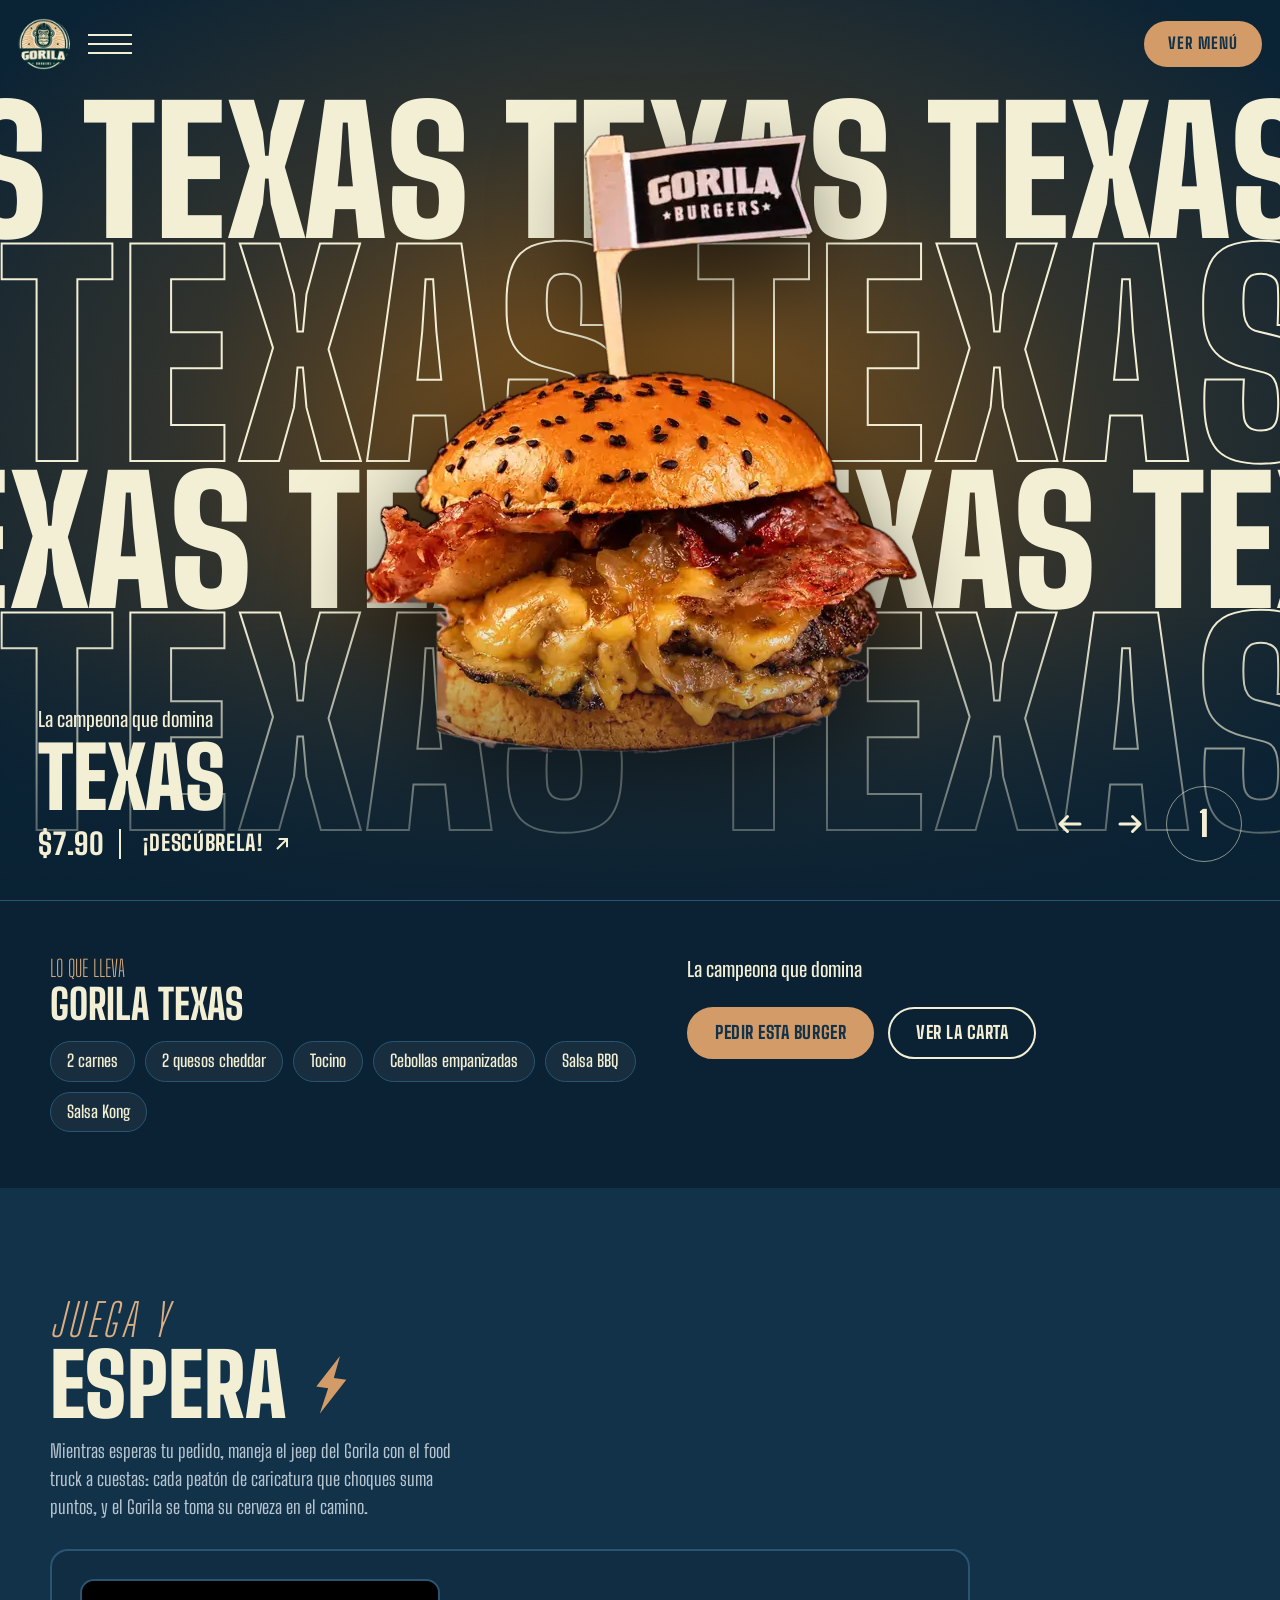
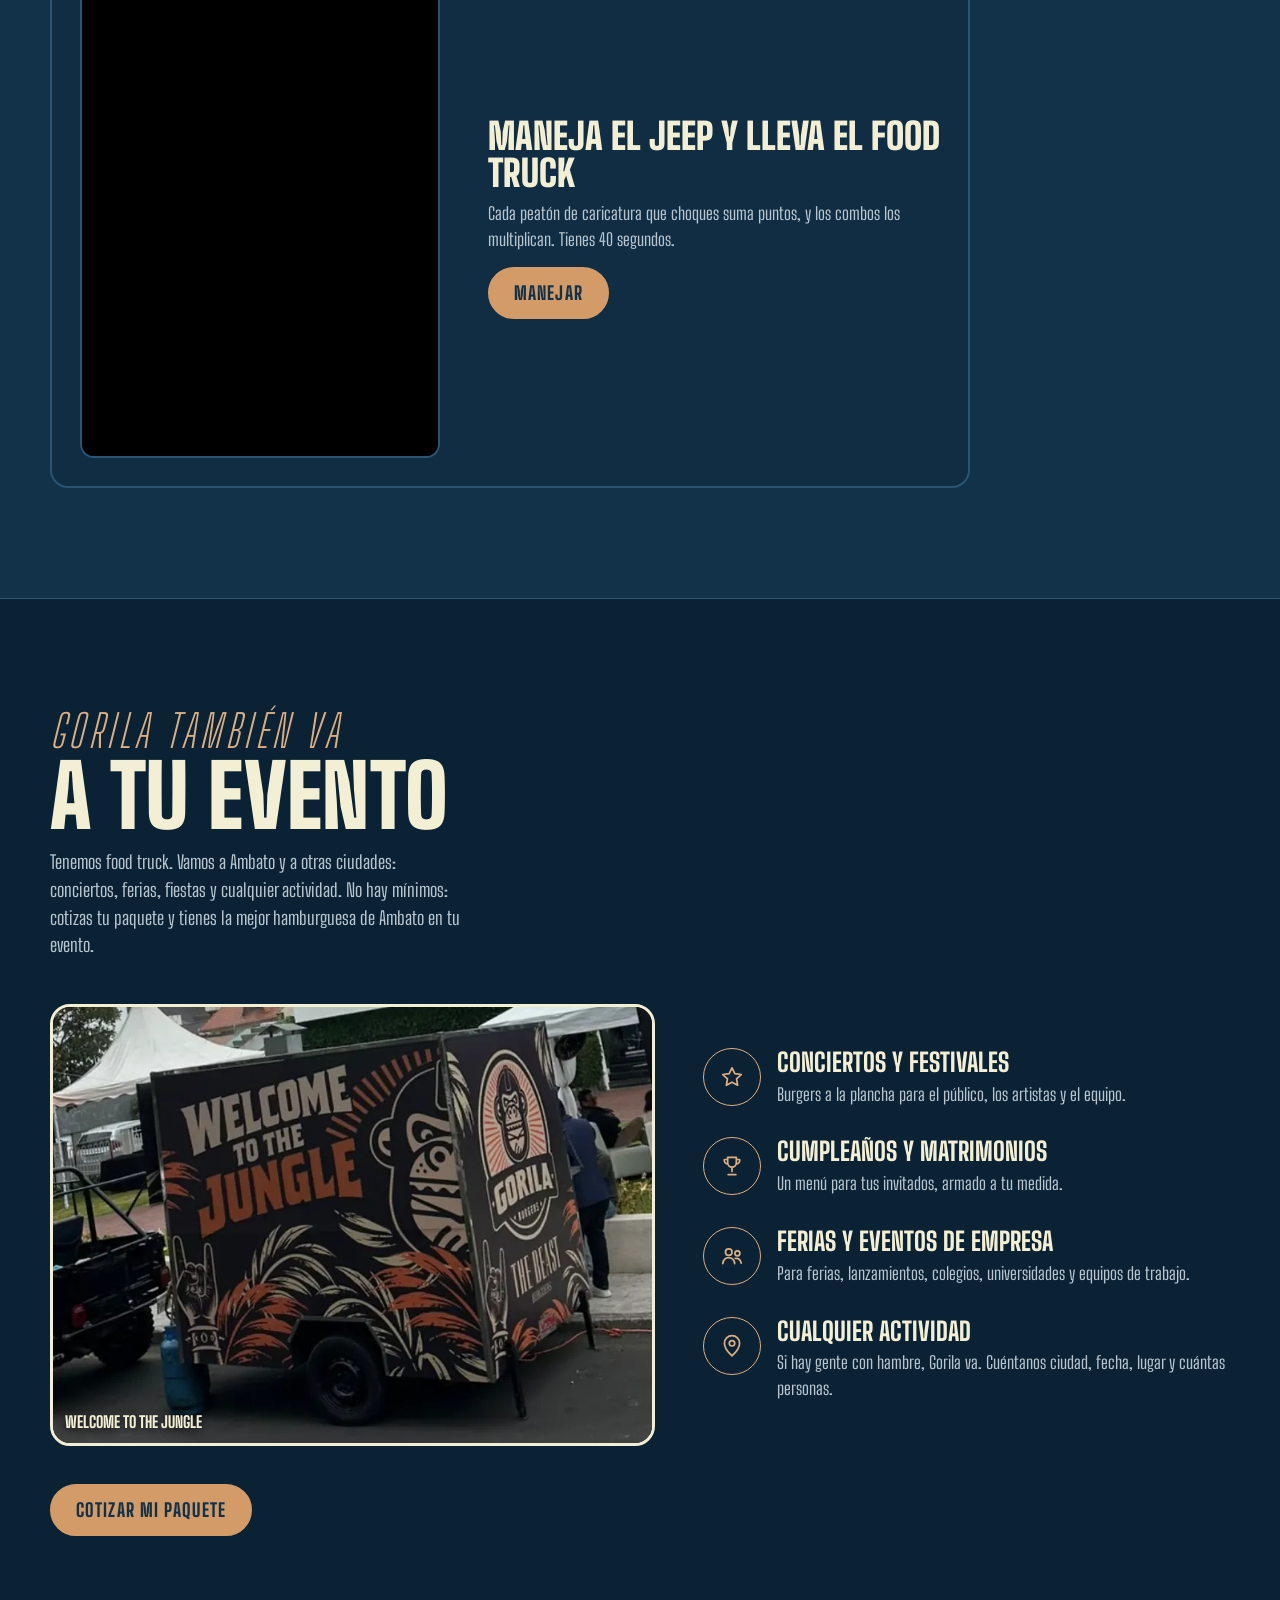
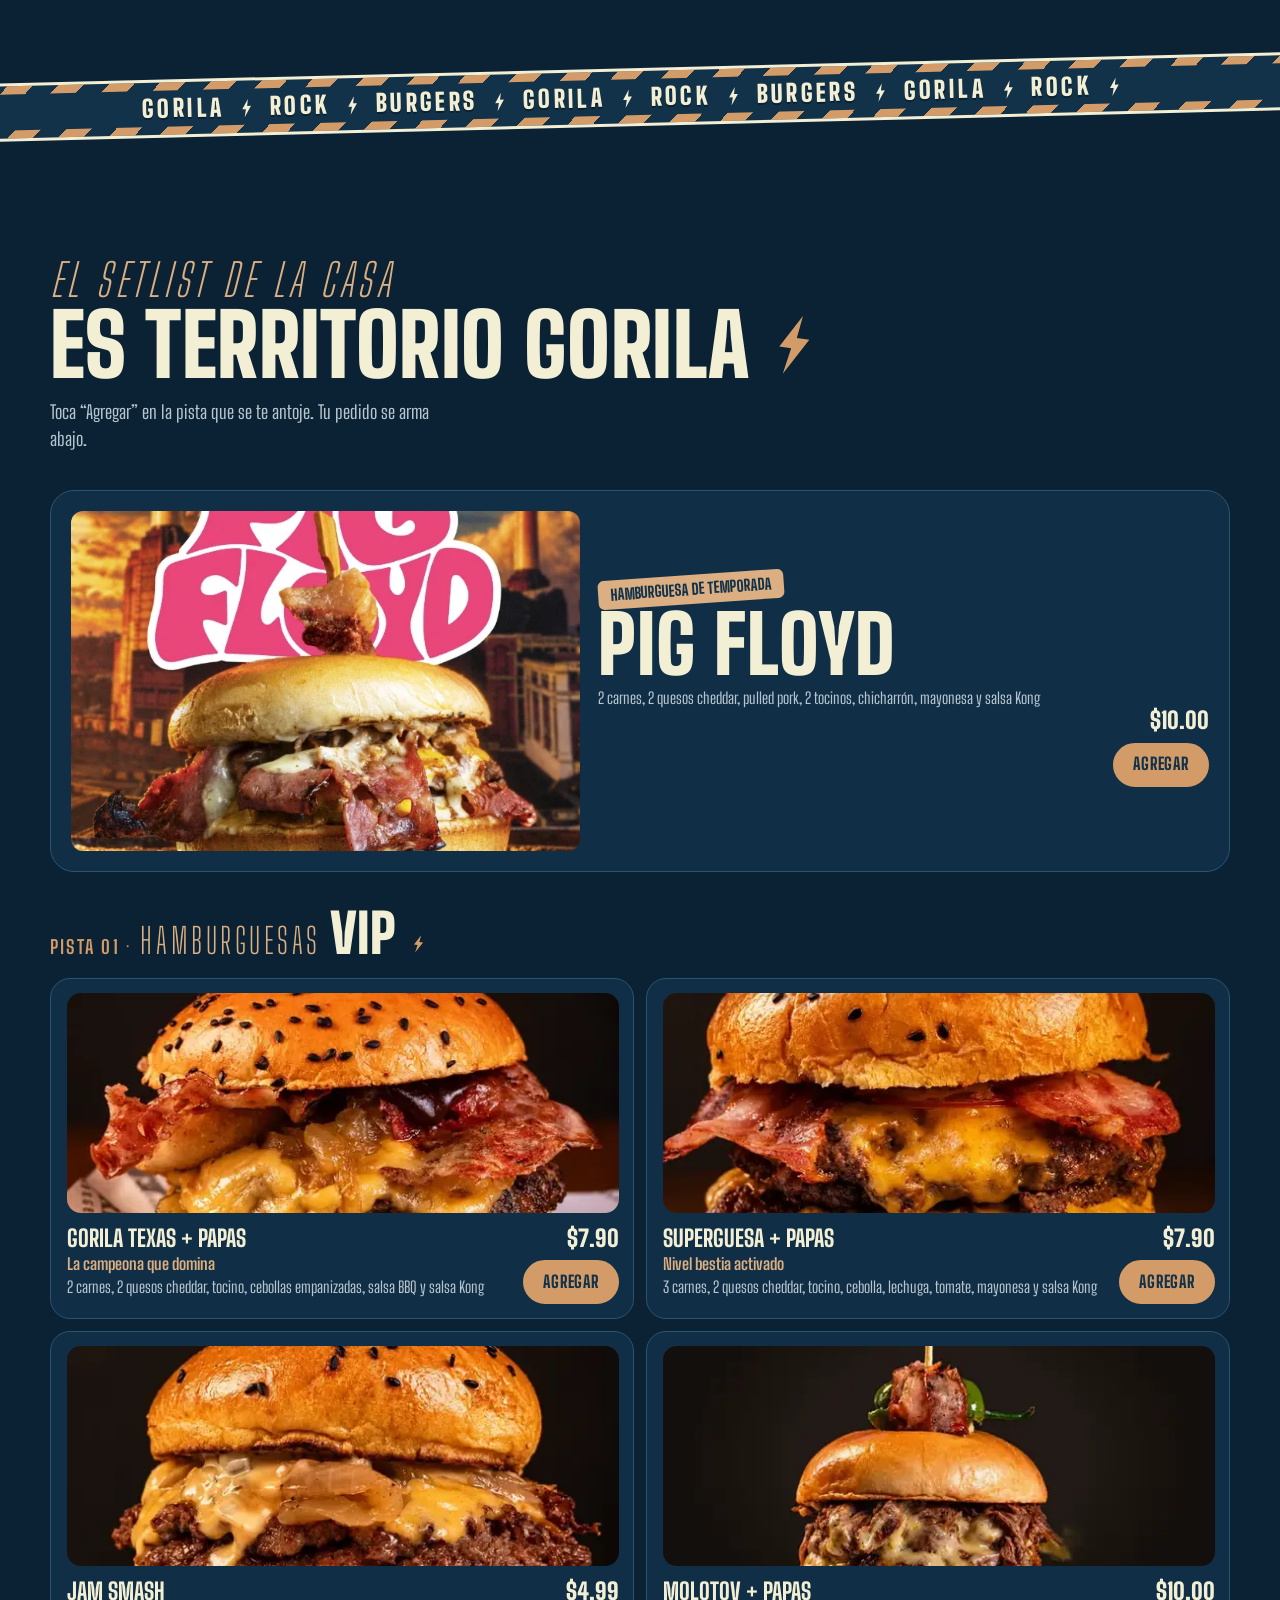
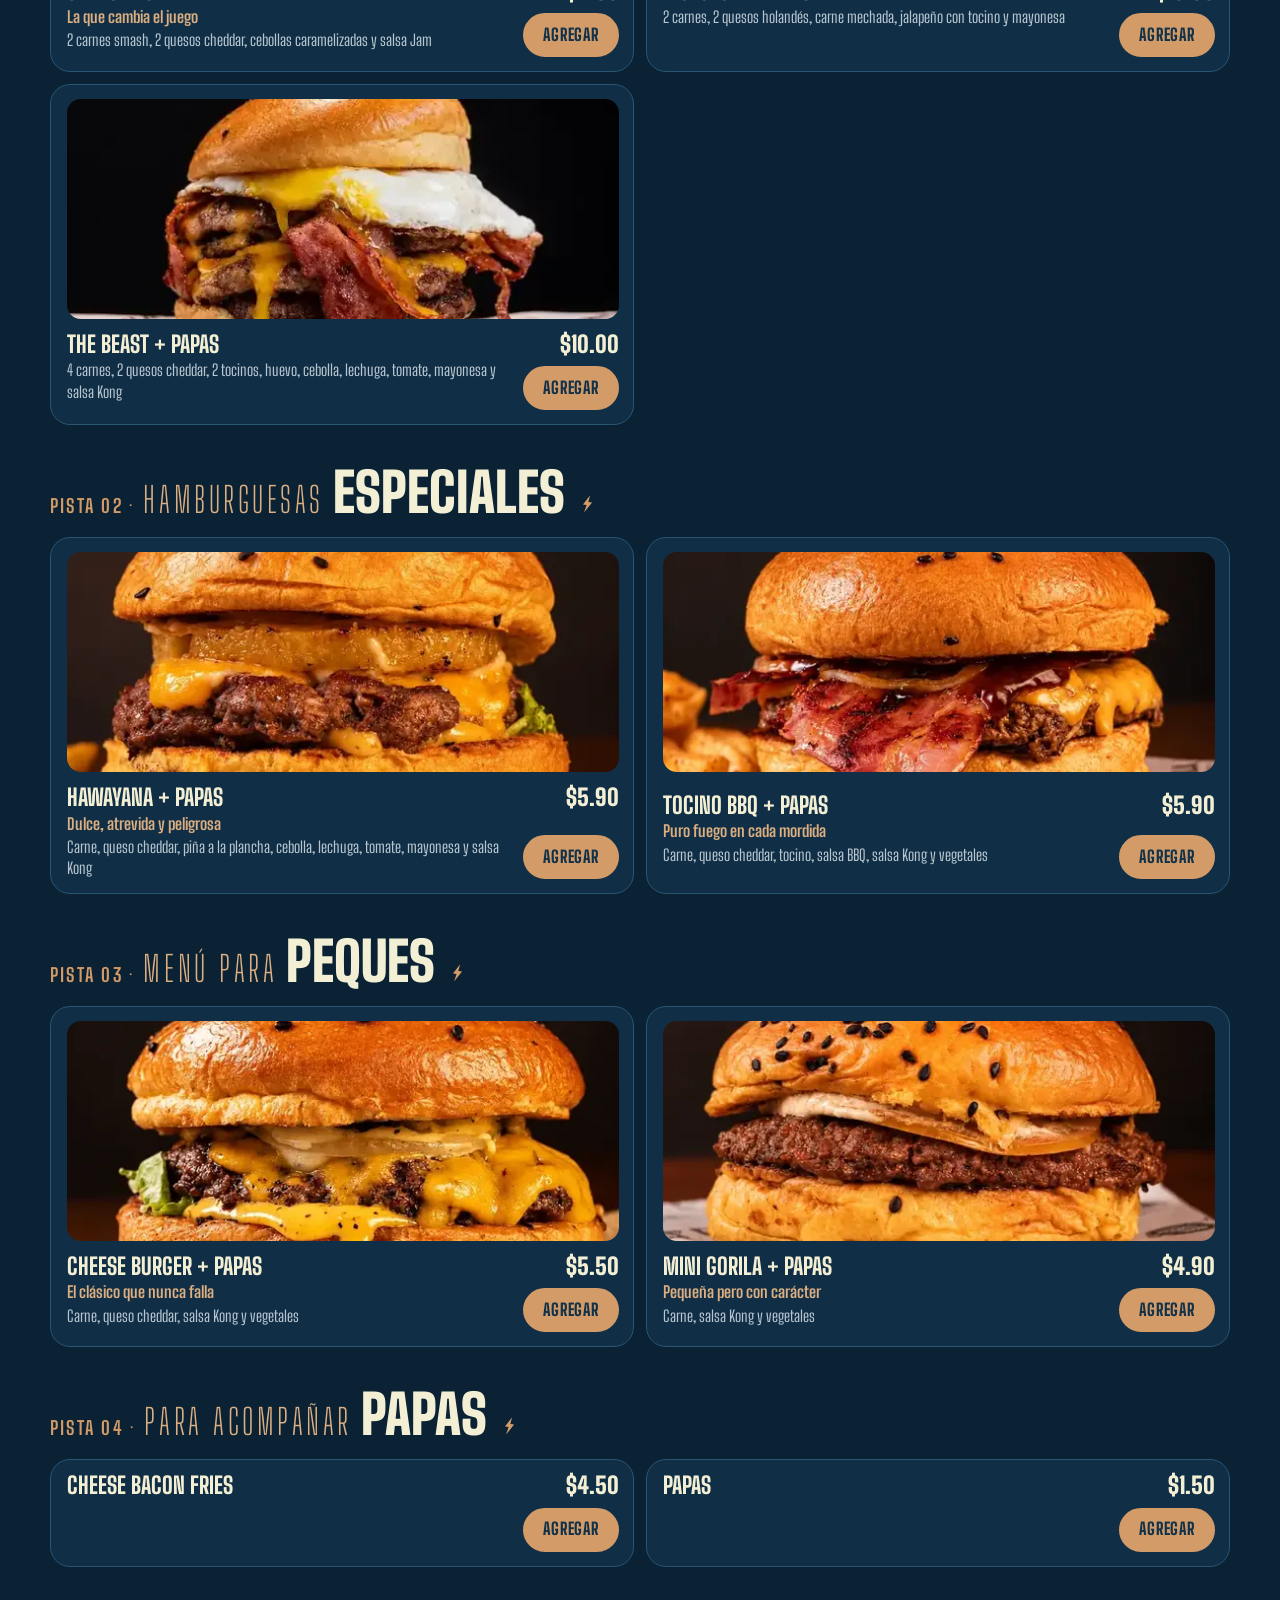
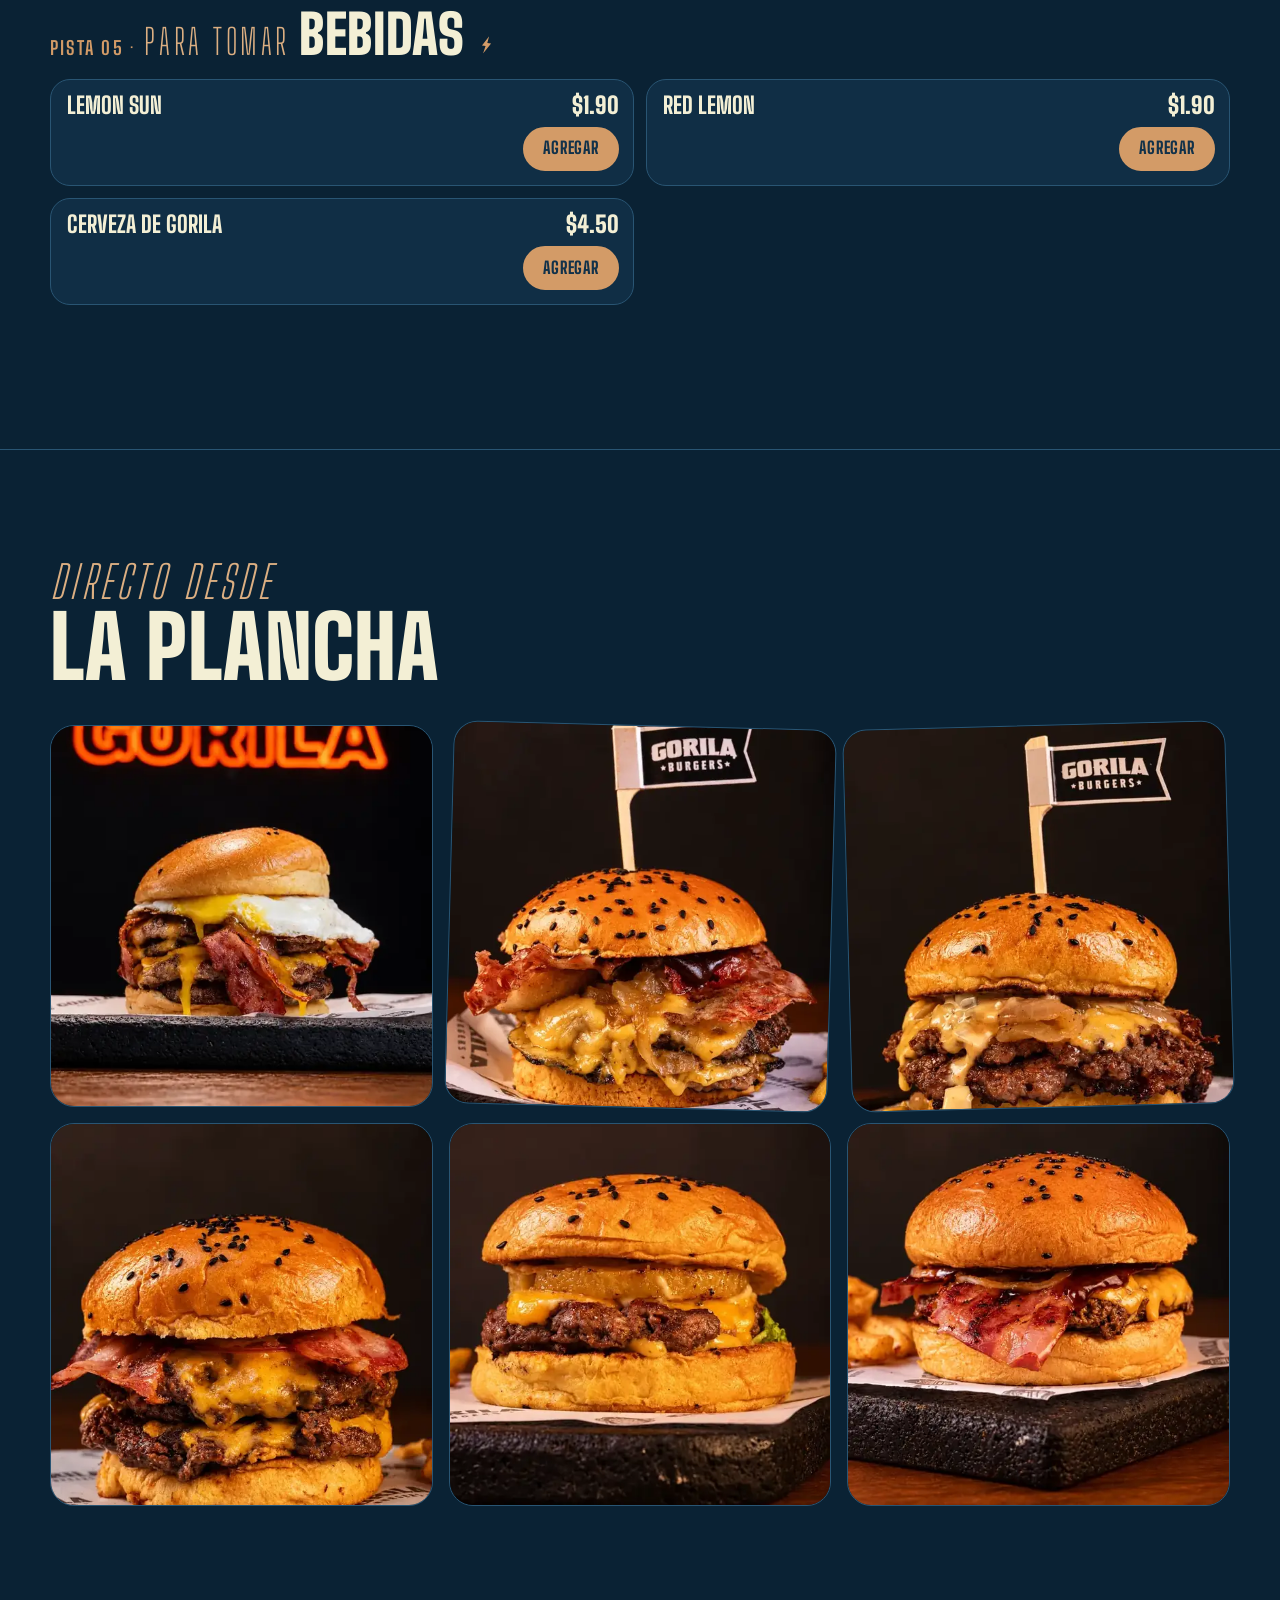
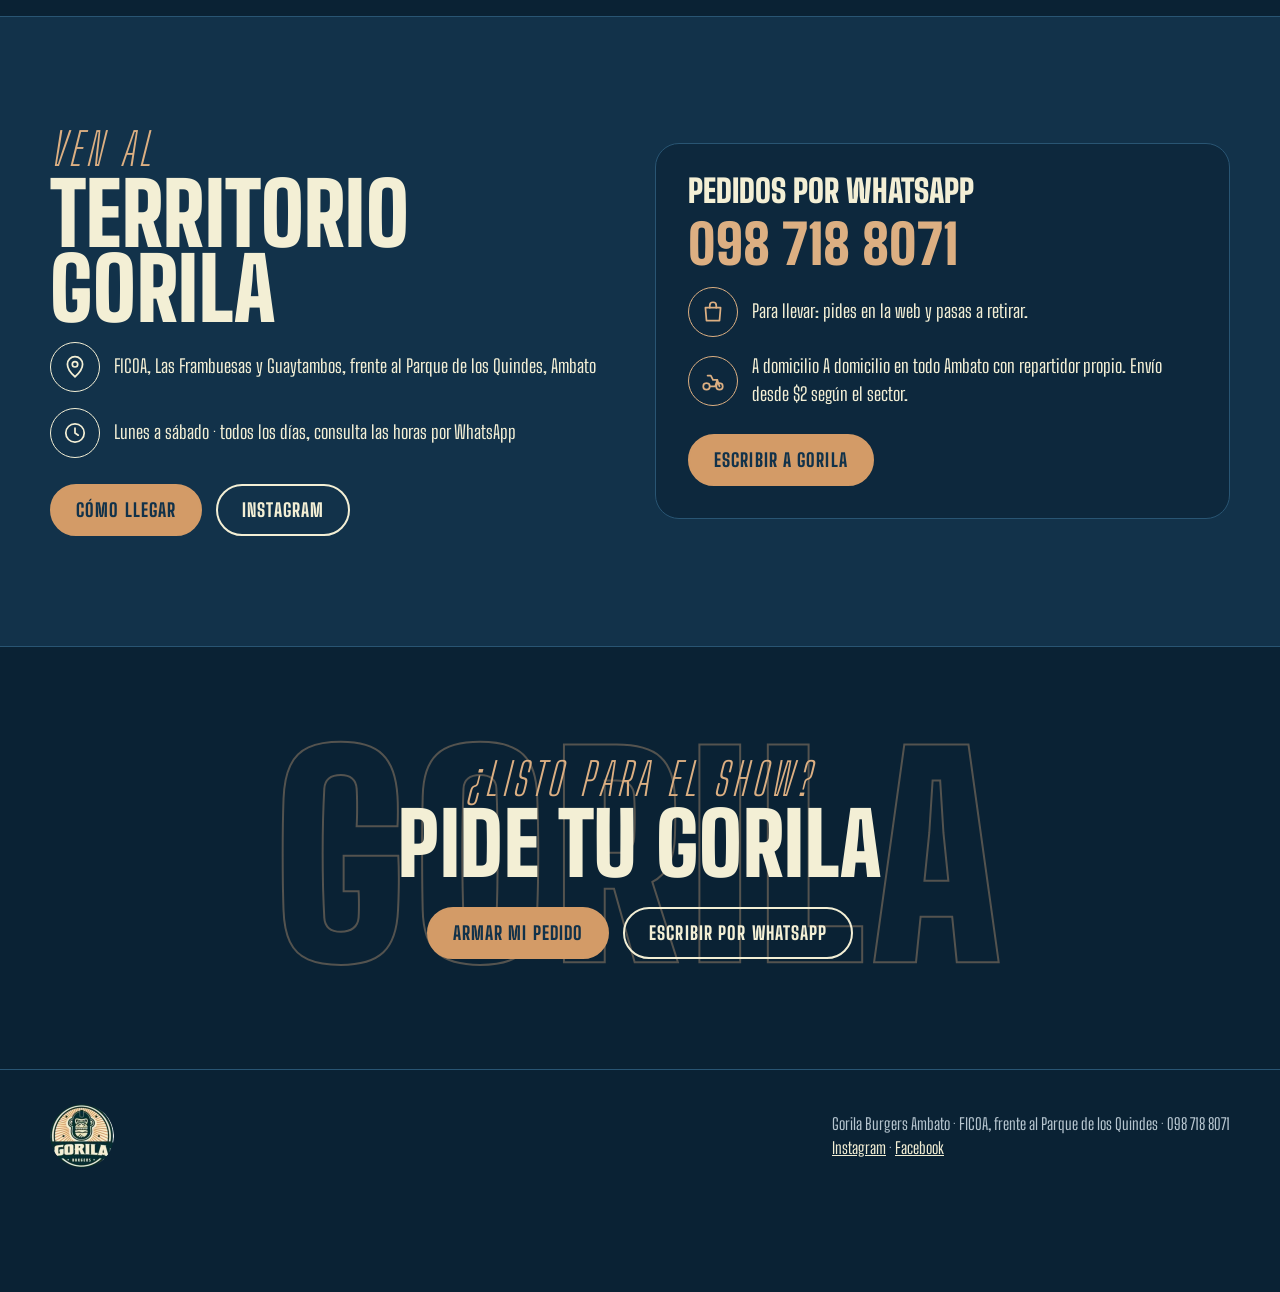
<file: index.html>
<!doctype html>
<html lang="es">
<head>
<meta charset="utf-8">
<meta name="viewport" content="width=device-width, initial-scale=1, viewport-fit=cover">
<meta name="robots" content="index, follow">
<meta name="theme-color" content="#12324A">
<link rel="icon" href="assets/favicon.png">
<link rel="preconnect" href="https://fonts.googleapis.com"><link rel="preconnect" href="https://fonts.gstatic.com" crossorigin>
<link rel="stylesheet" href="https://fonts.googleapis.com/css2?family=Big+Shoulders+Display:wght@300;700;800;900&amp;family=Big+Shoulders+Text:wght@400;600;700&amp;display=swap" media="print" onload="this.media='all'"><noscript><link rel="stylesheet" href="https://fonts.googleapis.com/css2?family=Big+Shoulders+Display:wght@300;700;800;900&amp;family=Big+Shoulders+Text:wght@400;600;700&amp;display=swap"></noscript>
<link rel="stylesheet" href="estilos/base.css">
<link rel="stylesheet" href="efectos/base.css">
<link rel="stylesheet" href="efectos/energia.css">
<link rel="stylesheet" href="efectos/rock.css">
<link rel="stylesheet" href="motor/pedido.css">
<style>:root { --fx-bg: #F3EFD5; --fx-paper: #FBF8EA; --fx-accent: #D39B67; --fx-ink: #12324A; --fx-deep: #12324A; --fx-pop: #DCAF82; --fx-font: "Big Shoulders Text", "Arial Narrow", Arial, sans-serif; --fx-font-disp: "Big Shoulders Display", Impact, "Arial Narrow", sans-serif; --fx-font-txt: "Big Shoulders Text", "Arial Narrow", Arial, sans-serif; --fx-deep-2: #0A2234; --fx-line-deep: #295573; --fx-soft: #dfe5e8; --fx-soft-2: #b6c5cf; --fx-warm: #7a4a1f; --fx-chat: #e6ddd0; }</style>

<link rel="stylesheet" href="modulos/restaurante/rest.css"><link rel="stylesheet" href="modulos/restaurante/rest-juego.css">
<link rel="preload" as="image" href="assets/corte-texas.webp" fetchpriority="high">
<title>Gorila Burgers Ambato · Burgers bestiales en FICOA</title>
<meta name="description" content="Gorila Burgers Ambato, en FICOA frente al Parque de los Quindes. Descubre qué Gorila eres hoy, arma tu pedido y envíalo listo por WhatsApp.">
<meta property="og:title" content="Gorila Burgers Ambato">
<meta property="og:description" content="Burgers bestiales, calidad brutal. Arma tu pedido en 1 minuto y envíalo por WhatsApp.">
<meta property="og:image" content="assets/og.jpg">
<meta property="og:image:width" content="1200"><meta property="og:image:height" content="630">
<script type="application/ld+json">
{"@context": "https://schema.org", "@type": "Restaurant", "name": "Gorila Burgers Ambato", "servesCuisine": "Hamburguesas", "telephone": "+593987188071", "address": {"@type": "PostalAddress", "streetAddress": "FICOA, Las Frambuesas y Guaytambos, frente al Parque de los Quindes", "addressLocality": "Ambato", "addressRegion": "Tungurahua", "addressCountry": "EC"}, "sameAs": ["https://www.instagram.com/gorila_burgerambato/", "https://www.facebook.com/p/Gorila-Burger-61558488550023/"]}
</script>
<style>
/* Hero */
.hero { position: relative; overflow: hidden; }
.hero .wrap { display: grid; gap: 28px; align-items: center; padding-block: clamp(28px, 5vw, 64px) clamp(44px, 6vw, 80px); grid-template-columns: minmax(0, 1.05fr) minmax(0, .95fr); }
.hero h1 { text-transform: uppercase; line-height: .84; }
.hero h1 .fino { display: block; font: 300 clamp(2.4rem, 6.4vw, 4.6rem)/.9 var(--fx-font-disp); }
.hero h1 .grueso { display: block; font: 900 clamp(4.2rem, 13vw, 9.6rem)/.84 var(--fx-font-disp); letter-spacing: .005em; }
.hero .lead { margin-top: 20px; max-width: 40ch; font-size: 1.2rem; color: var(--fx-soft); }
.hero-media { position: relative; justify-self: end; width: min(100%, 540px); }
.hero-foto { aspect-ratio: 572 / 553; border-radius: 22px; overflow: hidden; box-shadow: 10px 10px 0 var(--fx-accent); }
.hero-foto img { width: 100%; height: 100%; object-fit: cover; }
.hero .sello { position: absolute; left: -34px; bottom: -26px; z-index: 2; }
@media (max-width: 860px) {
  .hero .wrap { grid-template-columns: 1fr; }
  .hero-media { order: -1; justify-self: stretch; width: 100%; }
  .hero-foto { aspect-ratio: 4 / 3.6; }
  .hero .sello { left: auto; right: 10px; bottom: -22px; width: 108px; height: 108px; font-size: .98rem; }
}

/* Diagnóstico */
.diag .wrap { display: grid; gap: clamp(28px, 5vw, 64px); grid-template-columns: minmax(0, .9fr) minmax(0, 1.1fr); align-items: center; }
@media (max-width: 860px) { .diag .wrap { grid-template-columns: 1fr; } }
.caja { background: var(--fx-paper); border: 3px solid var(--fx-deep); border-radius: 20px; box-shadow: 8px 8px 0 var(--fx-deep); padding: clamp(20px, 3vw, 30px); min-height: 440px; display: flex; flex-direction: column; gap: 16px; }
.caja-cab { display: flex; align-items: center; gap: 12px; padding-bottom: 12px; border-bottom: 2px dashed color-mix(in srgb, var(--fx-deep) 30%, transparent); }
.caja-cab img { width: 42px; height: 42px; border-radius: 50%; }
.caja-cab b { display: block; font: 900 1.3rem/1 var(--fx-font-disp); text-transform: uppercase; }
.caja-cab small { font-size: .95rem; }
.prog { display: flex; align-items: center; gap: 12px; font: 700 .95rem var(--fx-font-txt); }
.prog .pista { flex: 1; height: 8px; border-radius: 99px; background: color-mix(in srgb, var(--fx-deep) 15%, transparent); overflow: hidden; }
.prog .pista div { height: 100%; background: var(--fx-accent); border-radius: 99px; transition: width .35s var(--fx-ease); }
.caja h3 { font: 900 clamp(1.8rem, 4vw, 2.4rem)/.95 var(--fx-font-disp); text-transform: uppercase; }
.ops { display: grid; gap: 10px; }
.op { display: flex; align-items: center; gap: 12px; min-height: 58px; padding: 10px 16px; text-align: left; background: #fff; border: 2px solid var(--fx-deep); border-radius: 12px; font: 700 1.12rem/1.2 var(--fx-font-txt); color: var(--fx-ink); cursor: pointer; transition: transform .2s var(--fx-ease), box-shadow .2s; box-shadow: 3px 3px 0 var(--fx-deep); }
.op:active { transform: translate(3px, 3px); box-shadow: none; }
.op small { display: block; font-weight: 400; font-size: .95rem; }
.enlace { align-self: flex-start; min-height: 44px; border: 0; background: none; font: 700 1.05rem var(--fx-font-txt); color: var(--fx-ink); cursor: pointer; padding: 0; text-decoration: underline; text-underline-offset: 3px; }
.reco { background: var(--fx-deep); color: var(--fx-bg); border-radius: 14px; padding: 18px; }
.reco small { color: var(--fx-pop); font: 700 .95rem var(--fx-font-txt); }
.reco b { display: block; font: 900 clamp(2.1rem, 5vw, 2.8rem)/.9 var(--fx-font-disp); text-transform: uppercase; margin: 6px 0; }
.reco p { color: var(--fx-soft); }
.reco .precio { font: 900 1.8rem/1 var(--fx-font-disp); color: var(--fx-pop); margin-top: 10px; }

/* Cómo pides */
.pasos { display: grid; gap: 30px; grid-template-columns: repeat(auto-fit, minmax(min(100%, 250px), 1fr)); margin-top: 44px; }
.paso { display: flex; gap: 16px; align-items: flex-start; }
.paso .ico { color: var(--fx-pop); }
.paso b { font: 300 1.1rem var(--fx-font-disp); color: var(--fx-pop); }
.paso h3 { font: 800 1.6rem/1 var(--fx-font-disp); text-transform: uppercase; margin: 2px 0 6px; }
.paso p { color: var(--fx-soft); }
.eventos-cta { margin-top: 38px; }
.evento-grid { display: grid; gap: 30px; margin-top: 44px; }
.evento-grid .pasos { margin-top: 0; grid-template-columns: 1fr; }
.evento-foto { margin: 0; position: relative; border-radius: 20px; overflow: hidden; border: 3px solid var(--fx-bg); background: var(--fx-deep-2, #0a2234); }
.evento-foto img { display: block; width: 100%; height: auto; }
.evento-foto figcaption { position: absolute; left: 12px; bottom: 12px; right: 12px; font: 800 1rem/1.15 var(--fx-font-disp); text-transform: uppercase; color: var(--fx-bg); text-shadow: 0 2px 8px rgba(0,0,0,.8); }
@media (min-width: 900px) { .evento-grid.con-foto { grid-template-columns: minmax(0, 1.15fr) minmax(0, 1fr); align-items: center; gap: 48px; } }

/* Galería */
.galeria { display: grid; gap: 16px; grid-template-columns: repeat(auto-fit, minmax(min(100%, 300px), 1fr)); margin-top: 40px; }
.galeria figure { margin: 0; border-radius: 18px; border: 3px solid var(--fx-bg); aspect-ratio: 1 / 1; }
.galeria img { width: 100%; height: 100%; object-fit: cover; }
.galeria figure:nth-child(2) { transform: rotate(1.5deg); } .galeria figure:nth-child(3) { transform: rotate(-1.5deg); }

/* Qué cambia */
.cambia { display: grid; gap: 22px; grid-template-columns: repeat(auto-fit, minmax(min(100%, 320px), 1fr)); margin-top: 40px; }
.chat { border-radius: 20px; padding: 18px; background: var(--fx-chat); border: 3px solid var(--fx-deep); }
.chat h3 { font: 800 1.4rem/1 var(--fx-font-disp); text-transform: uppercase; margin-bottom: 12px; display: flex; gap: 10px; align-items: center; }
.burbuja { max-width: 88%; padding: 9px 12px; border-radius: 12px; margin: 8px 0; font: 400 1.02rem/1.35 var(--fx-font-txt); background: #fff; white-space: pre-line; }
.burbuja.yo { margin-left: auto; background: #d9fdd3; }
.chat.despues { background: var(--fx-deep); }
.chat.despues h3 { color: var(--fx-bg); }

/* Dónde */
.donde { display: grid; gap: 30px; grid-template-columns: minmax(0, 1fr) minmax(0, 1fr); align-items: center; }
@media (max-width: 860px) { .donde { grid-template-columns: 1fr; } }
.dato { display: flex; gap: 14px; align-items: center; margin-top: 16px; font-size: 1.15rem; }
.dato .ico { width: 50px; height: 50px; }

/* Cierre */
.cierre { overflow: hidden; text-align: center; }
.cierre .contorno { position: absolute; left: 50%; top: 50%; transform: translate(-50%, -50%); white-space: nowrap; }
.cierre .wrap { position: relative; }
.cierre .acciones { justify-content: center; }
.demo-links { display: flex; flex-wrap: wrap; gap: 8px 18px; justify-content: center; margin-top: 22px; font-size: 1.02rem; }
</style>
</head>
<body class="rb-pagina fx-rock-cartel" data-pagina="Landing (Pro)" data-secciones='["Vitrina de burgers (inicio)", "Mini juego Gorila arriba", "Food truck y eventos", "Carta", "Galería", "Dónde estamos", "Cierre"]'>
<svg width="0" height="0" style="position:absolute" aria-hidden="true"><defs>
  <symbol id="i-reloj" viewBox="0 0 24 24"><circle cx="12" cy="12" r="8.5"/><path d="M12 7.5V12l3 2"/></symbol>
  <symbol id="i-pin" viewBox="0 0 24 24"><path d="M12 21s7-6 7-11.5a7 7 0 0 0-14 0C5 15 12 21 12 21z"/><circle cx="12" cy="9.5" r="2.5"/></symbol>
  <symbol id="i-tel" viewBox="0 0 24 24"><rect x="7" y="2.5" width="10" height="19" rx="2"/><path d="M11 18.5h2"/></symbol>
  <symbol id="i-burger" viewBox="0 0 24 24"><path d="M4 10a8 5 0 0 1 16 0z"/><path d="M3.5 13.5h17M4 17h16a0 0 0 0 1 0 0 3 3 0 0 1-3 3H7a3 3 0 0 1-3-3z"/><path d="M9 7h.01M13 6.5h.01M15.5 8h.01"/></symbol>
  <symbol id="i-bolsa" viewBox="0 0 24 24"><path d="M5 8h14l-1 12H6z"/><path d="M9 8V6a3 3 0 0 1 6 0v2"/></symbol>
  <symbol id="i-moto" viewBox="0 0 24 24"><circle cx="6" cy="17" r="3"/><circle cx="18" cy="17" r="3"/><path d="M9 17h5l2-6h-4M16 11l2 6M12 11 10 7H7"/></symbol>
  <symbol id="i-envio" viewBox="0 0 24 24"><path d="M21 4 3 11l7 3 3 7z"/><path d="m10 14 4-4"/></symbol>
  <symbol id="i-chat" viewBox="0 0 24 24"><path d="M4 5h16v11H9l-5 4z"/></symbol>
  <symbol id="i-web" viewBox="0 0 24 24"><rect x="3.5" y="4.5" width="17" height="15" rx="1.5"/><path d="M3.5 9h17M7 6.8h.01M9.5 6.8h.01"/></symbol>
  <symbol id="i-ok" viewBox="0 0 24 24"><path d="m5 12 4.5 4.5L19 7"/></symbol>
  <symbol id="i-pago" viewBox="0 0 24 24"><rect x="3" y="6" width="18" height="12" rx="1.5"/><path d="M3 10h18M7 14h3"/></symbol>
  <symbol id="i-llave" viewBox="0 0 24 24"><rect x="5" y="10.5" width="14" height="10" rx="1.5"/><path d="M8 10.5V7.5a4 4 0 0 1 8 0v3"/></symbol>
  <symbol id="i-foto" viewBox="0 0 24 24"><path d="M4 8h3l2-2.5h6L17 8h3v11H4z"/><circle cx="12" cy="13" r="3.5"/></symbol>
  <symbol id="i-lista" viewBox="0 0 24 24"><path d="M9 6h11M9 12h11M9 18h11M4.5 6h.01M4.5 12h.01M4.5 18h.01"/></symbol>
  <symbol id="i-copa" viewBox="0 0 24 24"><path d="M8 4h8v5a4 4 0 0 1-8 0zM8 6H5a3 3 0 0 0 3 4M16 6h3a3 3 0 0 1-3 4M12 13v4M8.5 20h7"/></symbol>
  <symbol id="i-qr" viewBox="0 0 24 24"><rect x="3.5" y="3.5" width="6" height="6" rx="1"/><rect x="14.5" y="3.5" width="6" height="6" rx="1"/><rect x="3.5" y="14.5" width="6" height="6" rx="1"/><path d="M14.5 14.5h2v2h-2zM18.5 14.5h2M14.5 18.5h2M18.5 18.5v2"/></symbol>
  <symbol id="i-estrella" viewBox="0 0 24 24"><path d="m12 3.5 2.6 5.3 5.9.9-4.3 4.1 1 5.8L12 16.8 6.8 19.6l1-5.8-4.3-4.1 5.9-.9z"/></symbol>
  <symbol id="i-tarjeta" viewBox="0 0 24 24"><rect x="3" y="5.5" width="18" height="13" rx="2.5"/><path d="M3 10h18M7 15h4"/></symbol>
  <symbol id="i-caja" viewBox="0 0 24 24"><path d="M6 3.5h12v5H6zM4 8.5h16l-1.5 11h-13z"/><path d="M9 13h6"/></symbol>
  <symbol id="i-equipo" viewBox="0 0 24 24"><circle cx="9" cy="8.5" r="3"/><circle cx="17" cy="9.5" r="2.3"/><path d="M3.5 19c.5-3.5 2.7-5.5 5.5-5.5s5 2 5.5 5.5M15 14.2c2.6-.4 4.7 1 5.5 4.3"/></symbol>
  <symbol id="i-juego" viewBox="0 0 24 24"><path d="M8 4h8v5a4 4 0 0 1-8 0zM8 6H5a3 3 0 0 0 3 4M16 6h3a3 3 0 0 1-3 4M12 13v4M8.5 20h7"/></symbol>
  <symbol id="i-agenda" viewBox="0 0 24 24"><rect x="3.5" y="5" width="17" height="15" rx="2.5"/><path d="M3.5 10h17M8 3v4M16 3v4M8 14h2M13 14h3M8 17h2"/></symbol>
  <symbol id="i-panel" viewBox="0 0 24 24"><rect x="3.5" y="3.5" width="7" height="7" rx="1.5"/><rect x="13.5" y="3.5" width="7" height="7" rx="1.5"/><rect x="3.5" y="13.5" width="7" height="7" rx="1.5"/><rect x="13.5" y="13.5" width="7" height="7" rx="1.5"/></symbol>
</defs></svg>




<main>
<dialog class="rb-menu" id="rb-menu" aria-label="Menú">
  <div class="rb-menu-cab"><span></span><form method="dialog"><button class="rb-menu-x" aria-label="Cerrar el menú"><svg viewBox="0 0 40 40"><path d="M6 6l28 28M34 6L6 34"/></svg></button></form></div>
  <nav><a href="#inicio">Inicio</a>
  <a href="#rb-detalle">Las burgers</a>
  <a href="#carta">Carta</a>
  <a href="#juego">Juega y espera</a>
  <a href="#eventos">Food truck y eventos</a>
  <a href="#donde">Dónde estamos</a>
  </nav>
  <footer>
    <p><a href="https://www.instagram.com/gorila_burgerambato/" rel="noopener">Instagram</a><br><a href="https://www.facebook.com/p/Gorila-Burger-61558488550023/" rel="noopener">Facebook</a><br>FICOA · frente al Parque de los Quindes</p>
    <a class="rb-sello" href="#carta" aria-label="Ver menú">
      <svg class="giro" viewBox="0 0 200 200" aria-hidden="true"><defs><path id="rb-circ" d="M100,100 m-78,0 a78,78 0 1,1 156,0 a78,78 0 1,1 -156,0"/></defs><text><textPath href="#rb-circ">Ver menú · Ver menú · Ver menú ·</textPath></text></svg>
      <svg class="flecha" viewBox="0 0 24 24" aria-hidden="true"><path d="M6 18L18 6M8 6h10v10"/></svg>
    </a>
  </footer>
</dialog>

<section class="rb-hero fx-rock-gastado" id="inicio" aria-roledescription="carrusel" aria-label="Las burgers de Gorila">
  <header class="rb-cab"><div class="wrap">
  <div class="rb-cab-izq">
    <a class="rb-logo" href="#inicio" aria-label="Gorila Burgers, inicio"><img src="assets/logo.webp" alt="" width="52" height="52"></a>
    <button type="button" class="rb-menu-btn" id="rb-abrir" aria-label="Abrir el menú" aria-haspopup="dialog"><i></i><i></i><i></i></button>
  </div>
  <div class="rb-cab-der">
    
    <a class="rb-pill lleno" href="#carta" data-pedir>Ver menú</a>
  </div>
</div></header>
  <div id="rb-centinela" aria-hidden="true" style="position:absolute;top:140px;left:0;width:1px;height:1px;pointer-events:none"></div>
  <div id="rb-glows" aria-hidden="true"></div>
  <div class="rb-filas" id="rb-filas" aria-hidden="true"></div>
  <div class="rb-escena" id="rb-escena"><div class="rb-slide on" data-n="0" role="group" aria-roledescription="diapositiva" aria-label="1"><img src="assets/corte-texas.webp" alt="Gorila Texas con la banderita de Gorila, doble carne, cebolla caramelizada y tocino" width="553" height="620" fetchpriority="high" decoding="async"></div></div>
  <div class="rb-pie">
    <div class="rb-texto" aria-live="polite">
      <p class="rb-intro" id="rb-intro"></p>
      <h1 class="rb-nombre" id="rb-nombre"></h1>
      <a class="rb-desc" id="rb-desc" href="#rb-detalle"><span class="rb-precio" id="rb-precio"></span>¡Descúbrela! <svg viewBox="0 0 24 24" aria-hidden="true"><path d="M6 18L18 6M8 6h10v10"/></svg></a>
    </div>
    <div class="rb-derecha">
      <div class="rb-controles">
        <button type="button" class="rb-flecha" id="rb-ant" aria-label="Burger anterior"><svg viewBox="0 0 24 24"><path d="M20 12H4M10 6l-6 6 6 6"/></svg></button>
        <button type="button" class="rb-flecha" id="rb-sig" aria-label="Burger siguiente"><svg viewBox="0 0 24 24"><path d="M4 12h16M14 6l6 6-6 6"/></svg></button>
        <span class="rb-contador" id="rb-n" aria-hidden="true">1</span>
      </div>
    </div>
  </div>
</section>

<section class="rb-detalle" id="rb-detalle"><div class="wrap">
  <div><h2 id="rb-det-tit"></h2><div class="rb-fichas" id="rb-fichas"></div><div id="rb-quedan"></div></div>
  <div><p class="rb-intro" id="rb-det-txt" style="max-width:46ch"></p><div class="acciones"><a class="rb-boton lleno" id="rb-pedir" href="#carta">Pedir esta burger</a><a class="rb-boton" href="#carta">Ver la carta</a></div></div>
</div></section>




<section class="sec papel" id="juego"><div class="wrap">
  <div data-reveal>
    <h2 class="doble"><span>Juega y</span>espera</h2>
    <p class="intro">Mientras esperas tu pedido, maneja el jeep del Gorila con el food truck a cuestas: cada peatón de caricatura que choques suma puntos, y el Gorila se toma su cerveza en el camino.</p>
  </div>
  <div id="juego-raiz" aria-live="polite"></div>
</div></section>



<section class="sec oscuro eventos" id="eventos"><div class="wrap">
  <h2 class="doble" data-reveal><span>Gorila también va</span>a tu evento</h2>
  <p class="intro" data-reveal>Tenemos food truck. Vamos a Ambato y a otras ciudades: conciertos, ferias, fiestas y cualquier actividad. No hay mínimos: cotizas tu paquete y tienes la mejor hamburguesa de Ambato en tu evento.</p>
  <div class="evento-grid con-foto">
    <figure class="evento-foto" data-reveal><img src="assets/foodtruck-jungla.webp" alt="Food truck de Gorila Burgers con la frase Welcome to the Jungle, listo para un evento" width="807" height="587" loading="lazy"><figcaption>Welcome to the jungle</figcaption></figure>
    <div class="pasos" data-stagger>
    <div class="paso"><span class="ico"><svg><use href="#i-estrella"/></svg></span><div><h3>Conciertos y festivales</h3><p>Burgers a la plancha para el público, los artistas y el equipo.</p></div></div>
    <div class="paso"><span class="ico"><svg><use href="#i-copa"/></svg></span><div><h3>Cumpleaños y matrimonios</h3><p>Un menú para tus invitados, armado a tu medida.</p></div></div>
    <div class="paso"><span class="ico"><svg><use href="#i-equipo"/></svg></span><div><h3>Ferias y eventos de empresa</h3><p>Para ferias, lanzamientos, colegios, universidades y equipos de trabajo.</p></div></div>
    <div class="paso"><span class="ico"><svg><use href="#i-pin"/></svg></span><div><h3>Cualquier actividad</h3><p>Si hay gente con hambre, Gorila va. Cuéntanos ciudad, fecha, lugar y cuántas personas.</p></div></div>
    
    </div>
  </div>
  <div class="acciones eventos-cta" data-reveal><a class="btn fx-brillo" data-wa="Hola Gorila, quiero cotizar el food truck para un evento. Ciudad, tipo de evento, fecha, lugar y número de personas:">Cotizar mi paquete</a></div>
</div></section>

<div class="fx-rock-caja" aria-hidden="true"><div class="fx-rock-cinta"><p><span>Gorila</span><i class="fx-rock-rayo"></i><span>Rock</span><i class="fx-rock-rayo"></i><span>Burgers</span><i class="fx-rock-rayo"></i><span>Gorila</span><i class="fx-rock-rayo"></i><span>Rock</span><i class="fx-rock-rayo"></i><span>Burgers</span><i class="fx-rock-rayo"></i><span>Gorila</span><i class="fx-rock-rayo"></i><span>Rock</span><i class="fx-rock-rayo"></i></p></div></div>
<section class="sec fx-rock-setlist" id="carta"><div class="wrap">
  <h2 class="doble" data-reveal><span>El setlist de la casa</span>es territorio Gorila</h2>
  <p class="intro" data-reveal>Toca “Agregar” en la pista que se te antoje. Tu pedido se arma abajo.</p>
  <div id="carta-lista" style="margin-top:36px"></div>
</div></section>

<section class="sec oscuro" id="galeria"><div class="wrap">
  <h2 class="doble" data-reveal><span>Directo desde</span>la plancha</h2>
  <div class="galeria" data-stagger>
    <figure class="fx-zoom"><img src="assets/foto-huevo-neon.webp" alt="Beast: doble carne con huevo frito y tocino frente al neón This is Gorila" width="560" height="840" loading="lazy" style="object-position:50% 72%"></figure>
    <figure class="fx-zoom"><img src="assets/foto-texas.webp" alt="Gorila Texas con la banderita de Gorila, doble carne, cebolla y tocino" width="560" height="840" loading="lazy" style="object-position:50% 35%"></figure>
    <figure class="fx-zoom"><img src="assets/foto-jam.webp" alt="Jam Smash con la banderita de Gorila, queso fundido y cebolla caramelizada" width="560" height="840" loading="lazy" style="object-position:50% 25%"></figure>
    <figure class="fx-zoom"><img src="assets/foto-superguesa.webp" alt="SuperGuesa: doble carne con doble cheddar y tocino" width="560" height="840" loading="lazy"></figure>
    <figure class="fx-zoom"><img src="assets/foto-hawayana.webp" alt="Hawayana con piña a la plancha y cheddar" width="560" height="840" loading="lazy"></figure>
    <figure class="fx-zoom"><img src="assets/foto-tocino-bbq.webp" alt="Tocino BBQ con salsa BBQ y papas" width="560" height="840" loading="lazy"></figure>
    
  </div>
</div></section>



<section class="sec arena" id="donde"><div class="wrap donde">
  <div data-reveal>
    <h2 class="doble"><span>Ven al</span>territorio Gorila</h2>
    <div class="dato"><span class="ico"><svg><use href="#i-pin"/></svg></span><span>FICOA, Las Frambuesas y Guaytambos, frente al Parque de los Quindes, Ambato</span></div>
    <div class="dato"><span class="ico"><svg><use href="#i-reloj"/></svg></span><span>Lunes a sábado · todos los días, consulta las horas por WhatsApp</span></div>
    <div class="acciones">
      <a class="btn" href="https://www.google.com/maps/search/?api=1&amp;query=Gorila+Burgers+FICOA+Ambato" target="_blank" rel="noopener">Cómo llegar</a>
      <a class="btn btn-linea" id="ig" target="_blank" rel="noopener">Instagram</a>
    </div>
  </div>
  <div class="oscuro" style="border-radius:20px;padding:clamp(22px,3vw,32px);box-shadow:8px 8px 0 var(--fx-deep);border:3px solid var(--fx-deep)" data-reveal>
    <h3 style="font:900 2rem/.95 var(--fx-font-disp);text-transform:uppercase">Pedidos por WhatsApp</h3>
    <p style="font:900 clamp(2.4rem,7vw,3.4rem)/1 var(--fx-font-disp);color:var(--fx-pop);margin:10px 0 6px">098 718 8071</p>
    <div class="dato"><span class="ico" style="color:var(--fx-pop)"><svg><use href="#i-bolsa"/></svg></span><span>Para llevar: pides en la web y pasas a retirar.</span></div>
    <div class="dato"><span class="ico" style="color:var(--fx-pop)"><svg><use href="#i-moto"/></svg></span><span>A domicilio A domicilio en todo Ambato con repartidor propio. Envío desde $2 según el sector.</span></div>
    <div class="acciones"><a class="btn" data-wa="Hola Gorila, quiero hacer un pedido.">Escribir a Gorila</a></div>
  </div>
</div></section>

<section class="sec oscuro cierre"><div class="contorno" aria-hidden="true">Gorila</div><div class="wrap">
  <h2 class="doble" data-reveal><span>¿Listo para el show?</span>Pide tu Gorila</h2>
  <div class="acciones"><a class="btn" href="#carta">Armar mi pedido</a><a class="btn btn-linea" data-wa="Hola Gorila, quiero hacer una consulta.">Escribir por WhatsApp</a></div>
  
</div></section>
<section class="rb-led" id="rb-led" hidden><div class="wrap">
  <h2 id="rb-led-tit"></h2><div class="rb-led-cifras" id="rb-led-cifras" role="img" aria-label=""></div><p>Se actualiza con cada venta de Gorila Burgers.</p><span class="rb-ejemplo" id="rb-led-ej" hidden>Cifra de ejemplo de la demo: la real sale de tus ventas</span>
</div></section>

</main>

<footer><div class="wrap">
  <img src="assets/logo.webp" alt="Gorila Burgers" width="64" height="64" loading="lazy">
  <div>Gorila Burgers Ambato · FICOA, frente al Parque de los Quindes · 098 718 8071<br>
  <a id="ig2" target="_blank" rel="noopener">Instagram</a> · <a id="fb" target="_blank" rel="noopener">Facebook</a></div>
</div></footer>



<script src="config.js"></script>
<script src="menu.js"></script>
<script src="modulos/restaurante/restaurante-datos.js"></script>
<script src="modulos/restaurante/rest-ui.js"></script>

<script src="modulos/restaurante/rest-api.js"></script>
<script src="motor/pedido.js"></script>
<script src="modulos/restaurante/rest-burgers.js"></script>
<script src="modulos/restaurante/rest-jeep.js"></script>
<script>
const P = Pedido, esc = P.esc, plata = P.plata;
const wa = (n, t) => `https://wa.me/${String(n).replace(/\D/g, '')}?text=${encodeURIComponent(t)}`;
document.querySelectorAll('[data-wa]').forEach(a => { a.href = wa(DEMO.waCliente, a.dataset.wa); a.target = '_blank'; a.rel = 'noopener'; });
['ig', 'ig2'].forEach(i => document.getElementById(i).href = DEMO.instagram);
{ const fb = document.getElementById('fb'); if (fb) fb.href = DEMO.facebook; }
P.pintarCarta('#carta-lista');
/* Garra: al tocar «Ver menú» aparecen tres zarpazos y luego baja a la carta. Sin movimiento reducido, navega directo. */
document.querySelectorAll('[data-pedir]').forEach(a => a.addEventListener('click', e => {
  if (matchMedia('(prefers-reduced-motion: reduce)').matches || a.dataset.garra) return;
  e.preventDefault(); a.dataset.garra = '1';
  const g = document.createElement('div'); g.className = 'fx-garra'; g.setAttribute('aria-hidden', 'true');
  g.innerHTML = '<svg viewBox="0 0 100 100" preserveAspectRatio="none"><path d="M6 0C32 28 62 62 84 100 56 70 28 38 6 0Z"/><path d="M34 0C58 26 84 54 104 90 78 64 52 36 34 0Z"/><path d="M-22 4C6 32 38 70 58 100 30 74 2 42 -22 4Z"/></svg>';
  document.body.appendChild(g);
  setTimeout(() => { const c = document.getElementById('carta'); if (c) c.scrollIntoView({ behavior: 'smooth' }); }, 260);
  setTimeout(() => { g.remove(); delete a.dataset.garra; }, 1100);
}));

/* Premium: envío por sector (todo Ambato) y pedido programado. El precio real sale de la base; si no responde, los datos del cliente. */
{ const aplicar = ss => { DEMO.sectores = ss.map(z => ({ nombre: z.nombre, costo: RESTDATA.envio_por_confirmar ? null : z.costo_cent, ejemplo: !!RESTDATA.sectores_ejemplo })); DEMO.programar = !!RESTDATA.programar; };
  aplicar(RESTDATA.sectores); REST.rpc('carta').then(c => aplicar(c.sectores)).catch(() => {}); }
{ const q = new URLSearchParams(location.search).get('pedir'); if (q && P.items.has(q)) setTimeout(() => P.abrirProducto(q), 500); }   /* viene de la vitrina de burgers: «Pedir esta burger» */


</script>
<script src="fx.js"></script>

</body>
</html>
</file>
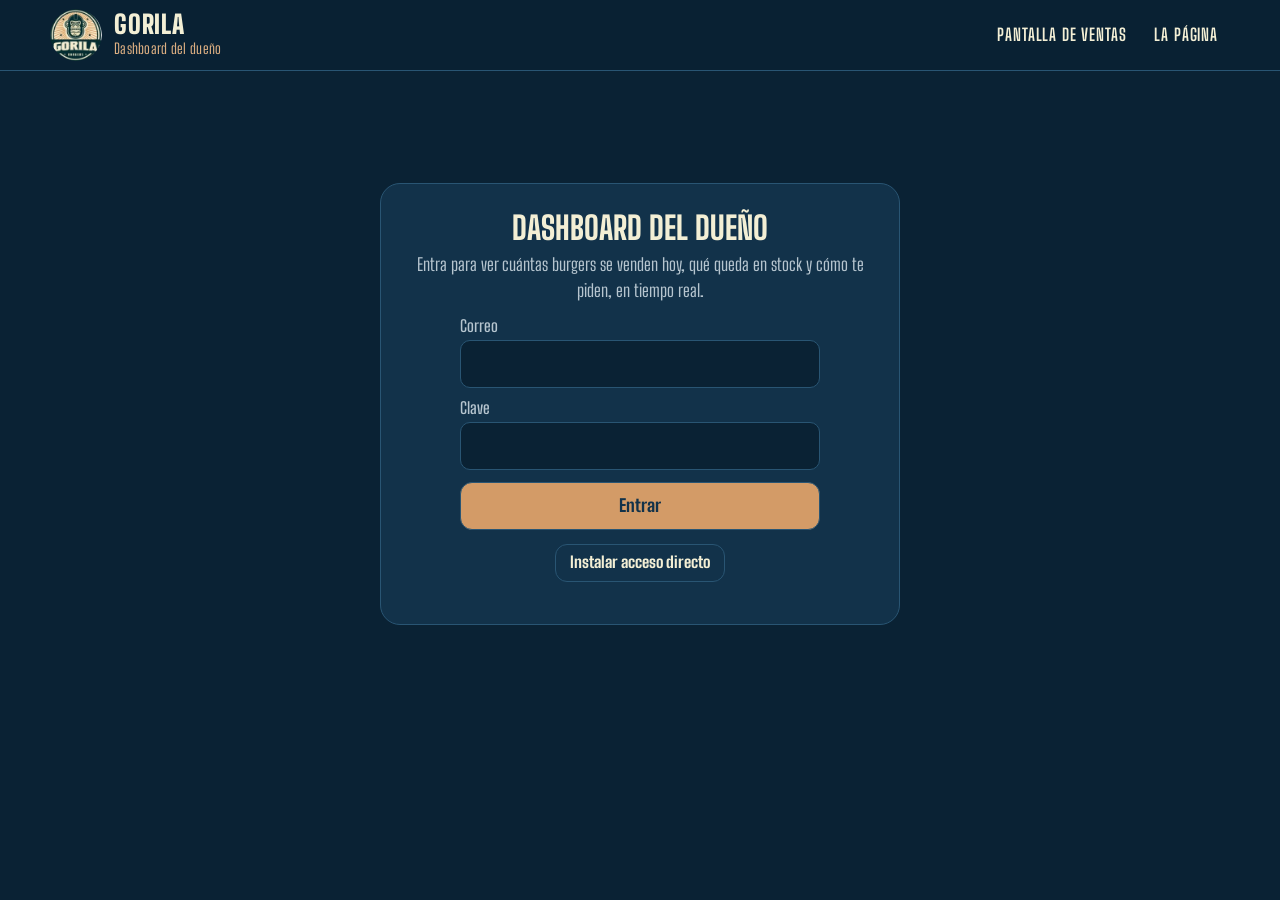
<file: dashboard.html>
<!doctype html>
<html lang="es">
<head>
<meta charset="utf-8">
<meta name="viewport" content="width=device-width, initial-scale=1, viewport-fit=cover">
<meta name="robots" content="noindex, nofollow">
<meta name="theme-color" content="#12324A">
<link rel="icon" href="assets/favicon.png">
<link rel="preconnect" href="https://fonts.googleapis.com"><link rel="preconnect" href="https://fonts.gstatic.com" crossorigin>
<link rel="stylesheet" href="https://fonts.googleapis.com/css2?family=Big+Shoulders+Display:wght@300;700;800;900&amp;family=Big+Shoulders+Text:wght@400;600;700&amp;display=swap" media="print" onload="this.media='all'"><noscript><link rel="stylesheet" href="https://fonts.googleapis.com/css2?family=Big+Shoulders+Display:wght@300;700;800;900&amp;family=Big+Shoulders+Text:wght@400;600;700&amp;display=swap"></noscript>
<link rel="stylesheet" href="estilos/base.css">
<link rel="stylesheet" href="efectos/base.css">
<link rel="stylesheet" href="efectos/energia.css">
<link rel="stylesheet" href="efectos/rock.css">
<style>:root { --fx-bg: #F3EFD5; --fx-paper: #FBF8EA; --fx-accent: #D39B67; --fx-ink: #12324A; --fx-deep: #12324A; --fx-pop: #DCAF82; --fx-font: "Big Shoulders Text", "Arial Narrow", Arial, sans-serif; --fx-font-disp: "Big Shoulders Display", Impact, "Arial Narrow", sans-serif; --fx-font-txt: "Big Shoulders Text", "Arial Narrow", Arial, sans-serif; --fx-deep-2: #0A2234; --fx-line-deep: #295573; --fx-soft: #dfe5e8; --fx-soft-2: #b6c5cf; --fx-warm: #7a4a1f; --fx-chat: #e6ddd0; }</style>

<title>Dashboard del dueño · Gorila Burgers (Premium)</title>
<meta name="description" content="Dashboard en vivo de Gorila Burgers Ambato: cuántas burgers se venden, qué queda en stock y cómo te piden.">
<link rel="stylesheet" href="modulos/restaurante/rest.css">
<link rel="stylesheet" href="modulos/restaurante/rest-panel.css">
<link rel="manifest" href="dueno.webmanifest">
<link rel="apple-touch-icon" href="assets/dueno-180.png">
<meta name="apple-mobile-web-app-capable" content="yes"><meta name="mobile-web-app-capable" content="yes">
<meta name="apple-mobile-web-app-title" content="Gorila Dueño"><meta name="apple-mobile-web-app-status-bar-style" content="black-translucent">
</head>
<body class="rest-oscuro" data-pagina="Dashboard del dueño (Premium)" data-secciones='["Resumen de hoy", "Hamburguesas por hora", "Cómo te piden", "Qué se vende y qué queda", "Movimientos en vivo", "Últimos 7 días", "Equipo", "Pedidos de la web"]'>
<header class="cabecera"><div class="wrap">
  <a class="marca" href="index.html"><img src="assets/logo.webp" alt="" width="52" height="52"><span><b>Gorila</b><small>Dashboard del dueño</small></span></a>
  <nav aria-label="Pantallas del local"><a href="personal.html">Pantalla de ventas</a><a href="index.html">La página</a></nav>
</div></header>
<main class="rest-panel" id="rd-raiz">
  <div class="wrap">
    <div id="rd-entrada" hidden></div>
    <div id="rd-app" hidden>
      <div class="rd-barra">
        <h1 id="rd-titulo">Hoy en Gorila<small id="rd-fecha"></small></h1>
        <div style="display:flex;gap:10px;align-items:center;flex-wrap:wrap"><span class="rd-vivo" id="rd-vivo" role="status"><i></i><span id="rd-vivo-txt">Conectando…</span></span><button type="button" class="rest-btn chico" id="rd-instalar" hidden>Instalar acceso directo</button><button type="button" class="rest-btn sec chico" id="rd-salir">Salir</button></div>
      </div>
      <nav class="rd-nav" id="rd-nav" role="tablist" aria-label="Secciones del dashboard"><button type="button" role="tab" class="rd-tab" id="rd-tab-hoy" data-p="hoy" aria-selected="false" aria-controls="rd-p-hoy" tabindex="-1"><svg viewBox="0 0 24 24" aria-hidden="true"><path d="M3 12h4l3-8 4 16 3-8h4"/></svg><span class="tx">Hoy</span><span class="n" hidden></span></button><button type="button" role="tab" class="rd-tab" id="rd-tab-stock" data-p="stock" aria-selected="false" aria-controls="rd-p-stock" tabindex="-1"><svg viewBox="0 0 24 24" aria-hidden="true"><path d="M4 11h16a8 7 0 0 1-16 0zM5 8c1-3 13-3 14 0M4 15h16"/></svg><span class="tx">Qué se vende</span><span class="tc">Ventas</span><span class="n" hidden></span></button><button type="button" role="tab" class="rd-tab" id="rd-tab-bodega" data-p="bodega" aria-selected="false" aria-controls="rd-p-bodega" tabindex="-1"><svg viewBox="0 0 24 24" aria-hidden="true"><path d="M3 9l9-5 9 5v10H3zM9 19v-6h6v6"/></svg><span class="tx">Ingredientes</span><span class="tc">Bodega</span><span class="n" hidden></span></button><button type="button" role="tab" class="rd-tab" id="rd-tab-central" data-p="central" aria-selected="false" aria-controls="rd-p-central" tabindex="-1"><svg viewBox="0 0 24 24" aria-hidden="true"><path d="M3 7h11v9H3zM14 10h4l3 3v3h-7M7 19.5a1.5 1.5 0 1 0 .01 0M17 19.5a1.5 1.5 0 1 0 .01 0"/></svg><span class="tx">Bodega central</span><span class="tc">Central</span><span class="n" hidden></span></button><button type="button" role="tab" class="rd-tab" id="rd-tab-semana" data-p="semana" aria-selected="false" aria-controls="rd-p-semana" tabindex="-1"><svg viewBox="0 0 24 24" aria-hidden="true"><path d="M4 20V10M10 20V4M16 20v-7M22 20H2"/></svg><span class="tx">Semana y equipo</span><span class="tc">Semana</span><span class="n" hidden></span></button><button type="button" role="tab" class="rd-tab" id="rd-tab-ajustes" data-p="ajustes" aria-selected="false" aria-controls="rd-p-ajustes" tabindex="-1"><svg viewBox="0 0 24 24" aria-hidden="true"><path d="M4 7h10M18 7h2M4 17h2M10 17h10M14 4v6M8 14v6"/></svg><span class="tx">Ajustes</span><span class="n" hidden></span></button></nav>
      <div id="rd-cuerpo">
<section class="rd-panel" id="rd-p-hoy" role="tabpanel" aria-labelledby="rd-tab-hoy">
                    <div class="rd-alertas" id="rd-alertas" aria-live="polite"></div>
        <section class="rd-fila1" aria-label="Resumen de hoy">
          <article class="rest-tarjeta rd-heroe"><span class="rotulo">Hamburguesas vendidas hoy</span><span class="cifra" id="rd-hero">—</span><span class="rd-delta" id="rd-delta" hidden></span>
            <div class="rd-meta"><div class="pista"><i id="rd-rec-barra" style="transform:scaleX(0)"></i></div><p id="rd-rec-txt"></p></div></article>
          <div class="rd-kpis" id="rd-kpis"></div>
        </section>
        <section class="rd-fila2">
          <article class="rest-tarjeta"><header><div><h2>Hamburguesas por hora</h2><small>Hoy frente al mismo día de la semana pasada</small></div><button type="button" class="rd-vistatabla" data-tabla="horas" aria-pressed="false">Ver tabla</button></header>
            <div class="rd-leyenda" style="margin-bottom:6px"><span><i style="background:var(--fx-accent)"></i>Hoy</span><span><i class="linea" style="background:var(--d-mut)"></i>Semana pasada</span></div>
            <div id="rd-horas" class="rd-horas"></div><div id="rd-horas-tabla" class="rd-tabla-vista" hidden></div></article>
          <article class="rest-tarjeta"><header><div><h2>Cómo te piden</h2><small>Hamburguesas de hoy por canal</small></div></header>
            <div class="rd-canal" id="rd-canal" role="img" aria-label="Reparto por canal"></div><div class="rd-canal-lista" id="rd-canal-lista"></div></article>
        </section>
        <section class="rd-fila3 rd-hoy3">
          <article class="rest-tarjeta"><header><div><h2>Movimientos en vivo</h2><small>Ventas del local y pedidos confirmados</small></div></header><ul class="rd-feed" id="rd-feed" aria-live="polite"></ul></article>
          <article class="rest-tarjeta"><header><div><h2>Pedidos de la web</h2><small>Esperan confirmación del local</small></div></header><div id="rd-web"></div></article>
        </section>
        </section>
<section class="rd-panel" id="rd-p-stock" role="tabpanel" aria-labelledby="rd-tab-stock" hidden>
          <header class="rd-ph"><h2>Qué se vende</h2><p>Lo que salió hoy de cada hamburguesa y cuántas más se pueden hacer con los ingredientes que hay.</p></header>
        <section class="rd-una">
          <article class="rest-tarjeta"><header><div><h2>Cuántas alcanzan hoy</h2><small id="al-sub">Calculado con los ingredientes que cargaste en la bodega.</small></div><button type="button" class="rest-btn chico" data-ir="bodega">Cargar ingredientes</button></header>
            <div class="sk-grid" id="al-grid"><p class="rest-sub">Carga los ingredientes en la pestaña «Ingredientes» y aquí verás cuántas hamburguesas alcanzan.</p></div></article>

<article class="rest-tarjeta" id="sk-otros" hidden><header><div><h2>Papas, bebidas y más</h2><small>Se venden sin control de stock</small></div></header>
            <div style="overflow-x:auto"><table class="rd-prod"><tbody id="rd-prod"></tbody></table></div></article>
        </section>
        </section>
<section class="rd-panel" id="rd-p-bodega" role="tabpanel" aria-labelledby="rd-tab-bodega" hidden>
          <header class="rd-ph"><h2>Ingredientes de hoy</h2><p>Carga cada mañana lo que hay en la cocina: 10 carnes, 30 quesos… Toca + o escribe el número. Lo que se vende baja solo.</p></header>
        <section class="rd-bod-kpis" id="bo-kpis" aria-label="Resumen de bodega"></section>
        <section class="rd-fila6" id="rd-bodega" aria-label="Bodega, consumo y recetas">
          <article class="rest-tarjeta"><header><div><h2>Cuántos hay <span class="rd-n" id="bo-n" hidden>0</span></h2><small id="bo-sub">Cada venta descuenta lo que lleva la receta.</small></div>
              <div class="bo-acciones"><button type="button" class="rest-btn sec chico" id="bo-ultimo">Usar lo de la última vez</button><button type="button" class="rest-btn sec chico" id="bo-abrir">Se perdió o se dañó algo</button></div></header>
            <form id="bo-form" class="bo-form" hidden>
              <label class="rest-campo">Insumo<select id="bo-insumo" name="insumo"></select></label>
              <label class="rest-campo">Qué pasó<select id="bo-tipo" name="tipo"><option value="merma">Se perdió o dañó</option><option value="compra">Entró mercadería</option><option value="conteo">Hice un conteo</option></select></label>
              <label class="rest-campo">Cantidad<input id="bo-cantidad" name="cantidad" type="number" min="0" step="any" inputmode="decimal" required></label>
              <label class="rest-campo">En<select id="bo-unidad" name="unidad"></select></label>
              <label class="rest-campo bo-nota">Nota (obligatoria si se perdió)<input name="nota" maxlength="200" placeholder="Ej.: compra del proveedor, se cayó al piso"></label>
              <p class="rest-sub bo-ayuda" id="bo-ayuda">Cuánto se perdió o dañó (se resta). Escribe el motivo.</p>
              <div class="pie"><button type="submit" class="rest-btn">Guardar</button><button type="button" class="rest-btn sec" id="bo-x">Cancelar</button></div>
            </form>
            <div class="bo-filtros" id="bo-filtros" role="group" aria-label="Filtrar insumos"><button type="button" class="rd-chipf" data-f="todo" aria-pressed="true">Todo</button><button type="button" class="rd-chipf" data-f="atencion" aria-pressed="false">Poco o agotado</button><button type="button" class="rd-chipf" data-f="sin_cargar" aria-pressed="false">Sin cargar</button></div>
            <div class="sk-grid" id="bo-grid"></div><p class="rest-sub" id="bo-vacio" hidden>Nada para mostrar con este filtro.</p></article>
          <div class="sk-guardar" id="bo-guardar" hidden role="region" aria-label="Cambios sin guardar"><span class="sk-cambios" id="bo-cambios"></span>
            <button type="button" class="rest-btn sec" id="bo-descartar">Descartar</button><button type="button" class="rest-btn" id="bo-ok">Guardar</button></div>
          <article class="rest-tarjeta"><header><div><h2>Qué salió</h2><small>Todo lo que se usó, desglosado por hamburguesa</small></div>
              <div class="co-periodos" role="group" aria-label="Período"><button type="button" class="rest-btn sec chico" data-periodo="hoy" aria-pressed="true">Hoy</button><button type="button" class="rest-btn sec chico" data-periodo="semana" aria-pressed="false">7 días</button><button type="button" class="rest-btn sec chico" data-periodo="mes" aria-pressed="false">Este mes</button></div></header>
            <ul class="co-lista" id="co-lista"></ul>
            <div class="re-caja"><button type="button" class="rest-btn sec chico" id="re-abrir">Ver y editar recetas</button>
              <form id="re-form" class="re-form" hidden><label class="rest-campo">Producto<select id="re-producto" name="producto"></select></label><div class="re-campos" id="re-campos"></div>
                <p class="rest-sub">Cantidad que lleva UNA unidad. Déjalo vacío si no lo usa. Vale solo para las ventas nuevas: las anteriores conservan su receta.</p><button type="submit" class="rest-btn">Guardar receta</button></form></div></article>
        </section>
        </section>
<section class="rd-panel" id="rd-p-central" role="tabpanel" aria-labelledby="rd-tab-central" hidden>
          <header class="rd-ph"><h2>Bodega central</h2><p>Lo que hay en la central, lo que ya enviaste al local y qué falta enviar. Lo que llega al local lo descuentan las ventas.</p></header>
        <section class="rd-bod-kpis" id="ce-kpis" aria-label="Resumen de la bodega central"></section>
        <section class="rd-una">
          <article class="rest-tarjeta"><header><div><h2>Qué enviar al local</h2><small id="ce-sub">Cargando…</small></div>
              <div class="bo-acciones"><label class="ce-dias">Cubrir <select id="ce-dias"><option value="1">1 día</option><option value="2">2 días</option><option value="3" selected>3 días</option><option value="5">5 días</option><option value="7">7 días</option></select></label>
                <button type="button" class="rest-btn chico" id="ce-sugerido">Llenar con lo sugerido</button><button type="button" class="rest-btn sec chico" id="ce-abrir">Entró · Conté · Se dañó (central)</button></div></header>
            <form id="ce-form" class="bo-form" hidden>
              <label class="rest-campo">Insumo<select id="ce-insumo" name="insumo"></select></label>
              <label class="rest-campo">Qué pasó<select id="ce-tipo" name="tipo"><option value="compra">Entró mercadería</option><option value="conteo">Hice un conteo</option><option value="merma">Se perdió o dañó</option></select></label>
              <label class="rest-campo">Cantidad<input id="ce-cantidad" name="cantidad" type="number" min="0" step="any" inputmode="decimal" required></label>
              <label class="rest-campo">En<select id="ce-unidad" name="unidad"></select></label>
              <label class="rest-campo bo-nota">Nota (obligatoria si se perdió)<input name="nota" maxlength="200" placeholder="Ej.: compra del proveedor, se dañó en la cadena de frío"></label>
              <p class="rest-sub bo-ayuda" id="ce-ayuda">Cuánto entró a la central (se suma).</p>
              <div class="pie"><button type="submit" class="rest-btn">Guardar</button><button type="button" class="rest-btn sec" id="ce-x">Cancelar</button></div>
            </form>
            <div class="bo-filtros" id="ce-filtros" role="group" aria-label="Filtrar insumos"><button type="button" class="rd-chipf" data-f="todo" aria-pressed="true">Todo</button><button type="button" class="rd-chipf" data-f="enviar" aria-pressed="false">Para enviar</button><button type="button" class="rd-chipf" data-f="central_bajo" aria-pressed="false">Central baja</button><button type="button" class="rd-chipf" data-f="sin_cargar" aria-pressed="false">Sin contar</button></div>
            <div class="sk-grid" id="ce-grid"></div><p class="rest-sub" id="ce-vacio" hidden>Nada para mostrar con este filtro.</p></article>
          <div class="sk-guardar" id="ce-guardar" hidden role="region" aria-label="Envío sin enviar"><span class="sk-cambios" id="ce-cambios"></span>
            <button type="button" class="rest-btn sec" id="ce-descartar">Descartar</button><button type="button" class="rest-btn" id="ce-ok">Enviar al local</button></div>
          <article class="rest-tarjeta"><header><div><h2>Envíos al local</h2><small>Lo que ya salió de la central y si el local ya lo recibió</small></div></header><div class="ce-envios" id="ce-envios"></div></article>
          <article class="rest-tarjeta"><header><div><h2>Lo que llegó al local</h2><small>Lo que anota el vendedor al recibir ingredientes (de la bodega o de otros proveedores)</small></div></header><div class="ce-envios" id="ce-recepciones"></div></article>
        </section>
        </section>
<section class="rd-panel" id="rd-p-semana" role="tabpanel" aria-labelledby="rd-tab-semana" hidden>
          <header class="rd-ph"><h2>Semana y equipo</h2><p>Cómo vienen los últimos 7 días y quién vendió hoy en el local.</p></header>
        <section class="rd-fila4 rd-sem2">
          <article class="rest-tarjeta"><header><div><h2>Últimos 7 días</h2><small>Hamburguesas por día</small></div><button type="button" class="rd-vistatabla" data-tabla="semana" aria-pressed="false">Ver tabla</button></header><div class="rd-semana" id="rd-semana"></div><div id="rd-semana-tabla" class="rd-tabla-vista" hidden></div></article>
          <article class="rest-tarjeta"><header><div><h2>Equipo hoy</h2><small>Ventas registradas en el local</small></div></header><div class="rd-equipo" id="rd-equipo"></div></article>
        </section>
        </section>
<section class="rd-panel" id="rd-p-ajustes" role="tabpanel" aria-labelledby="rd-tab-ajustes" hidden>
          <header class="rd-ph"><h2>Ajustes</h2><p>Cambia el costo de envío y los precios cuando quieras. Vale para los pedidos nuevos: lo ya vendido conserva su precio.</p></header>
        <section class="rd-aj">
          <article class="rest-tarjeta"><header><div><h2>Envío a domicilio</h2><small>Cuánto cobras por cada sector. Apaga los sectores a los que no llegas.</small></div></header>
            <div class="aj-todos"><label class="rest-campo">Mismo costo para todos ($)<input id="aj-todos" type="number" step="0.25" min="0" max="20" inputmode="decimal" placeholder="2.00"></label><button type="button" class="rest-btn sec chico" id="aj-todos-ok">Aplicar a todos</button></div>
            <div class="aj-lista" id="aj-sectores"><p class="rest-sub">Cargando…</p></div>
            <form class="aj-nuevo" id="aj-nuevo"><label class="rest-campo">Sector nuevo<input name="nombre" maxlength="60" placeholder="Ej.: Ficoa Alto" autocomplete="off"></label><label class="rest-campo">Costo ($)<input name="costo" type="number" step="0.25" min="0" max="20" inputmode="decimal" placeholder="2.00"></label><button type="submit" class="rest-btn sec chico">Agregar sector</button></form></article>
          <article class="rest-tarjeta"><header><div><h2>Precios de la carta</h2><small>Toca el precio y escribe el nuevo.</small></div></header><div class="aj-lista" id="aj-precios"></div></article>
        </section>
        <div class="sk-guardar" id="aj-guardar" hidden role="region" aria-label="Cambios sin guardar"><span class="sk-cambios" id="aj-cambios"></span>
          <button type="button" class="rest-btn sec" id="aj-descartar">Descartar</button><button type="button" class="rest-btn" id="aj-ok">Guardar cambios</button></div>
        </section>


        <div class="rd-demo" id="rd-demo" hidden>
          <span class="rest-chip-demo">Solo en la demo</span><span>Mira el dashboard moverse sin otro celular:</span>
          <button type="button" class="rest-btn chico" id="rd-sim">Simular una venta del local</button>
          <button type="button" class="rest-btn sec chico" id="rd-auto" aria-pressed="false">Simular ventas cada 6 s</button>
          <button type="button" class="rest-btn sec chico" id="rd-reset">Reiniciar datos de ejemplo</button>
        </div>
      </div>
    </div>
  </div>
</main>
<script src="config.js"></script>
<script src="menu.js"></script>
<script src="modulos/restaurante/restaurante-datos.js"></script>
<script src="modulos/restaurante/rest-ui.js"></script>

<script src="modulos/restaurante/rest-api.js"></script>
<script src="modulos/restaurante/rest-insumos.js"></script>
<script src="modulos/restaurante/rest-central.js"></script>
<script src="modulos/restaurante/rest-ajustes.js"></script>
<script src="modulos/restaurante/rest-dashboard.js"></script>
<script>if ('serviceWorker' in navigator) navigator.serviceWorker.register('sw-app.js').catch(() => {});</script>

</body>
</html>
</file>
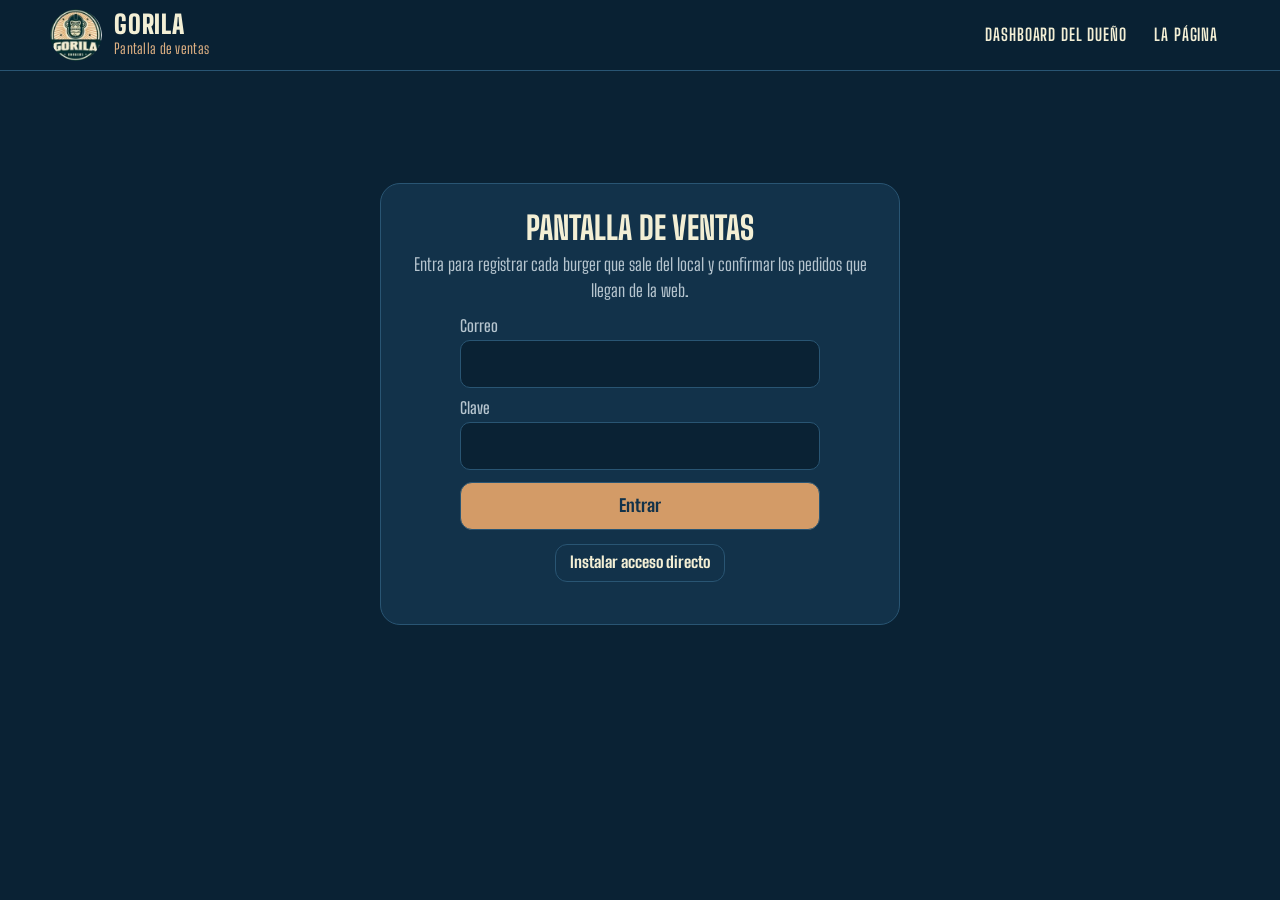
<file: personal.html>
<!doctype html>
<html lang="es">
<head>
<meta charset="utf-8">
<meta name="viewport" content="width=device-width, initial-scale=1, viewport-fit=cover">
<meta name="robots" content="noindex, nofollow">
<meta name="theme-color" content="#12324A">
<link rel="icon" href="assets/favicon.png">
<link rel="preconnect" href="https://fonts.googleapis.com"><link rel="preconnect" href="https://fonts.gstatic.com" crossorigin>
<link rel="stylesheet" href="https://fonts.googleapis.com/css2?family=Big+Shoulders+Display:wght@300;700;800;900&amp;family=Big+Shoulders+Text:wght@400;600;700&amp;display=swap" media="print" onload="this.media='all'"><noscript><link rel="stylesheet" href="https://fonts.googleapis.com/css2?family=Big+Shoulders+Display:wght@300;700;800;900&amp;family=Big+Shoulders+Text:wght@400;600;700&amp;display=swap"></noscript>
<link rel="stylesheet" href="estilos/base.css">
<link rel="stylesheet" href="efectos/base.css">
<link rel="stylesheet" href="efectos/energia.css">
<link rel="stylesheet" href="efectos/rock.css">
<style>:root { --fx-bg: #F3EFD5; --fx-paper: #FBF8EA; --fx-accent: #D39B67; --fx-ink: #12324A; --fx-deep: #12324A; --fx-pop: #DCAF82; --fx-font: "Big Shoulders Text", "Arial Narrow", Arial, sans-serif; --fx-font-disp: "Big Shoulders Display", Impact, "Arial Narrow", sans-serif; --fx-font-txt: "Big Shoulders Text", "Arial Narrow", Arial, sans-serif; --fx-deep-2: #0A2234; --fx-line-deep: #295573; --fx-soft: #dfe5e8; --fx-soft-2: #b6c5cf; --fx-warm: #7a4a1f; --fx-chat: #e6ddd0; }</style>

<title>Pantalla de ventas · Gorila Burgers (Premium)</title>
<meta name="description" content="Pantalla del personal de Gorila Burgers: registrar ventas del local, confirmar pedidos de la web y anular errores.">
<link rel="stylesheet" href="modulos/restaurante/rest.css">
<link rel="stylesheet" href="modulos/restaurante/rest-panel.css">
<link rel="manifest" href="caja.webmanifest">
<link rel="apple-touch-icon" href="assets/caja-180.png">
<meta name="apple-mobile-web-app-capable" content="yes"><meta name="mobile-web-app-capable" content="yes">
<meta name="apple-mobile-web-app-title" content="Gorila Caja"><meta name="apple-mobile-web-app-status-bar-style" content="black-translucent">
</head>
<body class="rest-oscuro" data-pagina="Pantalla de ventas (personal)" data-secciones='["Vender", "Pedidos web", "Mis ventas"]'>
<header class="cabecera"><div class="wrap">
  <a class="marca" href="index.html"><img src="assets/logo.webp" alt="" width="52" height="52"><span><b>Gorila</b><small>Pantalla de ventas</small></span></a>
  <nav aria-label="Pantallas del local"><a href="dashboard.html">Dashboard del dueño</a><a href="index.html">La página</a></nav>
</div></header>
<main class="rest-panel">
  <div class="wrap">
    <div id="rp-entrada" hidden></div>
    <div id="rp-app" hidden>
      <div class="rp-barra">
        <h1 id="rp-quien">Ventas del local</h1>
        <div style="display:flex;gap:10px;align-items:center;flex-wrap:wrap">
          <div class="rp-tabs" role="tablist" aria-label="Qué quieres hacer">
            <button type="button" role="tab" id="t-vender" aria-selected="true" aria-controls="p-vender">Vender</button>
            <button type="button" role="tab" id="t-pedidos" aria-selected="false" aria-controls="p-pedidos">Pedidos web <span class="n" id="rp-n" hidden>0</span></button>
            <button type="button" role="tab" id="t-ventas" aria-selected="false" aria-controls="p-ventas">Mis ventas</button>
            <button type="button" role="tab" id="t-inventario" aria-selected="false" aria-controls="p-inventario">Inventario</button>
            
          </div>
          <button type="button" class="rest-btn chico" id="rp-instalar" hidden>Instalar acceso directo</button>
          <button type="button" class="rest-btn sec chico" id="rp-salir">Salir</button>
        </div>
      </div>

      <section id="p-vender" role="tabpanel" aria-labelledby="t-vender" class="rp-vender">
        <div id="rp-botones"></div>
        <aside class="rest-tarjeta rp-ticket" aria-label="Venta en curso">
          <ul id="rp-lineas"></ul><p class="rp-vacio" id="rp-vacio">Toca una burger para empezar la venta.</p>
          <div class="rp-total"><span>Total</span><b id="rp-total">$0.00</b></div>
          <div style="display:flex;gap:10px"><button type="button" class="rest-btn" id="rp-registrar" style="flex:1" disabled>Registrar venta</button><button type="button" class="rest-btn sec" id="rp-limpiar" aria-label="Vaciar la venta">Vaciar</button></div>
        </aside>
      </section>

      <section id="p-pedidos" role="tabpanel" aria-labelledby="t-pedidos" hidden><div class="rp-lista" id="rp-pedidos"></div></section>
      <section id="p-ventas" role="tabpanel" aria-labelledby="t-ventas" hidden><div class="rp-lista" id="rp-ventas"></div></section>
      <section id="p-inventario" role="tabpanel" aria-labelledby="t-inventario" hidden>
        <div class="rp-lista" id="iv-envios"></div>
        <article class="rest-tarjeta iv-panel"><header><div><h2>Inventario del local</h2><small>Lo que hay ahora, en vivo. Cada venta que registras lo descuenta.</small></div></header>
          <div class="bo-filtros" id="iv-filtros" role="group" aria-label="Filtrar ingredientes"><button type="button" class="rd-chipf" data-f="todo" aria-pressed="true">Todo</button><button type="button" class="rd-chipf" data-f="atencion" aria-pressed="false">Poco o agotado</button><button type="button" class="rd-chipf" data-f="sin_cargar" aria-pressed="false">Sin contar</button></div>
          <div class="sk-grid iv-grid" id="iv-grid"></div></article>
        <article class="rest-tarjeta iv-panel"><header><div><h2>Cuántas alcanzan</h2><small>Lo que todavía se puede vender con los ingredientes que hay</small></div></header><ul class="iv-prod" id="iv-prod"></ul></article>
      </section>
      
    </div>
  </div>
</main>
<dialog class="rest-dialogo" id="rp-dialogo"><form method="dialog"><h2>Anular venta</h2><label class="rest-campo">Motivo<input id="rp-motivo" maxlength="200" placeholder="Ej.: me equivoqué de burger" required></label>
  <div class="acc"><button value="no" class="rest-btn sec" formnovalidate>Volver</button><button value="si" class="rest-btn peligro" id="rp-anular-ok">Anular</button></div></form></dialog>
<script src="config.js"></script>
<script src="menu.js"></script>
<script src="modulos/restaurante/restaurante-datos.js"></script>
<script src="modulos/restaurante/rest-ui.js"></script>

<script src="modulos/restaurante/rest-api.js"></script>
<script src="modulos/restaurante/rest-insumos.js"></script>
<script src="modulos/restaurante/rest-central.js"></script>
<script src="modulos/restaurante/rest-personal.js"></script>
<script>if ('serviceWorker' in navigator) navigator.serviceWorker.register('sw-app.js').catch(() => {});</script>

</body>
</html>
</file>
<file: estilos/base.css>
/* estilos/base.css · layout común de toda demo, landing y propuesta.
   Sin movimiento (eso vive en efectos/). Los colores y fuentes salen SOLO de variables --fx-*:
   la marca las define en el :root de cada página (ver efectos-por-negocio.md). */
:root {
  /* Valores por defecto neutros: la marca del cliente los reemplaza en el :root de la página. */
  --fx-font: system-ui, -apple-system, "Segoe UI", sans-serif;
  --fx-font-disp: var(--fx-font);
  --fx-font-txt: var(--fx-font);
  --fx-bg: #ffffff; --fx-paper: #f6f6f6; --fx-ink: #111111; --fx-deep: #1c1c1c; --fx-accent: #777777; --fx-pop: #dddddd;
  /* Derivados: se calculan desde la marca; se pueden fijar a mano en el :root de la página. */
  --fx-deep-2: color-mix(in srgb, var(--fx-deep) 55%, #000);
  --fx-line-deep: color-mix(in srgb, var(--fx-deep) 82%, #fff);
  --fx-soft: color-mix(in srgb, var(--fx-bg) 86%, var(--fx-deep));
  --fx-soft-2: color-mix(in srgb, var(--fx-bg) 72%, var(--fx-deep));
  --fx-warm: color-mix(in srgb, var(--fx-accent) 60%, #000);
  --fx-chat: color-mix(in srgb, var(--fx-bg) 85%, #000);
  --fx-error: #8a1c1c;
  /* Marcador [CONFIRMAR]/[MARCADOR]: es una señal de la agencia, no de la marca. */
  --fx-marca-bg: #fff3c4; --fx-marca-ink: #5a3b00;
  padding-top: env(safe-area-inset-top, 0px); padding-bottom: env(safe-area-inset-bottom, 0px);
}
* { box-sizing: border-box; }
html { scroll-behavior: smooth; scroll-padding-top: calc(env(safe-area-inset-top, 0px) + 78px); }
body { margin: 0; background: var(--fx-bg); color: var(--fx-ink); font: 400 1.08rem/1.5 var(--fx-font-txt); -webkit-font-smoothing: antialiased; padding-bottom: 90px; }
h1, h2, h3, p { margin: 0; }
img { max-width: 100%; display: block; }
a { color: inherit; }
a:focus-visible, button:focus-visible { outline: 3px solid var(--fx-pop); outline-offset: 3px; }
.wrap { width: min(1180px, 100% - 36px); margin-inline: auto; }
.sec { padding-block: clamp(60px, 9vw, 110px); position: relative; }
.oscuro { background: var(--fx-deep); color: var(--fx-bg); }
.papel { background: var(--fx-paper); }
.arena { background: var(--fx-pop); }

/* Titulares de dos pesos (misma familia): línea fina + línea gruesa */
.doble { font: 800 clamp(2.6rem, 7vw, 4.6rem)/.95 var(--fx-font-disp); }
.doble span { display: block; font-weight: 300; font-size: .52em; line-height: 1; margin-bottom: .12em; }
.intro { margin-top: 16px; max-width: 52ch; font-size: 1.15rem; }

/* Botones (estructura; el acabado lo pone el perfil) */
.btn { display: inline-flex; align-items: center; justify-content: center; gap: 10px; min-height: 52px; padding: 0 24px; font: 800 1.15rem/1 var(--fx-font-disp); text-decoration: none; border: 2px solid var(--fx-deep); border-radius: 10px; cursor: pointer; background: var(--fx-accent); color: var(--fx-deep); }
.btn-linea { background: transparent; color: inherit; }
.acciones { display: flex; flex-wrap: wrap; gap: 14px; margin-top: 26px; }

/* Barra superior (horario, ubicación, WhatsApp) y cabecera */
.barra { background: var(--fx-deep-2); color: var(--fx-bg); font-size: .98rem; }
.barra .wrap { display: flex; flex-wrap: wrap; gap: 4px 22px; align-items: center; justify-content: space-between; min-height: 42px; padding-block: 6px; }
.barra .datos { display: flex; flex-wrap: wrap; gap: 2px 20px; }
.barra span { display: inline-flex; align-items: center; gap: 7px; }
.barra svg, .ico svg { width: 17px; height: 17px; stroke: var(--fx-pop); fill: none; stroke-width: 1.6; stroke-linecap: round; stroke-linejoin: round; }
.barra a { font: 800 .95rem/1 var(--fx-font-disp); text-decoration: none; min-height: 34px; display: inline-flex; align-items: center; padding: 0 14px; background: var(--fx-pop); color: var(--fx-deep); border-radius: 6px; }
.cabecera { position: sticky; top: 0; z-index: 30; background: var(--fx-deep); border-bottom: 1px solid var(--fx-line-deep); }
.cabecera .wrap { display: flex; align-items: center; justify-content: space-between; gap: 14px; min-height: 70px; }
.marca { display: flex; align-items: center; gap: 12px; color: var(--fx-bg); text-decoration: none; }
.marca img { width: 52px; height: 52px; border-radius: 50%; }
.marca b { font: 900 1.6rem/.9 var(--fx-font-disp); }
.marca small { display: block; font: 400 .9rem/1.1 var(--fx-font-txt); color: var(--fx-pop); letter-spacing: .02em; }
.cabecera nav { display: flex; gap: 4px; }
.cabecera nav a { color: var(--fx-bg); text-decoration: none; font: 700 1.05rem/1 var(--fx-font-disp); min-height: 44px; display: inline-flex; align-items: center; padding: 0 12px; }
@media (max-width: 760px) { .cabecera nav { display: none; } .barra .ocultable { display: none; } .barra .wrap { flex-wrap: nowrap; } .barra .datos { min-width: 0; } .barra .datos span { white-space: nowrap; overflow: hidden; text-overflow: ellipsis; } .barra a { flex-shrink: 0; } }

/* Íconos de línea en círculo (un solo trazo) */
.ico { width: 58px; height: 58px; border-radius: 50%; border: 2px solid currentColor; display: inline-grid; place-items: center; flex-shrink: 0; }
.ico svg { width: 26px; height: 26px; stroke: currentColor; }

/* WhatsApp flotante del cliente */
.wa-flot { position: fixed; right: 16px; bottom: calc(96px + env(safe-area-inset-bottom, 0px)); z-index: 25; width: 58px; height: 58px; border-radius: 50%; background: #25D366; display: grid; place-items: center; box-shadow: 0 8px 24px rgba(0, 0, 0, .3); }
.wa-flot svg { width: 30px; height: 30px; fill: #fff; position: relative; }

/* Pie */
footer { background: var(--fx-deep-2); color: var(--fx-soft-2); padding-block: 34px; font-size: 1rem; }
footer .wrap { display: flex; flex-wrap: wrap; gap: 18px 34px; align-items: center; justify-content: space-between; }
footer img { width: 64px; height: 64px; border-radius: 50%; }
footer a { color: var(--fx-bg); }

/* Marcador de dato pendiente */
.pend { display: inline-block; font: 600 .8rem/1.3 var(--fx-font-txt); background: var(--fx-marca-bg); color: var(--fx-marca-ink); padding: 1px 7px; border-radius: 4px; vertical-align: middle; }

@media print { .franja-demo, .demo-sug, .wa-flot, .pd-barra { display: none !important; } }
</file>
<file: efectos/base.css>
/* efectos/base.css · lo común a todos los perfiles: .fx-entra + .fx-d1…d4, .fx-rv, .fx-contador y el bloqueo de animaciones.
   Solo transform y opacity. El ritmo (duración, curva, distancia) lo fija el perfil con variables:
   --fx-dur, --fx-ease, --fx-dist. Para la aparición al hacer scroll con fx.js: --fx-rv-dur (ms), --fx-rv-step (ms),
   --fx-rv-ease, --fx-rv-dist, --fx-rv-scale. Cada landing carga base.css + UN perfil (+ metal.css opcional). */
:root { --fx-dur: .5s; --fx-ease: cubic-bezier(.2, .7, .2, 1); --fx-dist: 24px; }

/* Aparición al cargar la página (hero, encabezados): una línea tras otra */
@keyframes fx-entra { from { opacity: 0; transform: translateY(var(--fx-dist)); } }
.fx-entra { animation: fx-entra var(--fx-dur) var(--fx-ease) both; }
.fx-d1 { animation-delay: .05s; } .fx-d2 { animation-delay: .16s; } .fx-d3 { animation-delay: .3s; } .fx-d4 { animation-delay: .42s; }

/* Aparición al hacer scroll solo con CSS. Sin soporte de animation-timeline el bloque se ve normal.
   (fx.js hace lo mismo con [data-reveal] y [data-stagger] para los navegadores sin soporte.) */
@keyframes fx-rv { from { opacity: 0; transform: translateY(var(--fx-dist)); } }
@supports (animation-timeline: view()) {
  .fx-rv { animation: fx-rv linear both; animation-timeline: view(); animation-range: entry 0% entry 55%; }
}

/* Contador de cifras reales: fx.js cuenta hasta el número que ya está escrito en el HTML */
.fx-contador { font-variant-numeric: tabular-nums; }

/* Sin movimiento: todo se ve completo y quieto */
@media (prefers-reduced-motion: reduce) {
  *, *::before, *::after { animation: none !important; transition: none !important; scroll-behavior: auto !important; }
}
</file>
<file: efectos/energia.css>
/* efectos/energia.css · perfil ENERGÍA Y ANTOJO (bares, restaurantes, cafeterías, comida rápida).
   Ritmo rápido (0.2–0.4 s) con rebote leve. Se carga después de base.css. Solo transform y opacity.
   Colores solo por variables --fx-* (definidas en el :root de la página). Máx. 3 animaciones infinitas visibles a la vez. */
:root {
  --fx-dur: .45s; --fx-ease: cubic-bezier(.34, 1.56, .64, 1); --fx-dist: 26px; --fx-fast: .22s;
  /* aparición al hacer scroll (fx.js) */
  --fx-rv-dur: 380; --fx-rv-step: 70; --fx-rv-ease: cubic-bezier(.34, 1.56, .64, 1); --fx-rv-dist: 22px; --fx-rv-scale: .98;
}

/* Titulares de dos pesos, en mayúsculas y compactos */
.doble { text-transform: uppercase; font: 900 clamp(2.8rem, 8vw, 5.4rem)/.86 var(--fx-font-disp); letter-spacing: .005em; }
.doble span { font-weight: 300; font-size: .52em; line-height: 1; margin-bottom: .12em; }
.marca b, .barra a, .cabecera nav a { text-transform: uppercase; }
.marca b { letter-spacing: .03em; }
.barra a { letter-spacing: .05em; }
.cabecera nav a { letter-spacing: .05em; }

/* 1. Botón con textura que se hunde al tocar */
.btn { text-transform: uppercase; letter-spacing: .04em; box-shadow: 4px 4px 0 var(--fx-deep); transition: transform var(--fx-fast) var(--fx-ease), box-shadow var(--fx-fast);
  background-image: radial-gradient(color-mix(in srgb, var(--fx-deep) 12%, transparent) 1px, transparent 1.2px); background-size: 5px 5px; }
.btn:active { transform: translate(4px, 4px); box-shadow: 0 0 0 var(--fx-deep); }
.oscuro .btn { border-color: var(--fx-bg); box-shadow: 4px 4px 0 var(--fx-bg); }
.oscuro .btn:active { box-shadow: 0 0 0 var(--fx-bg); }
.btn-linea { background-image: none; }

/* 6. Sello girado */
.sello { display: inline-grid; place-items: center; text-align: center; width: 132px; height: 132px; border-radius: 50%; background: var(--fx-pop); color: var(--fx-deep); border: 3px dashed var(--fx-deep); transform: rotate(-12deg); font: 900 1.15rem/1 var(--fx-font-disp); text-transform: uppercase; padding: 14px; box-shadow: 5px 5px 0 rgba(0, 0, 0, .35); }
.sello small { display: block; font: 600 .82rem/1.15 var(--fx-font-txt); text-transform: none; margin-top: 4px; }

/* 2. Cinta de píldoras en movimiento (1 animación infinita) */
.cinta { overflow: hidden; background: var(--fx-pop); border-block: 3px solid var(--fx-deep); padding-block: 12px; }
.cinta-pista { display: flex; width: max-content; animation: fx-cinta 32s linear infinite; }
.cinta ul { display: flex; gap: 12px; list-style: none; margin: 0; padding: 0 6px; }
.cinta li { font: 800 1.2rem/1 var(--fx-font-disp); text-transform: uppercase; letter-spacing: .04em; padding: 10px 18px; border: 2px solid var(--fx-deep); border-radius: 999px; background: var(--fx-paper); white-space: nowrap; }
.cinta li:nth-child(3n) { background: var(--fx-deep); color: var(--fx-bg); }
@keyframes fx-cinta { to { transform: translateX(-50%); } }

/* 3. Texto contorneado */
.contorno { font: 900 clamp(5rem, 22vw, 17rem)/.8 var(--fx-font-disp); text-transform: uppercase; color: transparent; -webkit-text-stroke: 2px color-mix(in srgb, var(--fx-pop) 35%, transparent); letter-spacing: .02em; pointer-events: none; user-select: none; }

/* 8. Tarjeta con sombra sólida */
.fx-tarjeta { background: var(--fx-paper); border: 3px solid var(--fx-deep); border-radius: 16px; box-shadow: 5px 5px 0 var(--fx-deep); }

/* Pulso del WhatsApp flotante (1 animación infinita) */
.wa-flot::before { content: ""; position: absolute; inset: 0; border-radius: 50%; background: #25D366; animation: fx-pulso-e 2.8s ease-out infinite; }
@keyframes fx-pulso-e { from { transform: scale(1); opacity: .8; } to { transform: scale(1.6); opacity: 0; } }

/* Entrada del hero (momento protagonista): usa .fx-entra .fx-d1…d4 de base.css; el titular grueso "golpea" y el sello gira al entrar */
.fx-golpe { animation: fx-golpe .5s var(--fx-ease) .18s both; }
@keyframes fx-golpe { from { opacity: 0; transform: scale(1.18); } 60% { opacity: 1; } }
.fx-sello-in { animation: fx-sello-in .45s var(--fx-ease) .7s both; }
@keyframes fx-sello-in { from { opacity: 0; transform: rotate(-40deg) scale(.6); } }

/* Transición entre pasos del diagnóstico */
.fx-paso { animation: fx-paso .3s var(--fx-ease) both; }
@keyframes fx-paso { from { opacity: 0; transform: translateX(18px); } }

/* Zoom lento de fotos (solo con mouse) */
.fx-zoom { overflow: hidden; }
.fx-zoom img { transition: transform 1.4s cubic-bezier(.2, .7, .2, 1); }
@media (hover: hover) { .fx-zoom:hover img { transform: scale(1.06); } }

/* 11. Neón que titila, para rótulos de neón. El texto lleva un brillo fijo; la capa de luz de detrás es la que titila,
   solo con opacity (cuenta como animación infinita). Color: --fx-neon (por defecto --fx-pop). */
.fx-neon { position: relative; isolation: isolate; color: var(--fx-neon, var(--fx-pop)); text-shadow: 0 0 .05em currentColor, 0 0 .35em color-mix(in srgb, currentColor 70%, transparent); }
.fx-neon::after { content: ""; position: absolute; inset: -.25em -.4em; z-index: -1; pointer-events: none; border-radius: 40%;
  background: radial-gradient(closest-side, color-mix(in srgb, var(--fx-neon, var(--fx-pop)) 45%, transparent), transparent);
  opacity: .9; animation: fx-neon 6s steps(1, end) infinite; }
@keyframes fx-neon { 0%, 17%, 21%, 58%, 61%, 100% { opacity: .9; } 18%, 60% { opacity: .35; } 19.5% { opacity: .7; } }

@media (prefers-reduced-motion: reduce) { .fx-neon::after { opacity: .9; } }
</file>
<file: efectos/rock.css>
/* efectos/rock.css · complemento OPCIONAL de estilo "rockero" (se elige con efectos.usar = ["rock"]). Se carga después del perfil.
   Pensado para negocios con temática de rock/gorila: textura gastada, cinta de escenario, entradas de concierto y sello torcido.
   TODO ESTÁTICO (sin animaciones nuevas), así que no suma a las 3 infinitas de la regla de efectos. Funciona con el dedo: nada depende de :hover.
   Colores siempre de la marca (--fx-*). Las clases se usan por cliente; no duplicar estos estilos en la página. */
:root { --fx-rock-ruido: .09; }

/* Textura gastada: ruido + rayones finos sobre secciones oscuras (un mosaico SVG diminuto, sin imagen pesada) */
.fx-rock-gastado { position: relative; isolation: isolate; }
.fx-rock-gastado::after { content: ""; position: absolute; inset: 0; z-index: 1; pointer-events: none; mix-blend-mode: soft-light; opacity: var(--fx-rock-ruido);
  background-image: url("data:image/svg+xml,%3Csvg xmlns='http://www.w3.org/2000/svg' width='220' height='220'%3E%3Cfilter id='n'%3E%3CfeTurbulence type='fractalNoise' baseFrequency='.9' numOctaves='2' stitchTiles='stitch'/%3E%3C/filter%3E%3Crect width='100%25' height='100%25' filter='url(%23n)'/%3E%3Cpath d='M12 40l90-6M130 150l80 4M30 190l60-9' stroke='%23fff' stroke-width='.6' opacity='.5'/%3E%3C/svg%3E"); }

/* La caja recorta la cinta torcida para que no cree scroll horizontal */
.fx-rock-caja { overflow: hidden; padding-block: 22px; }
/* Cinta de escenario: franja torcida con rayas, entre secciones. El texto va en MAYÚSCULAS y se repite para llenar el ancho */
.fx-rock-cinta { position: relative; z-index: 2; margin-block: 0; margin-inline: -2%; transform: rotate(-1.4deg); overflow: hidden; white-space: nowrap; user-select: none;
  background: repeating-linear-gradient(-45deg, var(--fx-accent) 0 18px, var(--fx-deep) 18px 36px); border-block: 3px solid var(--fx-bg); }
.fx-rock-cinta p { margin: 8px 0; padding: 6px 0; text-align: center; font: 900 clamp(1rem, 3.4vw, 1.5rem)/1 var(--fx-font-disp); text-transform: uppercase; letter-spacing: .14em;
  color: var(--fx-bg); background: var(--fx-deep); transform: rotate(0deg); text-shadow: 0 2px 0 rgba(0, 0, 0, .35); }

/* Entrada de concierto: tarjeta con muescas laterales y línea punteada (para sectores, resumen del pedido o horarios) */
.fx-rock-entrada { position: relative; background: var(--fx-paper); color: var(--fx-ink); border-radius: 10px; padding: 18px 22px; border: 2px solid var(--fx-deep);
  -webkit-mask: radial-gradient(circle 10px at 0 50%, #0000 98%, #000) left / 51% 100% no-repeat, radial-gradient(circle 10px at 100% 50%, #0000 98%, #000) right / 51% 100% no-repeat;
  mask: radial-gradient(circle 10px at 0 50%, #0000 98%, #000) left / 51% 100% no-repeat, radial-gradient(circle 10px at 100% 50%, #0000 98%, #000) right / 51% 100% no-repeat; }
.fx-rock-entrada .corte { border-top: 2px dashed color-mix(in srgb, var(--fx-deep) 40%, transparent); margin-block: 12px; }

/* Setlist: las categorías de la carta se numeran como pistas del disco (01, 02…) */
.fx-rock-setlist { counter-reset: pista; }
.fx-rock-setlist .pd-cat h2::before { counter-increment: pista; content: "Pista " counter(pista, decimal-leading-zero) " · "; font: 700 .72em/1 var(--fx-font-txt); letter-spacing: .12em; text-transform: uppercase; color: var(--fx-accent); }

/* Titulares de cartel de gira: línea fina arriba (en cursiva inclinada) y línea gruesa abajo */
.fx-rock-cartel .doble span, .fx-rock-cartel .fino { font-style: italic; letter-spacing: .1em; }

/* Etiqueta torcida tipo sello de goma (por ejemplo «En vivo», «Edición limitada») */
.fx-rock-sello { display: inline-block; transform: rotate(-4deg); padding: 4px 12px; border: 3px solid currentColor; border-radius: 4px; font: 900 .9rem/1 var(--fx-font-disp);
  text-transform: uppercase; letter-spacing: .12em; opacity: .92; }

/* Garra: tres zarpazos que cruzan la pantalla al tocar el botón principal (solo transform y opacity; JS en la página, ver .fx-garra-boton).
   Con «reducir movimiento» no aparece y el botón navega directo. */
.fx-garra { position: fixed; inset: 0; z-index: 9999; pointer-events: none; overflow: hidden; }
.fx-garra svg { position: absolute; inset: 0; width: 100%; height: 100%; filter: drop-shadow(0 0 10px color-mix(in srgb, var(--fx-accent) 70%, transparent)); }
.fx-garra path { fill: var(--fx-accent); transform-box: fill-box; transform-origin: 0 0; transform: scale(0); opacity: 1; animation: fx-zarpazo .34s cubic-bezier(.2, .8, .2, 1) forwards, fx-zarpazo-fuera .45s ease-in .5s forwards; }
.fx-garra path:nth-child(2) { animation-delay: .07s, .55s; }
.fx-garra path:nth-child(3) { animation-delay: .14s, .6s; }
@keyframes fx-zarpazo { to { transform: scale(1); } }
@keyframes fx-zarpazo-fuera { to { opacity: 0; } }
@media (prefers-reduced-motion: reduce) { .fx-garra { display: none; } }

/* Rayo: adorno de escenario, de un solo color (hereda el color del texto). Va en la cinta entre palabras y después de los titulares. */
.fx-rock-rayo { display: inline-block; width: .5em; height: .8em; margin-inline: .7em; vertical-align: -.08em; background: currentColor; -webkit-mask: url("data:image/svg+xml,%3Csvg xmlns='http://www.w3.org/2000/svg' viewBox='0 0 60 100'%3E%3Cpath d='M38 0 6 56h20L18 100 54 38H33z'/%3E%3C/svg%3E") center / contain no-repeat; mask: url("data:image/svg+xml,%3Csvg xmlns='http://www.w3.org/2000/svg' viewBox='0 0 60 100'%3E%3Cpath d='M38 0 6 56h20L18 100 54 38H33z'/%3E%3C/svg%3E") center / contain no-repeat; }
.fx-rock-cartel #carta h2::after, .fx-rock-cartel #juego h2::after { content: ""; display: inline-block; width: .42em; height: .75em; margin-left: .3em; background: var(--fx-accent); -webkit-mask: url("data:image/svg+xml,%3Csvg xmlns='http://www.w3.org/2000/svg' viewBox='0 0 60 100'%3E%3Cpath d='M38 0 6 56h20L18 100 54 38H33z'/%3E%3C/svg%3E") center / contain no-repeat; mask: url("data:image/svg+xml,%3Csvg xmlns='http://www.w3.org/2000/svg' viewBox='0 0 60 100'%3E%3Cpath d='M38 0 6 56h20L18 100 54 38H33z'/%3E%3C/svg%3E") center / contain no-repeat; transform: rotate(8deg); }
</file>
<file: motor/pedido.css>
/* Motor de pedido · estilos. Solo variables --fx-* (marca en el :root de la página, ritmo en efectos/<perfil>.css). */
.pd-marca { display: inline-block; font: 600 .78rem/1.3 var(--fx-font-txt); background: var(--fx-marca-bg); color: var(--fx-marca-ink); padding: 1px 6px; border-radius: 4px; }

/* Temporada */
.pd-temporada { position: relative; background: var(--fx-deep); color: var(--fx-bg); border-radius: 18px; padding: 26px 20px 20px; margin-bottom: 28px; box-shadow: 6px 6px 0 var(--fx-accent); }
.pd-temporada h3 { font: 900 clamp(3rem, 14vw, 5rem)/.85 var(--fx-font-disp); text-transform: uppercase; margin: 6px 0 10px; letter-spacing: .01em; }
.pd-sello { display: inline-block; transform: rotate(-4deg); background: var(--fx-pop); color: var(--fx-deep); font: 800 .95rem/1 var(--fx-font-disp); text-transform: uppercase; padding: 7px 12px; border-radius: 6px; }

/* Carta */
.pd-cat { margin-bottom: 34px; }
.pd-cat h2 { display: flex; flex-wrap: wrap; align-items: baseline; gap: 0 .35em; margin: 0 0 12px; text-transform: uppercase; line-height: .9; }
.pd-cat h2 .fino { font: 300 clamp(1.6rem, 6vw, 2.2rem) var(--fx-font-disp); }
.pd-cat h2 .grueso { font: 900 clamp(2.3rem, 9vw, 3.4rem) var(--fx-font-disp); }
.pd-lista { list-style: none; margin: 0; padding: 0; display: grid; gap: 12px; }
@media (min-width: 760px) { .pd-lista { grid-template-columns: 1fr 1fr; } }
.pd-item { display: flex; justify-content: space-between; gap: 14px; background: var(--fx-paper); border: 2px solid var(--fx-deep); border-radius: 14px; padding: 14px 14px 14px 16px; box-shadow: 4px 4px 0 var(--fx-deep); }
.pd-info h3 { font: 800 1.45rem/1 var(--fx-font-disp); text-transform: uppercase; margin: 0 0 4px; }
.pd-lema { font: 700 1rem/1.2 var(--fx-font-txt); color: var(--fx-warm); margin: 0 0 4px; }
.pd-desc { font: 400 .98rem/1.35 var(--fx-font-txt); margin: 0; }
.pd-acc { display: flex; flex-direction: column; align-items: flex-end; justify-content: space-between; gap: 10px; flex-shrink: 0; }
.pd-precio { font: 900 1.45rem/1 var(--fx-font-disp); }

/* Carta por pestañas (menu.vista = "pestanas"): barra fija con buscador y categorías; bajo la cabecera fija (70 px) */
.pd-barra-carta { position: sticky; top: 70px; z-index: 20; background: var(--fx-bg); margin: 0 0 18px; padding: 10px 0 8px; border-bottom: 1px solid color-mix(in srgb, var(--fx-deep) 18%, transparent); }
.pd-buscar input { width: 100%; min-height: 46px; padding: 0 14px; font: 400 1rem/1 var(--fx-font-txt); color: var(--fx-ink); background: var(--fx-paper); border: 1px solid color-mix(in srgb, var(--fx-deep) 35%, transparent); border-radius: 8px; }
.pd-buscar input:focus-visible { outline: 3px solid var(--fx-pop); outline-offset: 1px; }
.pd-solo-lector { position: absolute; width: 1px; height: 1px; overflow: hidden; clip-path: inset(50%); white-space: nowrap; }
.pd-tabs { display: flex; gap: 8px; width: 0; min-width: 100%; overflow-x: auto; margin-top: 10px; padding-bottom: 4px; scrollbar-width: none; -webkit-overflow-scrolling: touch; }
.pd-tabs::-webkit-scrollbar { display: none; }
.pd-tab { flex: none; min-height: 40px; padding: 0 16px; font: 700 .95rem/1 var(--fx-font-disp); text-transform: uppercase; letter-spacing: .06em; color: var(--fx-deep); background: transparent; border: 1px solid color-mix(in srgb, var(--fx-deep) 40%, transparent); border-radius: 999px; cursor: pointer; white-space: nowrap; }
.pd-tab.on { background: var(--fx-deep); color: var(--fx-bg); border-color: var(--fx-deep); }
.pd-tab:focus-visible { outline: 3px solid var(--fx-pop); outline-offset: 2px; }
.pd-res { margin: 0 0 12px; text-transform: uppercase; font: 900 1.6rem/1 var(--fx-font-disp); }
.pd-vacio { margin: 8px 0 0; font: 400 1.05rem/1.4 var(--fx-font-txt); }
.pd-in { animation: pd-in .28s var(--fx-ease) both; }
@keyframes pd-in { from { opacity: 0; transform: translateY(8px); } }
@media (prefers-reduced-motion: reduce) { .pd-in { animation: none; } }

/* Botones: se hunden al tocar (perfil energía) */
.pd-btn { font: 800 1.05rem/1 var(--fx-font-disp); text-transform: uppercase; letter-spacing: .03em; min-height: 44px; padding: 0 18px; border: 2px solid var(--fx-deep); border-radius: 10px; background: var(--fx-accent); color: var(--fx-deep); cursor: pointer; box-shadow: 3px 3px 0 var(--fx-deep); transition: transform var(--fx-fast) var(--fx-ease), box-shadow var(--fx-fast); }
.pd-btn:active { transform: translate(3px, 3px); box-shadow: 0 0 0 var(--fx-deep); }
.pd-btn:focus-visible, .pd-mini:focus-visible, .pd-chip input:focus-visible + span, .pd-op input:focus-visible + span, .pd-campo input:focus-visible, .pd-campo select:focus-visible, .pd-cerrar:focus-visible { outline: 3px solid var(--fx-pop); outline-offset: 2px; }
.pd-btn-full { width: 100%; display: flex; align-items: center; justify-content: center; gap: 12px; min-height: 54px; font-size: 1.2rem; }
.pd-btn-sec { background: transparent; box-shadow: none; }

/* Barra inferior */
.pd-barra { position: fixed; inset: auto 0 0 0; z-index: 20; padding: 12px 16px calc(12px + env(safe-area-inset-bottom, 0px)); background: var(--fx-deep); }
.pd-barra .pd-btn-full { justify-content: space-between; max-width: 720px; margin: 0 auto; }
.pd-cuenta { display: inline-grid; place-items: center; min-width: 30px; height: 30px; border-radius: 50%; background: var(--fx-deep); color: var(--fx-bg); font-size: 1rem; }
.pd-salto { animation: pd-salto .32s var(--fx-ease); }
@keyframes pd-salto { 50% { transform: scale(1.35); } }

/* Hoja inferior */
.pd-hoja { box-sizing: border-box; width: 100%; max-width: 560px; max-height: 90dvh; margin: auto auto 0; padding: 22px 18px calc(22px + env(safe-area-inset-bottom, 0px)); border: 0; border-radius: 22px 22px 0 0; background: var(--fx-bg); color: var(--fx-ink); overflow: auto; }
.pd-hoja[open] { animation: pd-sube .28s var(--fx-ease); }
@keyframes pd-sube { from { transform: translateY(40px); opacity: 0; } }
.pd-hoja::backdrop { background: color-mix(in srgb, var(--fx-deep) 60%, transparent); }
@media (min-width: 760px) { .pd-hoja { margin: auto; border-radius: 22px; } }
.pd-cerrar { float: right; width: 44px; height: 44px; border: 0; background: none; font: 400 2rem/1 var(--fx-font-txt); color: var(--fx-ink); cursor: pointer; }
.pd-hoja-tit { font: 900 2rem/.95 var(--fx-font-disp); text-transform: uppercase; margin: 6px 0 8px; }
.pd-sub { font: 400 1rem/1.35 var(--fx-font-txt); margin: 0 0 14px; }
.pd-extras { display: flex; flex-wrap: wrap; gap: 8px; margin-bottom: 18px; }
.pd-chip input, .pd-op input { position: absolute; opacity: 0; }
.pd-chip > span { display: inline-block; font: 600 1rem/1 var(--fx-font-txt); padding: 11px 14px; border: 2px solid var(--fx-deep); border-radius: 999px; background: var(--fx-paper); cursor: pointer; transition: transform var(--fx-fast) var(--fx-ease); }
.pd-chip input:checked + span { background: var(--fx-deep); color: var(--fx-bg); transform: scale(1.04); }
.pd-lineas { list-style: none; margin: 0 0 8px; padding: 0; }
.pd-linea { display: grid; grid-template-columns: 1fr auto auto; gap: 10px; align-items: center; padding: 10px 0; border-bottom: 1px dashed color-mix(in srgb, var(--fx-deep) 35%, transparent); font: 400 1.02rem/1.25 var(--fx-font-txt); }
.pd-linea small { display: block; opacity: .8; }
.pd-cant { display: flex; align-items: center; gap: 8px; font-weight: 700; }
.pd-mini { width: 36px; height: 36px; border: 2px solid var(--fx-deep); border-radius: 50%; background: var(--fx-paper); font: 700 1.2rem/1 var(--fx-font-txt); color: var(--fx-ink); cursor: pointer; }
.pd-subtotal { display: flex; justify-content: space-between; font: 800 1.3rem/1 var(--fx-font-disp); text-transform: uppercase; margin: 12px 0 18px; }
.pd-tipo { border: 0; padding: 0; margin: 0 0 14px; display: grid; grid-template-columns: 1fr 1fr; gap: 10px; }
.pd-tipo legend { font: 800 1.25rem/1 var(--fx-font-disp); text-transform: uppercase; margin-bottom: 10px; }
.pd-op > span { display: block; height: 100%; padding: 14px; border: 2px solid var(--fx-deep); border-radius: 12px; background: var(--fx-paper); font: 800 1.2rem/1.05 var(--fx-font-disp); text-transform: uppercase; cursor: pointer; }
.pd-op small { display: block; margin-top: 6px; font: 400 .9rem/1.3 var(--fx-font-txt); text-transform: none; }
.pd-op input:checked + span { background: var(--fx-deep); color: var(--fx-bg); box-shadow: 4px 4px 0 var(--fx-accent); }
.pd-campos { display: grid; gap: 12px; margin-bottom: 12px; }
.pd-campo span { display: block; font: 700 1rem/1 var(--fx-font-txt); margin-bottom: 6px; }
.pd-campo input, .pd-campo select { width: 100%; min-height: 46px; padding: 0 12px; border: 2px solid var(--fx-deep); border-radius: 10px; background: #fff; font: 400 1.05rem var(--fx-font-txt); color: var(--fx-ink); box-sizing: border-box; }
.pd-error { min-height: 1.2em; margin: 0 0 10px; font: 700 1rem/1.3 var(--fx-font-txt); color: var(--fx-error); }
.pd-listo { width: 64px; height: 64px; display: grid; place-items: center; border-radius: 50%; background: var(--fx-deep); color: var(--fx-bg); font: 900 2rem/1 var(--fx-font-disp); animation: pd-salto .4s var(--fx-ease); }

@media (prefers-reduced-motion: reduce) {
  .pd-btn, .pd-chip > span { transition: none; }
  .pd-salto, .pd-hoja[open], .pd-listo { animation: none; }
}
.pd-temporada.con-foto { display: grid; gap: 18px; align-items: center; padding: 16px; }
.pd-temporada.con-foto img { width: 100%; height: 100%; max-height: 340px; object-fit: cover; border-radius: 12px; }
@media (min-width: 760px) { .pd-temporada.con-foto { grid-template-columns: minmax(0, 1fr) minmax(0, 1.2fr); padding: 20px; } }
.pd-fila { display: flex; justify-content: space-between; font: 600 1.05rem/1 var(--fx-font-txt); margin: -8px 0 12px; }
.pd-total { border-top: 2px solid var(--fx-deep); padding-top: 12px; }
.pd-cuando { margin-top: 4px; }

/* Carta con foto (opcional: item.foto = {src, alt, w, h}) */
.pd-lista .pd-item.con-foto { flex-wrap: wrap; align-items: stretch; }
.pd-lista .pd-item .pd-foto { width: 100%; height: 220px; object-fit: cover; border-radius: 7px; }
.pd-lista .pd-item.con-foto .pd-info { flex: 1 1 60%; }
</file>
<file: modulos/restaurante/rest.css>
/* Módulo de restaurante · estilos de la vitrina de burgers, el dashboard del dueño y la pantalla de ventas.
   Colores y fuentes SOLO de variables --fx-* de la marca. Animación: solo transform y opacity (CLAUDE.md §6), con prefers-reduced-motion al final.
   Los colores de datos (canales y estados) son los validados con la guía dataviz en modo oscuro (ver --d-*). */
body.rest-oscuro { background: var(--fx-deep-2); color: var(--fx-bg); padding-bottom: 0; }
.rest-oscuro .cabecera { background: color-mix(in srgb, var(--fx-deep-2) 88%, transparent); backdrop-filter: blur(8px); }
.rest-oscuro a:focus-visible, .rest-oscuro button:focus-visible, .rest-oscuro input:focus-visible { outline: 3px solid var(--fx-pop); outline-offset: 3px; }
[hidden] { display: none !important; }
/* las pantallas del local (dashboard y ventas) se navegan entre sí: el menú de la cabecera no se oculta en el celular */
.rest-oscuro .cabecera nav { display: flex; flex-wrap: wrap; justify-content: flex-end; }
@media (max-width: 560px) { .rest-oscuro .cabecera .wrap { flex-wrap: wrap; row-gap: 0; padding-block: 6px; } .rest-oscuro .cabecera nav a { padding: 0 9px; font-size: .95rem; min-height: 40px; } .rest-oscuro .marca small { display: none; } }

/* ====================== VITRINA DE BURGERS (la que ve el cliente) ====================== */
/* Estructura de la referencia (filas gigantes del nombre detrás de la burger, pie con frase + nombre + flechas, menú a pantalla completa, contador LED)
   con los colores y tipografías de la marca. Movimiento: solo transform y opacity. */
.rb-cab { position: absolute; z-index: 20; inset: 0 0 auto 0; }
.rb-cab .wrap { width: min(1500px, 100% - 36px); display: flex; align-items: center; justify-content: space-between; gap: 14px; min-height: 88px; }
.rb-cab-izq, .rb-cab-der { display: flex; align-items: center; gap: 14px; }
.rb-logo img { width: 52px; height: 52px; border-radius: 50%; }
.rb-menu-btn { width: 52px; height: 52px; border: 0; background: transparent; color: var(--fx-bg); cursor: pointer; display: grid; place-content: center; gap: 7px; }
.rb-menu-btn i { display: block; width: 44px; height: 2px; background: currentColor; }
.rb-pill { min-height: 46px; padding: 0 22px; border-radius: 999px; border: 2px solid var(--fx-bg); color: var(--fx-bg); background: transparent; font: 800 .98rem/1 var(--fx-font-txt); letter-spacing: .06em; text-transform: uppercase; text-decoration: none; display: inline-flex; align-items: center; cursor: pointer; }
.rb-pill.lleno { background: var(--fx-accent); border-color: var(--fx-accent); color: var(--fx-deep); }
@media (max-width: 560px) { .rb-pill.solo-grande { display: none; } .rb-pill { padding: 0 16px; } }

.rb-hero { position: relative; overflow: hidden; min-height: min(100svh, 920px); padding-bottom: 160px; display: flex; flex-direction: column; background: var(--fx-deep-2); isolation: isolate; }
.rb-glow { position: absolute; inset: 0; z-index: -2; opacity: 0; transition: opacity .7s ease; background: radial-gradient(closest-side at 50% 48%, var(--g) 0%, color-mix(in srgb, var(--g) 30%, transparent) 55%, transparent 100%); transform: scale(1.3); }
.rb-glow.on { opacity: .8; }
.rb-filas { position: absolute; z-index: -1; inset: 11% 0 auto 0; display: grid; gap: .02em; font: 900 clamp(4.4rem, 13.5vw, 13rem)/.84 var(--fx-font-disp); text-transform: uppercase; transition: opacity .35s ease; }
.rb-filas.cambia { opacity: 0; }
.rb-fila { white-space: nowrap; overflow: visible; color: var(--fx-bg); }
.rb-fila span { display: inline-block; will-change: transform; }
.rb-fila.contorno { color: transparent; -webkit-text-stroke: 2px var(--fx-bg); }
.rb-fila:nth-child(1) span { transform: translateX(-9%); } .rb-fila:nth-child(3) span { transform: translateX(-26%); }
.rb-fila:nth-child(2) span { animation: rb-izq 60s linear infinite alternate; } .rb-fila:nth-child(4) span { animation: rb-der 60s linear infinite alternate; }
@keyframes rb-izq { from { transform: translateX(-4%); } to { transform: translateX(-24%); } }
@keyframes rb-der { from { transform: translateX(-30%); } to { transform: translateX(-10%); } }
.rb-escena { position: relative; z-index: 2; flex: none; height: clamp(300px, 40vw, 580px); margin-top: clamp(130px, 10.5vw, 170px); }
.rb-slide { position: absolute; inset: 0; display: grid; place-items: center; opacity: 0; transform: translate3d(8%, 0, 0) scale(.92); transition: opacity .5s ease, transform .6s cubic-bezier(.2, .8, .2, 1); pointer-events: none; }
.rb-slide.on { opacity: 1; transform: none; pointer-events: auto; }
.rb-slide.antes { transform: translate3d(-8%, 0, 0) scale(.92); }
.rb-slide img { height: 100%; width: auto; max-width: 94%; object-fit: contain; filter: drop-shadow(0 36px 44px rgba(0, 0, 0, .6)); }
.rb-pie { position: absolute; z-index: 6; left: 0; right: 0; bottom: 0; padding: 0 clamp(18px, 3vw, 44px) clamp(22px, 3vw, 38px); display: flex; align-items: flex-end; justify-content: space-between; gap: 18px; background: linear-gradient(0deg, color-mix(in srgb, var(--fx-deep-2) 88%, transparent) 0%, transparent 100%); padding-top: 90px; }
.rb-texto { min-width: 0; }
.rb-intro { font: 600 clamp(1rem, 1.6vw, 1.25rem)/1.2 var(--fx-font-txt); margin-bottom: 8px; color: var(--fx-bg); }
.rb-nombre { font: 900 clamp(2.4rem, 6.6vw, 5.4rem)/.92 var(--fx-font-disp); text-transform: uppercase; }
.rb-desc { display: inline-flex; align-items: center; gap: 8px; margin-top: 12px; font: 800 clamp(1.05rem, 1.7vw, 1.4rem)/1 var(--fx-font-txt); text-transform: uppercase; letter-spacing: .03em; color: var(--fx-bg); text-decoration: none; }
.rb-desc svg { width: 20px; height: 20px; stroke: currentColor; fill: none; stroke-width: 2.4; }
.rb-precio { display: inline-block; margin-right: 14px; padding-right: 14px; border-right: 2px solid var(--fx-bg); font: 800 clamp(1.4rem, 2.3vw, 2rem)/1 var(--fx-font-txt); }
.rb-derecha { display: flex; flex-direction: column; align-items: flex-end; gap: 14px; flex-shrink: 0; }
.rb-controles { display: flex; align-items: center; gap: 12px; }
.rb-flecha { width: 48px; height: 48px; border: 0; background: transparent; color: var(--fx-bg); cursor: pointer; display: grid; place-items: center; }
.rb-flecha svg { width: 30px; height: 30px; stroke: currentColor; fill: none; stroke-width: 2.4; stroke-linecap: round; stroke-linejoin: round; }
.rb-contador { width: 76px; height: 76px; border-radius: 50%; border: 1px solid color-mix(in srgb, var(--fx-bg) 55%, transparent); display: grid; place-items: center; font: 800 2.2rem/1 var(--fx-font-txt); }
@media (max-width: 760px) {
  .rb-pie { flex-direction: column; align-items: flex-start; }
  .rb-derecha { flex-direction: row; align-items: center; justify-content: space-between; width: 100%; }
  .rb-contador { width: 56px; height: 56px; font-size: 1.5rem; }
  .rb-escena { height: 340px; margin-top: 150px; margin-bottom: 70px; } .rb-filas { inset-block-start: 20%; }
}

/* Menú a pantalla completa */
.rb-menu { border: 0; padding: 0; width: 100vw; height: 100dvh; max-width: none; max-height: none; background: var(--fx-accent); color: var(--fx-deep); }
.rb-menu::backdrop { background: var(--fx-deep-2); }
.rb-menu[open] { display: grid; grid-template-rows: auto 1fr auto; }
.rb-menu-cab { display: flex; justify-content: space-between; align-items: flex-start; }
.rb-menu-x { width: 76px; height: 76px; border: 0; background: var(--fx-deep); color: var(--fx-bg); cursor: pointer; display: grid; place-items: center; }
.rb-menu-x svg { width: 40px; height: 40px; stroke: currentColor; fill: none; stroke-width: 1.6; }
.rb-menu nav { padding: clamp(10px, 3vw, 40px) clamp(24px, 6vw, 90px); display: grid; align-content: center; gap: 4px; }
.rb-menu nav a { font: 900 clamp(2.6rem, 9vw, 6.4rem)/.95 var(--fx-font-disp); text-transform: uppercase; text-decoration: none; color: var(--fx-deep); width: fit-content; }
.rb-menu nav a:hover, .rb-menu nav a:focus-visible { color: var(--fx-bg); }
.rb-menu footer { display: flex; justify-content: space-between; align-items: flex-end; gap: 14px; padding: 0 clamp(24px, 6vw, 90px) clamp(18px, 3vw, 36px); }
.rb-menu footer p { font: 700 1.1rem/1.6 var(--fx-font-txt); text-transform: uppercase; letter-spacing: .04em; }
.rb-sello { position: relative; width: clamp(120px, 14vw, 190px); height: clamp(120px, 14vw, 190px); border-radius: 50%; background: var(--fx-deep); color: var(--fx-bg); display: grid; place-items: center; text-decoration: none; flex-shrink: 0; }
.rb-sello svg.giro { position: absolute; inset: 0; width: 100%; height: 100%; animation: rb-gira 18s linear infinite; }
.rb-sello svg.giro text { font: 900 15.5px var(--fx-font-disp); letter-spacing: .12em; text-transform: uppercase; fill: currentColor; }
.rb-sello svg.flecha { width: 38%; height: 38%; fill: none; stroke: currentColor; stroke-width: 3.4; stroke-linecap: square; }
@keyframes rb-gira { to { transform: rotate(360deg); } }

/* Contador LED: puntos como los marcadores (datos reales del negocio, solo si el dueño lo activa) */
.rb-led { background: var(--fx-deep-2); padding-block: clamp(50px, 8vw, 100px); text-align: center; border-top: 1px solid var(--fx-line-deep); }
.rb-led h2 { font: 900 clamp(1.7rem, 4.6vw, 3.4rem)/1 var(--fx-font-disp); text-transform: uppercase; }
.rb-led-cifras { display: flex; justify-content: center; gap: clamp(8px, 2vw, 22px); margin-top: clamp(20px, 3vw, 36px); flex-wrap: nowrap; }
.rb-led-cifras .sep { width: clamp(8px, 2vw, 22px); }
.rb-dig { width: clamp(34px, 8vw, 96px); aspect-ratio: 5 / 7; display: grid; grid-template-columns: repeat(5, 1fr); grid-template-rows: repeat(7, 1fr); gap: clamp(1px, .35vw, 4px); }
.rb-dig i { border-radius: 50%; background: color-mix(in srgb, var(--fx-bg) 9%, transparent); } .rb-dig i.on { background: var(--fx-accent); box-shadow: 0 0 .5em color-mix(in srgb, var(--fx-accent) 70%, transparent); }
.rb-led p { margin-top: 18px; color: var(--fx-soft-2); font-size: 1.02rem; }
.rb-ejemplo { display: inline-block; margin-top: 12px; padding: 5px 12px; border-radius: 999px; font: 700 .9rem/1 var(--fx-font-txt); background: var(--fx-marca-bg); color: var(--fx-marca-ink); }

/* Categorías en fila (desliza con el dedo) */
.rb-cats { background: var(--fx-deep-2); padding-block: clamp(34px, 5vw, 60px) 10px; }
.rb-cats .fila { display: grid; grid-auto-flow: column; grid-auto-columns: min(78vw, 340px); gap: 18px; overflow-x: auto; scroll-snap-type: x mandatory; scroll-padding-inline: 18px; padding: 0 18px 14px; scrollbar-width: thin; }
.rb-cat { scroll-snap-align: start; text-decoration: none; color: var(--fx-bg); }
.rb-cat .foto { height: clamp(150px, 20vw, 220px); border: 2px solid var(--fx-bg); border-radius: 22px; background: color-mix(in srgb, var(--fx-deep) 70%, var(--fx-deep-2)); display: grid; place-items: center; overflow: hidden; }
.rb-cat .foto img { height: 88%; width: auto; object-fit: contain; filter: drop-shadow(0 14px 16px rgba(0, 0, 0, .5)); }
.rb-cat .foto { position: relative; }
.rb-cat .foto img { max-width: 92%; max-height: 92%; }
.rb-cat .foto img.cubre { position: absolute; inset: 0; width: 100%; height: 100%; max-width: none; max-height: none; object-fit: cover; filter: none; }
.rb-cat .foto .marca-agua { height: 46%; width: auto; opacity: .35; filter: grayscale(.4); }
.rb-cat h3 { margin-top: 12px; font: 900 1.5rem/1 var(--fx-font-disp); text-transform: uppercase; display: flex; align-items: center; gap: 8px; }
.rb-cat h3 svg { width: 18px; height: 18px; stroke: currentColor; fill: none; stroke-width: 2.6; }
.rb-cat p { margin-top: 4px; color: var(--fx-soft-2); font-size: 1.02rem; }

.rb-boton { min-height: 52px; padding: 0 26px; border-radius: 999px; font: 800 1.1rem/1 var(--fx-font-txt); text-decoration: none; display: inline-flex; align-items: center; justify-content: center; cursor: pointer; border: 2px solid var(--fx-bg); color: var(--fx-bg); background: transparent; letter-spacing: .03em; text-transform: uppercase; }
.rb-boton.lleno { background: var(--fx-accent); border-color: var(--fx-accent); color: var(--fx-deep); }
.rb-detalle { background: var(--fx-deep-2); padding-block: clamp(28px, 5vw, 56px); border-top: 1px solid var(--fx-line-deep); }
.rb-detalle .wrap { display: grid; gap: 22px 40px; grid-template-columns: minmax(0, 1.1fr) minmax(0, 1fr); align-items: start; }
@media (max-width: 820px) { .rb-detalle .wrap { grid-template-columns: 1fr; } }
.rb-detalle h2 { font: 800 clamp(1.8rem, 4vw, 2.6rem)/1 var(--fx-font-disp); text-transform: uppercase; }
.rb-detalle h2 span { font-weight: 300; display: block; font-size: .55em; margin-bottom: 4px; color: var(--fx-pop); }
.rb-fichas { display: flex; flex-wrap: wrap; gap: 10px; margin-top: 16px; }
.rb-ficha { padding: 9px 16px; border-radius: 999px; border: 1px solid var(--fx-line-deep); background: color-mix(in srgb, var(--fx-bg) 6%, transparent); font: 600 1.05rem/1.2 var(--fx-font-txt); }
.rb-quedan { display: inline-flex; align-items: center; gap: 8px; margin-top: 18px; padding: 9px 16px; border-radius: 10px; font: 700 1.05rem/1.2 var(--fx-font-txt); background: color-mix(in srgb, var(--fx-bg) 8%, transparent); }
.rb-quedan i { width: 10px; height: 10px; border-radius: 50%; background: var(--d-ok, #0ca30c); }
.rb-quedan.bajo i { background: var(--d-aviso, #fab219); } .rb-quedan.agotado i { background: var(--d-crit, #d03b3b); }
.rb-carta { background: var(--fx-deep); padding-block: clamp(48px, 7vw, 90px); }
.rb-carta h2 { font: 800 clamp(2.2rem, 6vw, 3.8rem)/.95 var(--fx-font-disp); text-transform: uppercase; }
.rb-carta h2 span { display: block; font-weight: 300; font-size: .5em; color: var(--fx-pop); margin-bottom: 4px; }
.rb-grid { display: grid; gap: 16px; margin-top: 30px; grid-template-columns: repeat(auto-fill, minmax(min(100%, 250px), 1fr)); }
.rb-tarjeta { position: relative; display: flex; flex-direction: column; gap: 6px; padding: 18px; border-radius: 18px; border: 1px solid var(--fx-line-deep); background: color-mix(in srgb, var(--fx-deep-2) 60%, var(--fx-deep)); min-height: 220px; }
.rb-tarjeta img { height: 110px; width: auto; max-width: 100%; margin: -4px auto 4px; object-fit: contain; filter: drop-shadow(0 14px 16px rgba(0, 0, 0, .45)); }
.rb-tarjeta h3 { font: 800 1.45rem/1 var(--fx-font-disp); text-transform: uppercase; }
.rb-tarjeta p { color: var(--fx-soft-2); font-size: 1rem; line-height: 1.35; flex: 1; }
.rb-tarjeta .fila { display: flex; align-items: center; justify-content: space-between; gap: 10px; margin-top: 8px; }
.rb-tarjeta .fila b { font: 800 1.35rem/1 var(--fx-font-txt); }
.rb-tarjeta .agotada { position: absolute; top: 14px; right: 14px; font: 800 .85rem/1 var(--fx-font-txt); padding: 6px 10px; border-radius: 999px; background: var(--d-crit, #d03b3b); color: #fff; text-transform: uppercase; }
.rb-tarjeta .rb-boton { min-height: 44px; padding: 0 18px; font-size: 1rem; }

/* ====================== PÁGINA COMPLETA EN ESTILO VITRINA (body.rb-pagina) ======================
   La landing de un cliente con el módulo de restaurante usa la vitrina como inicio y el resto de las secciones en el mismo estilo oscuro:
   fondos petróleo, titulares de dos pesos, píldoras en vez de sombras duras, tarjetas de línea fina. Solo variables --fx-* de la marca. */
body.rb-pagina { background: var(--fx-deep-2); color: var(--fx-bg); }
.rb-pagina .sec { background: var(--fx-deep-2); color: var(--fx-bg); }
.rb-pagina .sec.papel, .rb-pagina .sec.arena, .rb-pagina .sec.oscuro.alt { background: var(--fx-deep); }
.rb-pagina .oscuro { color: var(--fx-bg); }
.rb-pagina .intro, .rb-pagina .pd-desc { color: var(--fx-soft-2); }
.rb-pagina .doble span { color: var(--fx-pop); }
.rb-pagina .sec + .sec { border-top: 1px solid var(--fx-line-deep); }
.rb-pagina :focus-visible { outline-color: var(--fx-pop); }
/* botones: píldora de acento o de contorno */
.rb-pagina .btn { border-radius: 999px; border-color: var(--fx-accent); background: var(--fx-accent); background-image: none; color: var(--fx-deep); box-shadow: none; letter-spacing: .06em; }
.rb-pagina .btn.btn-linea, .rb-pagina .oscuro .btn.btn-linea { background: transparent; color: var(--fx-bg); border: 2px solid var(--fx-bg); box-shadow: none; }
.rb-pagina .btn:active, .rb-pagina .oscuro .btn:active { transform: scale(.97); box-shadow: none; }
/* diagnóstico «¿Qué Gorila eres hoy?» */
.rb-pagina .caja { background: color-mix(in srgb, var(--fx-deep) 78%, var(--fx-deep-2)); border: 1px solid var(--fx-line-deep); border-radius: 26px; box-shadow: none; }
.rb-pagina .caja-cab { border-bottom: 1px solid var(--fx-line-deep); }
.rb-pagina .prog .pista { background: color-mix(in srgb, var(--fx-bg) 14%, transparent); }
.rb-pagina .op { background: color-mix(in srgb, var(--fx-bg) 6%, transparent); border: 1px solid var(--fx-line-deep); border-radius: 16px; color: var(--fx-bg); box-shadow: none; }
.rb-pagina .op:active { transform: scale(.98); }
.rb-pagina .op small { color: var(--fx-soft-2); }
.rb-pagina .enlace { color: var(--fx-bg); }
.rb-pagina .reco { background: var(--fx-accent); color: var(--fx-deep); border-radius: 18px; }
.rb-pagina .reco small, .rb-pagina .reco p, .rb-pagina .reco .precio { color: var(--fx-deep); }
.rb-pagina .paso p, .rb-pagina .cierre p { color: var(--fx-soft-2); }
/* carta y pedido */
.rb-pagina .pd-cat h2 .fino { color: var(--fx-pop); }
.rb-pagina .pd-item { background: color-mix(in srgb, var(--fx-deep) 78%, var(--fx-deep-2)); border: 1px solid var(--fx-line-deep); border-radius: 20px; box-shadow: none; color: var(--fx-bg); }
.rb-pagina .pd-lema { color: var(--fx-pop); }
.rb-pagina .pd-lista .pd-item .pd-foto { border-radius: 14px; }
.rb-pagina .pd-temporada { background: color-mix(in srgb, var(--fx-deep) 78%, var(--fx-deep-2)); border: 1px solid var(--fx-line-deep); border-radius: 24px; box-shadow: none; }
.rb-pagina .pd-btn, .rb-pagina .pd-btn.pd-btn-full { border-radius: 999px; border-color: var(--fx-accent); box-shadow: none; letter-spacing: .05em; }
.rb-pagina .pd-btn-sec { background: transparent; color: var(--fx-bg); border-color: var(--fx-bg); }
.rb-pagina .pd-btn:active { transform: scale(.97); box-shadow: none; }
.rb-pagina .pd-marca { background: var(--fx-marca-bg); color: var(--fx-marca-ink); }
.rb-pagina .pd-barra { background: color-mix(in srgb, var(--fx-deep-2) 92%, transparent); backdrop-filter: blur(8px); border-top: 1px solid var(--fx-line-deep); }
/* hoja del pedido (dialog): oscura, con campos de línea fina */
.rb-pagina .pd-hoja { background: var(--fx-deep); color: var(--fx-bg); border: 1px solid var(--fx-line-deep); }
.rb-pagina .pd-hoja::backdrop { background: rgba(0, 0, 0, .7); }
.rb-pagina .pd-cerrar, .rb-pagina .pd-hoja .pd-sub { color: var(--fx-bg); }
.rb-pagina .pd-op > span, .rb-pagina .pd-chip > span { background: color-mix(in srgb, var(--fx-bg) 6%, transparent); border: 1px solid var(--fx-line-deep); color: var(--fx-bg); }
.rb-pagina .pd-op input:checked + span, .rb-pagina .pd-chip input:checked + span { background: var(--fx-accent); border-color: var(--fx-accent); color: var(--fx-deep); box-shadow: none; }
.rb-pagina .pd-op small { color: inherit; opacity: .85; }
.rb-pagina .pd-campo input, .rb-pagina .pd-campo select { background: var(--fx-deep-2); color: var(--fx-bg); border: 1px solid var(--fx-line-deep); }
.rb-pagina .pd-mini { background: transparent; border-color: var(--fx-line-deep); color: var(--fx-bg); }
.rb-pagina .pd-linea { border-bottom: 1px solid var(--fx-line-deep); }
.rb-pagina .pd-total { border-top: 1px solid var(--fx-line-deep); }
.rb-pagina .pd-error { color: #ff9a9a; }
.rb-pagina .pd-listo { background: var(--fx-accent); color: var(--fx-deep); }
.rb-pagina .pd-cuenta { background: var(--fx-deep); color: var(--fx-bg); }
/* qué cambia, galería, dónde, cierre */
.rb-pagina .chat { background: color-mix(in srgb, var(--fx-deep) 78%, var(--fx-deep-2)); border: 1px solid var(--fx-line-deep); border-radius: 24px; }
.rb-pagina .chat h3 { color: var(--fx-bg); }
.rb-pagina .burbuja { color: #14201f; }
.rb-pagina .chat.despues { background: color-mix(in srgb, var(--fx-bg) 8%, var(--fx-deep)); }
.rb-pagina .galeria figure { border: 1px solid var(--fx-line-deep); border-radius: 24px; }
.rb-pagina #donde .oscuro[data-reveal] { border: 1px solid var(--fx-line-deep) !important; box-shadow: none !important; border-radius: 24px !important; background: color-mix(in srgb, var(--fx-deep-2) 60%, var(--fx-deep)); }
.rb-pagina .ico { border-width: 1.5px; }
.rb-pagina footer { background: var(--fx-deep-2); color: var(--fx-soft-2); border-top: 1px solid var(--fx-line-deep); }
/* cabecera de la vitrina que acompaña al bajar (aparece con fondo al salir del hero) */
.rb-cab.fijo { position: fixed; background: color-mix(in srgb, var(--fx-deep-2) 90%, transparent); backdrop-filter: blur(10px); border-bottom: 1px solid var(--fx-line-deep); }
.rb-cab.fijo .wrap { min-height: 66px; }

@media (prefers-reduced-motion: reduce) {
  .rb-slide, .rb-glow, .rb-filas, .rest-tip, .rd-atenuado { transition: none; }
  .rb-fila span, .rb-sello svg.giro, .rd-vivo i, .rd-feed .nuevo { animation: none; }
}
</file>
<file: modulos/restaurante/rest-juego.css>
/* Gorila arriba · estilos del juego (módulo adicional). Se carga solo en la página que lo usa. Solo transform/opacity en lo que se mueve; el tablero es un canvas. */
.jg-tarjeta, .jg-juego { max-width: 920px; margin-top: 28px; }
.jg-tarjeta { display: grid; grid-template-columns: minmax(0, 360px) minmax(0, 1fr); gap: clamp(20px, 4vw, 48px); align-items: center; padding: clamp(16px, 3vw, 28px); border: 2px solid var(--fx-line-deep); border-radius: 18px; background: color-mix(in srgb, var(--fx-deep) 70%, var(--fx-deep-2)); }
.jg-form, .jg-fin { grid-template-columns: minmax(0, 520px); }
.jg-vista { position: relative; border-radius: 14px; overflow: hidden; border: 2px solid var(--fx-line-deep); background: var(--fx-deep-2); line-height: 0; }
.jg-lienzo { width: 100%; height: auto; display: block; aspect-ratio: 3 / 4; touch-action: none; }
.jg-texto h3 { font: 900 clamp(1.6rem, 4vw, 2.3rem)/1 var(--fx-font-disp); text-transform: uppercase; margin: 0 0 10px; color: var(--fx-bg); }
.jg-texto p { margin: 0 0 14px; color: var(--fx-soft-2); }
.jg-lista { list-style: none; padding: 0; margin: 0 0 18px; }
.jg-lista li { display: inline-block; padding: 8px 14px; border: 2px solid var(--fx-accent); border-radius: 999px; font: 800 1rem/1 var(--fx-font-txt); letter-spacing: .08em; text-transform: uppercase; color: var(--fx-accent); }
.jg-ir { min-height: 52px; }
.jg-ir[disabled] { opacity: .5; }
.jg-facil { display: flex; gap: 8px; align-items: center; margin-top: 16px; font-size: .92rem; color: var(--fx-soft-2); }
.jg-nota { font-size: .9rem; color: var(--fx-soft-2); }
.jg-error { min-height: 1.4em; color: #ff9b86; font-weight: 700; }
.jg-form .pd-campo { display: block; margin-bottom: 12px; color: var(--fx-bg); }
.jg-form .enlace, .jg-fin .enlace { margin-left: 12px; }
.jg-juego { width: min(100%, 380px); margin-inline: auto; }
.jg-juego .jg-vista { margin-bottom: 12px; }
.jg-cuenta { position: absolute; inset: 0; display: grid; place-items: center; pointer-events: none; font: 900 clamp(4rem, 22vw, 7rem)/1 var(--fx-font-disp); color: var(--fx-bg); text-shadow: 0 4px 0 var(--fx-deep); }
.jg-juego { position: relative; }
.jg-juego .jg-cuenta { bottom: auto; height: min(100vw, 380px); height: 506px; max-height: 70%; }
.jg-mando { display: flex; justify-content: space-between; gap: 12px; user-select: none; -webkit-user-select: none; }
.jg-dir, .jg-acc { display: flex; gap: 10px; }
.jg-mando button { min-width: 52px; min-height: 60px; border-radius: 16px; border: 2px solid var(--fx-bg); background: transparent; color: var(--fx-bg); font: 900 1.4rem/1 var(--fx-font-disp); touch-action: none; -webkit-touch-callout: none; -webkit-tap-highlight-color: transparent; transition: transform .08s; }
.jg-mando button.on { transform: scale(.93); background: var(--fx-accent); color: var(--fx-deep); border-color: var(--fx-accent); }
.jg-mando .jg-salto { background: var(--fx-accent); color: var(--fx-deep); border-color: var(--fx-accent); font-size: 1.05rem; text-transform: uppercase; letter-spacing: .06em; padding-inline: 10px; min-width: 76px; }
.jg-pierde { animation: jg-sacude .35s; }
@keyframes jg-sacude { 25% { transform: translateX(-6px); } 75% { transform: translateX(6px); } }
.jg-gana { outline: 4px solid var(--fx-accent); }
.jg-texto .jg-premio { font: 900 1.6rem/1 var(--fx-font-disp); text-transform: uppercase; color: var(--fx-accent); }
.jg-texto .jg-codigo { display: inline-block; padding: 10px 22px; border: 3px dashed var(--fx-accent); border-radius: 12px; font: 900 2.4rem/1 var(--fx-font-disp); letter-spacing: .22em; color: var(--fx-bg); user-select: all; }
@media (max-width: 760px) { .jg-tarjeta { grid-template-columns: 1fr; } .jg-vista { max-width: 360px; margin-inline: auto; } }
@media (prefers-reduced-motion: reduce) { .jg-pierde { animation: none; } .jg-mando button { transition: none; } }

/* Mientras se juega, el botón flotante de WhatsApp se esconde para no tapar los controles */
body.jg-jugando .wa-flot { display: none; }

/* introducción del jeep: botón para saltarla */
.jg-saltar { position: absolute; right: 10px; top: 10px; min-height: 36px; padding: 0 14px; font-size: .8rem; z-index: 2; }
.jg-juego .jg-vista { position: relative; }
.jg-sello-caja { max-width: 320px; }

/* barra de giro del jeep: se desliza con el dedo; la perilla sigue al volante */
.jg-barra { position: relative; height: 56px; border-radius: 999px; border: 2px solid var(--fx-bg); background: color-mix(in srgb, var(--fx-deep) 70%, #000); touch-action: none; user-select: none; -webkit-user-select: none; cursor: ew-resize; display: grid; place-items: center; overflow: hidden; }
.jg-pista { position: absolute; left: 18px; right: 18px; top: 50%; height: 4px; margin-top: -2px; border-radius: 4px; background: color-mix(in srgb, var(--fx-bg) 25%, transparent); }
.jg-flecha { position: absolute; top: 50%; margin-top: -.62em; font: 900 1.7rem/1 var(--fx-font-disp); color: var(--fx-soft-2); pointer-events: none; } .jg-flecha.izq { left: 16px; } .jg-flecha.der { right: 16px; }
.jg-perilla { position: absolute; left: calc(50% - 22px); top: 50%; width: 44px; height: 44px; margin-top: -22px; border-radius: 50%; background: var(--fx-accent); border: 3px solid var(--fx-deep); box-shadow: 0 3px 0 rgba(0,0,0,.35); pointer-events: none; will-change: transform; }
.jg-perilla::before { content: ''; position: absolute; inset: 12px; border-radius: 50%; border: 3px solid var(--fx-deep); border-bottom-color: transparent; }
.jg-barra.on { border-color: var(--fx-accent); }
.jg-barra:focus-visible { outline: 3px solid var(--fx-pop); outline-offset: 3px; }
</file>
<file: modulos/restaurante/rest-panel.css>
/* Módulo de restaurante · estilos del dashboard del dueño y de la pantalla de ventas (junto a rest.css). La landing solo carga rest.css. */
/* ====================== COMPARTIDO (dashboard y ventas del personal) ====================== */
.rest-panel { --d-surface: var(--fx-deep-2); --d-card: var(--fx-deep); --d-card-2: color-mix(in srgb, var(--fx-deep) 82%, var(--fx-bg)); --d-line: var(--fx-line-deep);
  --d-ink: var(--fx-bg); --d-mut: var(--fx-soft-2); --d-acento: var(--fx-accent);
  --d-s1: #3987e5; --d-s2: #d95926; --d-s3: #199e70;                  /* canales: local · para llevar · domicilio (validados en oscuro) */
  --d-ok: #0ca30c; --d-aviso: #fab219; --d-crit: #d03b3b;             /* estados del stock: ok · bajo · agotado (siempre con ícono y texto) */
  padding-block: 22px 70px; }
.rest-panel .wrap { width: min(1320px, 100% - 28px); }
.rest-tarjeta { background: var(--d-card); border: 1px solid var(--d-line); border-radius: 16px; padding: 20px; min-width: 0; }
.rest-tarjeta > h2, .rest-tarjeta > header h2 { font: 800 1.25rem/1.1 var(--fx-font-disp); text-transform: uppercase; letter-spacing: .02em; }
.rest-tarjeta > header { display: flex; align-items: flex-start; justify-content: space-between; gap: 12px; margin-bottom: 14px; }
.rest-tarjeta small, .rest-sub { color: var(--d-mut); font-size: .98rem; line-height: 1.3; }
.rest-btn { min-height: 48px; padding: 0 22px; border-radius: 12px; border: 1px solid var(--d-line, var(--fx-line-deep)); background: var(--fx-accent); color: var(--fx-deep); font: 800 1.08rem/1 var(--fx-font-txt); cursor: pointer; display: inline-flex; align-items: center; justify-content: center; gap: 8px; text-decoration: none; }
.rest-btn small { display: block; font-weight: 400; font-size: .85rem; opacity: .8; }
.rest-btn.sec { background: transparent; color: var(--fx-bg); }
.rest-btn.chico { min-height: 38px; padding: 0 14px; font-size: .98rem; }
.rest-btn.peligro { background: transparent; color: #ff9a9a; border-color: color-mix(in srgb, var(--d-crit, #d03b3b) 70%, transparent); }
.rest-btn:disabled { opacity: .45; cursor: not-allowed; }
.rest-form { display: grid; gap: 12px; max-width: 360px; margin-inline: auto; text-align: left; }
.rest-form label, .rest-campo { display: grid; gap: 6px; font: 600 1rem/1 var(--fx-font-txt); color: var(--fx-soft-2); }
.rest-form input, .rest-campo input, .rest-campo select, .rest-campo textarea { min-height: 48px; border-radius: 10px; border: 1px solid var(--fx-line-deep); background: var(--fx-deep-2); color: var(--fx-bg); padding: 0 12px; font: 600 1.1rem var(--fx-font-txt); }
.rest-entrar { max-width: 520px; margin: clamp(40px, 8vw, 90px) auto; padding: 28px; text-align: center; border: 1px solid var(--fx-line-deep); border-radius: 20px; background: var(--fx-deep); }
.rest-entrar h2 { font: 800 2rem/1 var(--fx-font-disp); text-transform: uppercase; margin-bottom: 8px; }
.rest-entrar p { color: var(--fx-soft-2); margin-bottom: 14px; }
.rest-usuarios { display: grid; gap: 10px; grid-template-columns: repeat(auto-fit, minmax(130px, 1fr)); }
.rest-chip-demo { display: inline-block; padding: 5px 12px; border-radius: 999px; font: 700 .9rem/1 var(--fx-font-txt); background: var(--fx-marca-bg); color: var(--fx-marca-ink); }
.rest-error { color: #ff9a9a; font-weight: 700; }
#rest-avisos { position: fixed; z-index: 100; left: 50%; bottom: calc(18px + env(safe-area-inset-bottom, 0px)); transform: translateX(-50%); display: grid; gap: 8px; width: min(94vw, 460px); pointer-events: none; }
.rest-aviso { padding: 13px 18px; border-radius: 12px; background: var(--fx-bg); color: var(--fx-deep); font: 700 1.05rem/1.25 var(--fx-font-txt); box-shadow: 0 10px 30px rgba(0, 0, 0, .4); }
.rest-aviso.malo { background: #5b1414; color: #ffd6d6; border: 1px solid #a33; }
.rest-tip { position: fixed; z-index: 90; pointer-events: none; opacity: 0; padding: 9px 12px; border-radius: 10px; background: var(--fx-bg); color: var(--fx-deep); box-shadow: 0 8px 24px rgba(0, 0, 0, .45); font: 600 .95rem/1.3 var(--fx-font-txt); transition: opacity .12s; }
.rest-tip-f { display: flex; align-items: baseline; gap: 8px; } .rest-tip-f b { font-size: 1.15rem; } .rest-tip-f i { width: 12px; height: 3px; border-radius: 2px; align-self: center; }

/* ====================== DASHBOARD DEL DUEÑO ====================== */
.rd-barra { display: flex; flex-wrap: wrap; align-items: center; justify-content: space-between; gap: 10px 18px; margin-bottom: 16px; }
.rd-barra h1 { font: 800 clamp(1.7rem, 3.4vw, 2.4rem)/1 var(--fx-font-disp); text-transform: uppercase; }
.rd-barra h1 small { display: block; font: 400 1rem/1.2 var(--fx-font-txt); text-transform: none; color: var(--d-mut); margin-top: 4px; }
.rd-vivo { display: inline-flex; align-items: center; gap: 9px; padding: 8px 14px; border-radius: 999px; background: var(--d-card); border: 1px solid var(--d-line); font: 700 1rem/1 var(--fx-font-txt); }
.rd-vivo i { width: 10px; height: 10px; border-radius: 50%; background: var(--d-ok); box-shadow: 0 0 0 0 color-mix(in srgb, var(--d-ok) 60%, transparent); animation: rd-pulso 2s infinite; }
.rd-vivo.caido i { background: var(--d-crit); animation: none; }
@keyframes rd-pulso { 0% { box-shadow: 0 0 0 0 color-mix(in srgb, var(--d-ok) 55%, transparent); } 100% { box-shadow: 0 0 0 10px transparent; } }
.rd-fila1 { display: grid; gap: 14px; grid-template-columns: minmax(0, 1.25fr) repeat(2, minmax(0, 1fr)); }
.rd-kpis { display: grid; gap: 14px; grid-template-columns: 1fr 1fr; grid-column: span 2; }
@media (max-width: 1000px) { .rd-fila1 { grid-template-columns: 1fr; } .rd-kpis { grid-column: auto; } }
.rd-heroe { display: flex; flex-direction: column; gap: 6px; background: linear-gradient(160deg, color-mix(in srgb, var(--fx-accent) 24%, var(--d-card)), var(--d-card) 62%); }
.rd-heroe .cifra { font: 800 clamp(4.2rem, 11vw, 7.2rem)/.9 var(--fx-font-txt); letter-spacing: -.01em; color: var(--fx-bg); }
.rd-heroe .rotulo { font: 700 1.1rem/1.1 var(--fx-font-txt); color: var(--d-mut); text-transform: uppercase; letter-spacing: .06em; }
.rd-delta { display: inline-flex; align-items: center; gap: 7px; width: fit-content; padding: 7px 12px; border-radius: 999px; font: 700 1rem/1 var(--fx-font-txt); background: color-mix(in srgb, var(--fx-bg) 9%, transparent); }
.rd-delta.sube { color: #7fe07f; } .rd-delta.baja { color: #ffb4a0; }
.rd-meta { margin-top: auto; padding-top: 10px; }
.rd-meta .pista { height: 8px; border-radius: 4px; background: color-mix(in srgb, var(--fx-accent) 22%, transparent); overflow: hidden; }
.rd-meta .pista i { display: block; height: 100%; background: var(--fx-accent); border-radius: 4px; transform-origin: left; }
.rd-meta p { margin-top: 7px; color: var(--d-mut); font-size: .98rem; }
.rd-kpi { display: flex; flex-direction: column; gap: 4px; justify-content: space-between; }
.rd-kpi .rotulo { font: 700 .98rem/1.1 var(--fx-font-txt); color: var(--d-mut); text-transform: uppercase; letter-spacing: .05em; }
.rd-kpi .valor { font: 800 clamp(2rem, 3.4vw, 2.7rem)/1 var(--fx-font-txt); }
.rd-kpi .pie { color: var(--d-mut); font-size: .98rem; line-height: 1.25; }
.rd-kpi.alerta { border-color: color-mix(in srgb, var(--d-aviso) 65%, transparent); } .rd-kpi.alerta .valor { color: var(--d-aviso); }
.rd-kpi a { color: var(--fx-pop); font-weight: 700; }
.rd-fila2 { display: grid; gap: 14px; margin-top: 14px; grid-template-columns: minmax(0, 1.7fr) minmax(0, 1fr); }
.rd-fila3 { display: grid; gap: 14px; margin-top: 14px; grid-template-columns: minmax(0, 1.6fr) minmax(0, 1fr); }
.rd-fila4 { display: grid; gap: 14px; margin-top: 14px; grid-template-columns: repeat(3, minmax(0, 1fr)); }
@media (max-width: 1000px) { .rd-fila2, .rd-fila3, .rd-fila4 { grid-template-columns: 1fr; } }
.rd-leyenda { display: flex; flex-wrap: wrap; gap: 6px 16px; font: 600 .98rem/1 var(--fx-font-txt); color: var(--d-mut); }
.rd-leyenda span { display: inline-flex; align-items: center; gap: 7px; } .rd-leyenda i { width: 12px; height: 12px; border-radius: 3px; } .rd-leyenda i.linea { height: 3px; width: 16px; border-radius: 2px; }
.rd-vistatabla { appearance: none; background: transparent; border: 1px solid var(--d-line); color: var(--d-mut); border-radius: 8px; padding: 6px 10px; font: 600 .9rem/1 var(--fx-font-txt); cursor: pointer; min-height: 32px; white-space: nowrap; }
/* columnas por hora: HTML (no SVG) para que el texto conserve su tamaño en el celular */
.rd-horas { position: relative; height: 240px; margin-top: 26px; padding-left: 34px; }
.rd-horas .rejilla { position: absolute; inset: 0 0 26px 34px; }
.rd-horas .rejilla div { position: absolute; left: 0; right: 0; height: 1px; background: var(--d-line); }
.rd-horas .rejilla span { position: absolute; left: -34px; width: 28px; text-align: right; transform: translateY(-50%); font: 600 .85rem/1 var(--fx-font-txt); color: var(--d-mut); }
.rd-cols { position: absolute; inset: 0 0 26px 34px; display: grid; grid-auto-flow: column; grid-auto-columns: 1fr; align-items: end; gap: 2px; }
.rd-col { position: relative; height: 100%; display: flex; align-items: flex-end; justify-content: center; border-radius: 6px; }
.rd-col .barra { width: min(70%, 24px); min-height: 0; background: var(--fx-accent); border-radius: 4px 4px 0 0; transform-origin: bottom; }
.rd-col.ahora .barra { background: var(--fx-pop); outline: 2px solid var(--d-card); }
.rd-col.futura .barra { background: transparent; }
.rd-col .v { position: absolute; left: 0; right: 0; text-align: center; font: 700 .85rem/1 var(--fx-font-txt); transform: translateY(-4px); }
.rd-col:hover, .rd-col:focus-visible { background: color-mix(in srgb, var(--fx-bg) 7%, transparent); outline: 0; }
.rd-col .hh { position: absolute; bottom: -24px; font: 600 .82rem/1 var(--fx-font-txt); color: var(--d-mut); }
.rd-lineaS { position: absolute; inset: 0 0 26px 34px; width: calc(100% - 34px); height: calc(100% - 26px); pointer-events: none; overflow: visible; }
.rd-lineaS polyline { fill: none; stroke: var(--d-mut); stroke-width: 2px; stroke-linejoin: round; stroke-linecap: round; vector-effect: non-scaling-stroke; }
.rd-punto { position: absolute; width: 8px; height: 8px; margin: -4px 0 0 -4px; border-radius: 50%; background: var(--d-mut); box-shadow: 0 0 0 2px var(--d-card); pointer-events: none; }
.rd-canal { display: flex; height: 22px; gap: 2px; margin: 14px 0 12px; }
.rd-canal i { display: block; min-width: 3px; border-radius: 4px; } .rd-canal i:first-child { border-radius: 4px; }
.rd-canal-lista { display: grid; gap: 10px; }
.rd-canal-lista div { display: grid; grid-template-columns: 14px 1fr auto; gap: 10px; align-items: center; font: 600 1.05rem/1.1 var(--fx-font-txt); }
.rd-canal-lista i { width: 12px; height: 12px; border-radius: 3px; } .rd-canal-lista b { font-size: 1.25rem; } .rd-canal-lista em { font-style: normal; color: var(--d-mut); font-size: .95rem; }
.rd-prod { width: 100%; border-collapse: collapse; }
.rd-prod th { text-align: left; font: 700 .85rem/1 var(--fx-font-txt); color: var(--d-mut); text-transform: uppercase; letter-spacing: .05em; padding: 0 8px 10px 0; }
.rd-prod td { padding: 9px 12px 9px 0; border-top: 1px solid var(--d-line); vertical-align: middle; font: 600 1.05rem/1.15 var(--fx-font-txt); }
.rd-prod td.nom small { display: block; font-weight: 400; margin-top: 2px; }
.rd-vend { display: grid; grid-template-columns: 1fr 34px; gap: 8px; align-items: center; min-width: 120px; }
.rd-vend .pista { height: 12px; } .rd-vend .pista i { display: block; height: 100%; background: var(--fx-accent); border-radius: 0 4px 4px 0; transform-origin: left; min-width: 2px; }
.rd-vend b { text-align: right; font-size: 1.15rem; }
.rd-stock { display: grid; gap: 6px; min-width: 150px; }
.rd-stock .pista { height: 10px; border-radius: 5px; background: color-mix(in srgb, var(--fx-bg) 12%, transparent); overflow: hidden; }
.rd-stock .pista i { display: block; height: 100%; border-radius: 5px; transform-origin: left; }
.rd-stock span { font: 600 .98rem/1.1 var(--fx-font-txt); display: flex; justify-content: space-between; gap: 8px; align-items: center; }
.rd-estado { display: inline-flex; align-items: center; gap: 5px; font: 800 .82rem/1 var(--fx-font-txt); text-transform: uppercase; letter-spacing: .04em; padding: 4px 8px; border-radius: 6px; }
.rd-estado.ok { color: #7fe07f; background: color-mix(in srgb, var(--d-ok) 18%, transparent); }
.rd-estado.bajo { color: var(--d-aviso); background: color-mix(in srgb, var(--d-aviso) 16%, transparent); }
.rd-estado.agotado { color: #ff9a9a; background: color-mix(in srgb, var(--d-crit) 24%, transparent); }
.rd-estado.sin_definir, .rd-estado.libre { color: var(--d-mut); background: color-mix(in srgb, var(--fx-bg) 8%, transparent); }
.rd-editor { display: grid; gap: 10px; grid-template-columns: repeat(auto-fill, minmax(min(100%, 210px), 1fr)); margin: 4px 0 14px; padding: 16px; border-radius: 12px; background: var(--d-card-2); border: 1px dashed var(--d-line); }
.rd-editor .rest-campo input { text-align: center; font-size: 1.4rem; }
.rd-editor .pie { grid-column: 1 / -1; display: flex; flex-wrap: wrap; gap: 10px; align-items: center; }
.rd-semana { display: grid; grid-template-columns: repeat(7, 1fr); gap: 6px; align-items: end; height: 170px; margin-top: 8px; }
.rd-semana .c { height: 100%; display: flex; flex-direction: column; justify-content: flex-end; align-items: center; gap: 6px; border-radius: 8px; padding-bottom: 4px; }
.rd-semana .b { width: min(60%, 28px); background: color-mix(in srgb, var(--fx-pop) 40%, var(--d-card)); border-radius: 4px 4px 0 0; transform-origin: bottom; }
.rd-semana .c.hoy .b { background: var(--fx-accent); }
.rd-semana .v { font: 700 .88rem/1 var(--fx-font-txt); } .rd-semana .d { font: 600 .85rem/1 var(--fx-font-txt); color: var(--d-mut); text-transform: capitalize; }
.rd-semana .c:hover, .rd-semana .c:focus-visible { background: color-mix(in srgb, var(--fx-bg) 7%, transparent); outline: 0; }
.rd-equipo { display: grid; gap: 12px; margin-top: 4px; }
.rd-equipo .p { display: grid; grid-template-columns: 1fr auto; gap: 4px 10px; align-items: baseline; font: 600 1.05rem/1.1 var(--fx-font-txt); }
.rd-equipo .p .pista { grid-column: 1 / -1; height: 8px; border-radius: 4px; background: color-mix(in srgb, var(--fx-bg) 10%, transparent); overflow: hidden; }
.rd-equipo .p .pista i { display: block; height: 100%; background: var(--fx-accent); border-radius: 4px; transform-origin: left; }
.rd-feed { display: grid; gap: 0; max-height: 420px; overflow: auto; }
.rd-feed li { list-style: none; display: grid; grid-template-columns: auto 1fr auto; gap: 4px 10px; padding: 10px 0; border-top: 1px solid var(--d-line); font: 600 1rem/1.25 var(--fx-font-txt); }
.rd-feed li:first-child { border-top: 0; }
.rd-feed .hora { color: var(--d-mut); font-variant-numeric: tabular-nums; }
.rd-feed .det { color: var(--d-mut); font-weight: 400; font-size: .95rem; grid-column: 2 / 4; }
.rd-feed .anulada { text-decoration: line-through; opacity: .55; }
.rd-feed .nuevo { animation: rd-nuevo 1.6s ease-out; }
@keyframes rd-nuevo { 0% { opacity: 0; transform: translateY(-8px); } 25% { opacity: 1; transform: none; } }
.rd-canalpunto { display: inline-block; width: 9px; height: 9px; border-radius: 2px; margin-right: 6px; }
ul.rd-feed { padding: 0; margin: 0; }
.rd-tabla-vista { margin-top: 8px; overflow: auto; } .rd-tabla-vista table { width: 100%; border-collapse: collapse; } .rd-tabla-vista th, .rd-tabla-vista td { text-align: left; padding: 7px 10px 7px 0; border-top: 1px solid var(--d-line); font: 600 1rem var(--fx-font-txt); }
.rd-demo { margin-top: 20px; padding: 14px 18px; display: flex; flex-wrap: wrap; gap: 10px 14px; align-items: center; border: 1px dashed var(--fx-line-deep); border-radius: 12px; color: var(--d-mut); }
.rd-atenuado { opacity: .6; transition: opacity .2s; }

/* ====================== PANTALLA DE VENTAS (personal) ====================== */
.rp-barra { display: flex; flex-wrap: wrap; gap: 10px; align-items: center; justify-content: space-between; margin-bottom: 14px; }
.rp-barra h1 { font: 800 clamp(1.6rem, 3.2vw, 2.2rem)/1 var(--fx-font-disp); text-transform: uppercase; }
.rp-tabs { display: flex; gap: 6px; padding: 5px; border-radius: 14px; background: var(--d-card); border: 1px solid var(--d-line); }
.rp-tabs button { min-height: 48px; padding: 0 18px; border-radius: 10px; border: 0; background: transparent; color: var(--fx-bg); font: 800 1.08rem/1 var(--fx-font-txt); cursor: pointer; display: inline-flex; align-items: center; gap: 8px; }
.rp-tabs button[aria-selected="true"] { background: var(--fx-accent); color: var(--fx-deep); }
.rp-tabs .n { min-width: 22px; padding: 3px 6px; border-radius: 999px; background: var(--d-aviso); color: #231a00; font-size: .85rem; text-align: center; }
.rp-vender { display: grid; gap: 16px; grid-template-columns: minmax(0, 1.6fr) minmax(300px, 1fr); align-items: start; }
@media (max-width: 900px) { .rp-vender { grid-template-columns: 1fr; padding-bottom: 150px; } }
.rp-grupo h2 { font: 800 1.1rem/1 var(--fx-font-disp); text-transform: uppercase; letter-spacing: .06em; color: var(--fx-pop); margin: 18px 0 10px; }
.rp-grupo:first-child h2 { margin-top: 0; }
.rp-botones { display: grid; gap: 10px; grid-template-columns: repeat(auto-fill, minmax(min(100%, 170px), 1fr)); }
.rp-prod { position: relative; min-height: 96px; padding: 12px 14px; border-radius: 14px; border: 1px solid var(--d-line); background: var(--d-card); color: var(--fx-bg); text-align: left; display: flex; flex-direction: column; justify-content: space-between; gap: 8px; cursor: pointer; font: 700 1.1rem/1.1 var(--fx-font-txt); }
.rp-prod:active { transform: scale(.97); }
.rp-prod .precio { font: 800 1.15rem/1 var(--fx-font-txt); color: var(--fx-pop); }
.rp-prod .q { font: 700 .85rem/1 var(--fx-font-txt); display: inline-flex; align-items: center; gap: 5px; }
.rp-prod .cant { position: absolute; top: 8px; right: 8px; min-width: 30px; padding: 5px 8px; border-radius: 999px; background: var(--fx-accent); color: var(--fx-deep); font: 800 1rem/1 var(--fx-font-txt); text-align: center; }
.rp-prod:disabled { opacity: .45; cursor: not-allowed; }
.rp-ticket { position: sticky; top: 90px; }
@media (max-width: 900px) { .rp-ticket { position: fixed; z-index: 40; left: 0; right: 0; bottom: 0; top: auto; border-radius: 18px 18px 0 0; padding-bottom: calc(14px + env(safe-area-inset-bottom, 0px)); box-shadow: 0 -12px 30px rgba(0, 0, 0, .5); } }
.rp-ticket ul { list-style: none; margin: 0 0 12px; padding: 0; display: grid; gap: 8px; max-height: 32vh; overflow: auto; }
.rp-ticket li { display: grid; grid-template-columns: 1fr auto auto; gap: 8px; align-items: center; font: 700 1.05rem/1.1 var(--fx-font-txt); }
.rp-ticket .mas { display: inline-flex; align-items: center; gap: 6px; } .rp-ticket .mas button { width: 40px; height: 40px; border-radius: 10px; border: 1px solid var(--d-line); background: transparent; color: var(--fx-bg); font: 800 1.3rem/1 var(--fx-font-txt); cursor: pointer; }
.rp-total { display: flex; justify-content: space-between; align-items: baseline; font: 800 1.9rem/1 var(--fx-font-txt); margin-bottom: 12px; } .rp-total span { font: 700 1rem var(--fx-font-txt); color: var(--d-mut); }
.rp-vacio { color: var(--d-mut); padding: 6px 0 14px; }
.rp-lista { display: grid; gap: 12px; }
.rp-item { display: grid; gap: 8px; }
.rp-item header { display: flex; flex-wrap: wrap; align-items: center; justify-content: space-between; gap: 6px 12px; }
.rp-item h3 { font: 800 1.3rem/1 var(--fx-font-disp); text-transform: uppercase; }
.rp-tag { font: 800 .82rem/1 var(--fx-font-txt); padding: 5px 9px; border-radius: 6px; text-transform: uppercase; letter-spacing: .04em; background: color-mix(in srgb, var(--fx-bg) 12%, transparent); }
.rp-tag.domicilio { background: color-mix(in srgb, var(--d-s3) 28%, transparent); color: #7fe0bd; } .rp-tag.llevar { background: color-mix(in srgb, var(--d-s2) 28%, transparent); color: #ffb08f; }
.rp-tag.anulada { background: color-mix(in srgb, var(--d-crit) 26%, transparent); color: #ffb0b0; } .rp-tag.vencido { background: color-mix(in srgb, var(--d-aviso) 22%, transparent); color: var(--d-aviso); }
.rp-item .acc { display: flex; flex-wrap: wrap; gap: 10px; }
.rp-item p { color: var(--d-mut); font-size: 1rem; line-height: 1.35; } .rp-item p b { color: var(--fx-bg); }
.rp-item a.enlace { color: var(--fx-pop); font-weight: 700; }
dialog.rest-dialogo { border: 1px solid var(--fx-line-deep); border-radius: 16px; background: var(--fx-deep); color: var(--fx-bg); padding: 22px; width: min(92vw, 420px); }
dialog.rest-dialogo::backdrop { background: rgba(0, 0, 0, .65); }
dialog.rest-dialogo h2 { font: 800 1.5rem/1 var(--fx-font-disp); text-transform: uppercase; margin-bottom: 12px; }
dialog.rest-dialogo .acc { display: flex; gap: 10px; margin-top: 14px; justify-content: flex-end; }



/* mini juego en el dashboard */
.rd-fila5 { display: grid; gap: 14px; margin-top: 14px; }
.rd-juego-cifras { display: grid; grid-template-columns: repeat(auto-fit, minmax(150px, 1fr)); gap: 12px; margin: 12px 0; }
.rd-juego-cifras b { display: block; font: 800 1.8rem/1.1 var(--fx-font-disp); }
.rd-juego-cifras .aviso b { color: var(--d-aviso); }
.rd-juego-pend h3 { font-size: 1rem; margin: 8px 0; } .rd-juego-pend ul { list-style: none; padding: 0; margin: 0; display: grid; gap: 6px; }
.rd-juego-cfg { display: flex; flex-wrap: wrap; gap: 12px; align-items: end; margin-top: 14px; }
.rd-juego-on { display: flex; gap: 8px; align-items: center; }

/* ====================== INSUMOS: bodega, qué salió, recetas y desglose por venta (módulo adicional) ====================== */
.rd-fila6 { display: grid; gap: 14px; margin-top: 14px; grid-template-columns: minmax(0, 1.5fr) minmax(0, 1fr); }
@media (max-width: 1000px) { .rd-fila6 { grid-template-columns: 1fr; } }
.rd-n { display: inline-block; min-width: 24px; padding: 3px 8px; margin-left: 6px; border-radius: 999px; background: var(--d-aviso); color: var(--fx-deep); font: 800 .85rem/1.1 var(--fx-font-txt); text-align: center; vertical-align: middle; }
.bo-tabla td.num, .bo-tabla th:nth-child(2), .bo-tabla th:nth-child(4) { text-align: right; white-space: nowrap; }
.bo-tabla td.num small { font-weight: 400; } .mut { color: var(--d-mut); font-weight: 400; }
.bo-tabla .rd-stock { min-width: 170px; }
.bo-form { display: grid; gap: 10px; grid-template-columns: repeat(auto-fill, minmax(min(100%, 190px), 1fr)); margin: 4px 0 14px; padding: 16px; border-radius: 12px; background: var(--d-card-2); border: 1px dashed var(--d-line); }
.bo-form .bo-nota, .bo-form .bo-ayuda, .bo-form .pie { grid-column: 1 / -1; } .bo-form .pie { display: flex; gap: 10px; flex-wrap: wrap; }
.co-periodos { display: flex; gap: 6px; flex-wrap: wrap; } .co-periodos [aria-pressed="true"] { background: var(--fx-accent); color: var(--fx-deep); border-color: var(--fx-accent); }
.co-lista { display: grid; gap: 0; margin-bottom: 14px; list-style: none; padding: 0; }
.co-lista > li { border-top: 1px solid var(--d-line); } .co-lista > li:first-child { border-top: 0; }
.co-fila { width: 100%; display: flex; justify-content: space-between; gap: 12px; align-items: baseline; padding: 11px 0; background: none; border: 0; color: var(--fx-bg); font: 600 1.05rem/1.2 var(--fx-font-txt); text-align: left; cursor: pointer; min-height: 44px; }
.co-fila::after { content: '▾'; margin-left: 6px; color: var(--d-mut); transition: transform .15s; } .co-fila[aria-expanded="true"]::after { transform: rotate(180deg); }
.co-fila b { margin-left: auto; font-size: 1.15rem; } .co-fila small { font-weight: 400; color: var(--d-mut); }
.co-det { display: grid; gap: 6px; padding: 0 0 12px 14px; margin: 0; list-style: none; }
.co-det li { display: flex; justify-content: space-between; gap: 10px; font: 400 1rem/1.2 var(--fx-font-txt); color: var(--d-mut); } .co-det b { color: var(--fx-bg); }
.re-caja { border-top: 1px solid var(--d-line); padding-top: 14px; display: grid; gap: 12px; }
.re-form { display: grid; gap: 12px; } .re-campos { display: grid; gap: 8px; grid-template-columns: repeat(auto-fill, minmax(min(100%, 150px), 1fr)); max-height: 340px; overflow: auto; padding: 2px; }
.re-campos .rest-campo { font-size: .92rem; min-width: 0; } .re-campos .rest-campo input { min-height: 42px; min-width: 0; width: 100%; box-sizing: border-box; }
/* desglose de una venta */
.ins-ver { margin-top: 6px; min-height: 36px; padding: 0 12px; border-radius: 999px; border: 1px solid var(--d-line, var(--fx-line-deep)); background: transparent; color: var(--fx-accent); font: 700 .92rem/1 var(--fx-font-txt); cursor: pointer; }
.ins-ver:hover, .ins-ver:focus-visible { background: color-mix(in srgb, var(--fx-accent) 14%, transparent); }
.rd-feed li .ins-fila { grid-column: 1 / -1; }
.ins-desglose { display: grid; gap: 10px; margin-top: 10px; padding: 12px 14px; border-radius: 12px; background: var(--d-card-2, rgba(255,255,255,.05)); border: 1px solid var(--d-line, var(--fx-line-deep)); }
.ins-desglose.compacto { margin-top: 2px; }
.ins-tit { font: 800 .8rem/1 var(--fx-font-txt); text-transform: uppercase; letter-spacing: .06em; color: var(--d-mut, var(--fx-soft-2)); }
.ins-linea h4, .ins-total h4 { font: 800 1rem/1.1 var(--fx-font-txt); margin: 0 0 6px; }
.ins-total { padding-top: 8px; border-top: 1px dashed var(--d-line, var(--fx-line-deep)); }
.ins-chips { display: flex; flex-wrap: wrap; gap: 6px; list-style: none; padding: 0; margin: 0; }
.ins-chips li { padding: 5px 9px; border-radius: 999px; background: color-mix(in srgb, var(--fx-bg) 10%, transparent); font: 500 .95rem/1.1 var(--fx-font-txt); } .ins-chips li b { color: var(--fx-accent); }
.ins-total .ins-chips li { background: color-mix(in srgb, var(--fx-accent) 16%, transparent); }
.ins-vacio { color: var(--d-mut, var(--fx-soft-2)); font-size: .95rem; margin: 0; }

/* ====================== DASHBOARD POR SECCIONES (pestañas, avisos y encabezados de cada pantalla) ====================== */
.rd-nav { position: sticky; top: var(--cab-h, 0px); z-index: 30; display: flex; gap: 6px; margin: 0 0 18px; padding: 8px 0; overflow-x: auto; scrollbar-width: none;
  background: color-mix(in srgb, var(--fx-deep-2) 94%, transparent); -webkit-backdrop-filter: blur(10px); backdrop-filter: blur(10px); border-bottom: 1px solid var(--d-line); }
.rd-nav::-webkit-scrollbar { display: none; }
.rd-tab { position: relative; flex: 0 0 auto; display: inline-flex; align-items: center; gap: 9px; min-height: 46px; padding: 0 18px; border-radius: 12px; border: 1px solid transparent; background: transparent; color: var(--d-mut);
  font: 700 1.05rem/1 var(--fx-font-txt); cursor: pointer; transition: background .15s, color .15s, border-color .15s; }
.rd-tab svg { width: 22px; height: 22px; fill: none; stroke: currentColor; stroke-width: 1.9; stroke-linecap: round; stroke-linejoin: round; flex: 0 0 auto; }
.rd-tab:hover { color: var(--fx-bg); background: color-mix(in srgb, var(--fx-bg) 7%, transparent); }
.rd-tab[aria-selected="true"] { color: var(--fx-deep); background: var(--fx-accent); border-color: var(--fx-accent); }
.rd-tab:focus-visible { outline: 3px solid var(--fx-pop); outline-offset: 2px; }
.rd-tab .tc { display: none; }
.rd-tab .n { min-width: 22px; padding: 3px 7px; border-radius: 999px; background: var(--d-crit); color: #fff; font: 800 .78rem/1.1 var(--fx-font-txt); text-align: center; }
.rd-tab[aria-selected="true"] .n { background: var(--fx-deep); color: var(--fx-bg); }
.rd-panel { animation: rd-entra .22s ease-out; }
@keyframes rd-entra { from { opacity: 0; transform: translateY(6px); } }
.rd-ph { margin: 2px 0 14px; } .rd-ph h2 { font: 800 clamp(1.4rem, 2.4vw, 1.8rem)/1.05 var(--fx-font-disp); text-transform: uppercase; letter-spacing: .01em; }
.rd-ph p { color: var(--d-mut); font-size: 1.02rem; margin-top: 4px; max-width: 70ch; }
.rd-panel > section { margin-top: 14px; } .rd-panel > section:first-of-type, .rd-panel > .rd-alertas + section { margin-top: 0; }
.rd-hoy3 { grid-template-columns: minmax(0, 1.6fr) minmax(0, 1fr); } .rd-sem2 { grid-template-columns: minmax(0, 1.6fr) minmax(0, 1fr); } .rd-una { display: block; }
@media (max-width: 1000px) { .rd-hoy3, .rd-sem2 { grid-template-columns: 1fr; } }
.rd-feed { max-height: 520px; }
/* avisos: lo urgente primero, cada uno lleva a donde se resuelve */
.rd-alertas { display: grid; gap: 8px; margin-bottom: 14px; }
.rd-al { display: flex; align-items: center; gap: 12px; padding: 11px 14px; border-radius: 12px; border: 1px solid var(--d-line); background: var(--d-card); font: 500 1.02rem/1.25 var(--fx-font-txt); }
.rd-al .ic { flex: 0 0 auto; width: 26px; height: 26px; display: grid; place-items: center; border-radius: 50%; font-size: .85rem; font-weight: 800; }
.rd-al .tx { flex: 1; min-width: 0; } .rd-al .tx b { font-weight: 800; }
.rd-al.crit { border-color: color-mix(in srgb, var(--d-crit) 60%, transparent); background: color-mix(in srgb, var(--d-crit) 12%, var(--d-card)); } .rd-al.crit .ic { background: var(--d-crit); color: #fff; }
.rd-al.aviso { border-color: color-mix(in srgb, var(--d-aviso) 55%, transparent); background: color-mix(in srgb, var(--d-aviso) 10%, var(--d-card)); } .rd-al.aviso .ic { background: var(--d-aviso); color: var(--fx-deep); }
.rd-al.info .ic { background: color-mix(in srgb, var(--fx-bg) 16%, transparent); color: var(--fx-bg); }
.rd-al.ok { border-color: color-mix(in srgb, var(--d-ok) 45%, transparent); } .rd-al.ok .ic { background: var(--d-ok); color: #fff; }
.rd-al-ir { flex: 0 0 auto; min-height: 38px; padding: 0 14px; border-radius: 10px; border: 1px solid var(--d-line); background: transparent; color: var(--fx-accent); font: 800 .95rem/1 var(--fx-font-txt); text-decoration: none; display: inline-flex; align-items: center; cursor: pointer; }
.rd-al-ir:hover, .rd-al-ir:focus-visible { background: color-mix(in srgb, var(--fx-accent) 16%, transparent); }
/* bodega: resumen y filtros */
.rd-bod-kpis { display: grid; gap: 14px; grid-template-columns: repeat(4, minmax(0, 1fr)); margin-bottom: 14px; }
@media (max-width: 900px) { .rd-bod-kpis { grid-template-columns: repeat(2, minmax(0, 1fr)); } }
.rd-bod-kpis .rd-kpi.alerta { border-color: color-mix(in srgb, var(--d-crit) 60%, transparent); } .rd-bod-kpis .rd-kpi.alerta .valor { color: #ff9a9a; }
.rd-bod-kpis .rd-kpi.aviso .valor { color: var(--d-aviso); } .rd-bod-kpis .rd-kpi.ok .valor { color: #7fe07f; }
.bo-filtros { display: flex; gap: 8px; flex-wrap: wrap; margin-bottom: 10px; }
.rd-chipf { min-height: 38px; padding: 0 14px; border-radius: 999px; border: 1px solid var(--d-line); background: transparent; color: var(--fx-bg); font: 700 .95rem/1 var(--fx-font-txt); cursor: pointer; display: inline-flex; align-items: center; gap: 8px; }
.rd-chipf::after { content: attr(data-n); min-width: 22px; padding: 2px 7px; border-radius: 999px; background: color-mix(in srgb, var(--fx-bg) 14%, transparent); font-size: .82rem; text-align: center; }
.rd-chipf[aria-pressed="true"] { background: var(--fx-accent); border-color: var(--fx-accent); color: var(--fx-deep); } .rd-chipf[aria-pressed="true"]::after { background: color-mix(in srgb, var(--fx-deep) 16%, transparent); }
.rd-chipf:focus-visible { outline: 3px solid var(--fx-pop); outline-offset: 2px; }
/* celular: la navegación pasa abajo (al alcance del pulgar) con ícono y texto corto */
@media (max-width: 760px) {
  .rest-panel:has(.rd-nav) { padding-bottom: 104px; }
  .rd-nav { position: fixed; top: auto; bottom: 0; left: 0; right: 0; z-index: 60; margin: 0; padding: 6px 6px calc(6px + env(safe-area-inset-bottom, 0px)); gap: 2px; justify-content: space-between; overflow: visible; border-bottom: 0; border-top: 1px solid var(--d-line); background: color-mix(in srgb, var(--fx-deep-2) 96%, transparent); }
  .rd-tab { flex: 1 1 0; min-width: 0; flex-direction: column; justify-content: center; gap: 3px; padding: 6px 2px; min-height: 56px; font-size: .72rem; border-radius: 10px; text-align: center; }
  .rd-tab .tx:has(+ .tc) { display: none; } .rd-tab .tc { display: block; } .rd-tab .tx, .rd-tab .tc { max-width: 100%; overflow: hidden; text-overflow: ellipsis; white-space: nowrap; }
  .rest-panel .rest-tarjeta > header { flex-wrap: wrap; }
  .rd-tab .n { position: absolute; top: 3px; right: calc(50% - 26px); min-width: 18px; padding: 2px 5px; font-size: .7rem; }
  #rest-avisos { bottom: calc(76px + env(safe-area-inset-bottom, 0px)); }
  .rd-al { flex-wrap: wrap; } .rd-al .tx { flex-basis: calc(100% - 40px); } .rd-al-ir { margin-left: 38px; }
}
@media (prefers-reduced-motion: reduce) { .rd-panel { animation: none; } .rd-tab { transition: none; } }

/* ====================== STOCK DEL DÍA: tarjetas grandes con + y − ====================== */
.sk-grid { display: grid; gap: 14px; grid-template-columns: repeat(auto-fill, minmax(min(100%, 250px), 1fr)); }
.sk-card { display: grid; gap: 10px; padding: 16px; border-radius: 16px; background: var(--d-card-2); border: 2px solid var(--d-line); transition: border-color .15s, box-shadow .15s; }
.sk-card > header { display: flex; justify-content: space-between; align-items: flex-start; gap: 8px; } .sk-card h3 { font: 800 1.2rem/1.1 var(--fx-font-disp); text-transform: uppercase; }
.sk-card.ok { border-color: color-mix(in srgb, var(--d-ok) 40%, var(--d-line)); } .sk-card.bajo { border-color: var(--d-aviso); } .sk-card.agotado { border-color: var(--d-crit); background: color-mix(in srgb, var(--d-crit) 10%, var(--d-card-2)); }
.sk-card.cambio { border-color: var(--fx-accent); box-shadow: 0 0 0 3px color-mix(in srgb, var(--fx-accent) 30%, transparent); }
.sk-quedan { display: flex; align-items: baseline; gap: 8px; } .sk-quedan b { font: 800 3.4rem/1 var(--fx-font-disp); font-variant-numeric: tabular-nums; } .sk-quedan span { color: var(--d-mut); font-weight: 600; font-size: 1.05rem; }
.sk-card .pista { height: 12px; border-radius: 6px; background: color-mix(in srgb, var(--fx-bg) 12%, transparent); overflow: hidden; } .sk-card .pista i { display: block; height: 100%; border-radius: 6px; transition: width .4s; }
.sk-det { color: var(--d-mut); font-size: 1rem; line-height: 1.25; margin: 0; } .sk-det b { color: var(--fx-bg); }
.sk-ctrl { display: grid; gap: 8px; padding-top: 10px; border-top: 1px dashed var(--d-line); } .sk-lab { font: 800 .8rem/1 var(--fx-font-txt); text-transform: uppercase; letter-spacing: .06em; color: var(--d-mut); }
.sk-paso { display: grid; grid-template-columns: 64px 1fr 64px; gap: 8px; }
.sk-paso button { min-height: 60px; border-radius: 14px; border: 2px solid var(--d-line); background: transparent; color: var(--fx-bg); font: 800 2rem/1 var(--fx-font-txt); cursor: pointer; touch-action: manipulation; transition: transform .08s, background .15s; }
.sk-paso button[data-acc="mas"] { background: var(--fx-accent); border-color: var(--fx-accent); color: var(--fx-deep); }
.sk-paso button:active { transform: scale(.93); } .sk-paso button:focus-visible, .sk-rap button:focus-visible, .sk-paso input:focus-visible { outline: 3px solid var(--fx-pop); outline-offset: 2px; }
.sk-paso input { min-width: 0; width: 100%; min-height: 60px; text-align: center; font: 800 2rem/1 var(--fx-font-txt); border-radius: 14px; border: 2px solid var(--d-line); background: var(--fx-deep-2); color: var(--fx-bg); -moz-appearance: textfield; }
.sk-paso input::-webkit-outer-spin-button, .sk-paso input::-webkit-inner-spin-button { -webkit-appearance: none; margin: 0; }
.sk-rap { display: grid; grid-template-columns: repeat(3, 1fr); gap: 8px; } .sk-rap button { min-height: 44px; border-radius: 12px; border: 1px solid var(--d-line); background: color-mix(in srgb, var(--fx-bg) 8%, transparent); color: var(--fx-bg); font: 800 1.1rem/1 var(--fx-font-txt); cursor: pointer; touch-action: manipulation; }
.sk-rap button:active { background: var(--fx-accent); color: var(--fx-deep); }
.sk-delta { margin: 0; padding: 6px 10px; border-radius: 8px; background: color-mix(in srgb, var(--fx-accent) 18%, transparent); color: var(--fx-accent); font: 700 .98rem/1.2 var(--fx-font-txt); }
.sk-guardar { position: sticky; bottom: 14px; z-index: 25; display: flex; flex-wrap: wrap; align-items: center; justify-content: space-between; gap: 10px 14px; margin: 14px 0; padding: 12px 16px; border-radius: 16px; background: var(--fx-deep); border: 2px solid var(--fx-accent); box-shadow: 0 14px 40px rgba(0, 0, 0, .5); }
.sk-guardar[hidden] { display: none; } .sk-cambios { flex: 1 1 260px; font: 500 1rem/1.3 var(--fx-font-txt); } .sk-cambios b { color: var(--fx-accent); }
.sk-guardar .rest-btn { min-height: 52px; }
.sk-panel + .sk-guardar + article, .sk-panel + article { margin-top: 14px; }
.bo-tabla td.acc { text-align: right; white-space: nowrap; } .bo-cargar { min-height: 38px; padding: 0 14px; border-radius: 10px; border: 1px solid var(--fx-accent); background: transparent; color: var(--fx-accent); font: 800 .95rem/1 var(--fx-font-txt); cursor: pointer; }
.bo-cargar:hover, .bo-cargar:focus-visible { background: var(--fx-accent); color: var(--fx-deep); outline: 0; }
@media (max-width: 760px) { .sk-guardar { bottom: calc(76px + env(safe-area-inset-bottom, 0px)); } .sk-quedan b { font-size: 3rem; } }
@media (prefers-reduced-motion: reduce) { .sk-card, .sk-card .pista i, .sk-paso button { transition: none; } }
.sk-card > header { min-height: 2.6em; } .sk-card .rd-estado { white-space: nowrap; flex: 0 0 auto; }
.rd-fila6 { grid-template-columns: 1fr; }
.bo-acciones { display: flex; gap: 8px; flex-wrap: wrap; }
.sk-card[hidden] { display: none; }

/* ====================== AJUSTES: envío por sector y precios ====================== */
.rd-aj { display: grid; gap: 14px; grid-template-columns: minmax(0, 1fr) minmax(0, 1fr); align-items: start; } @media (max-width: 1000px) { .rd-aj { grid-template-columns: 1fr; } }
.aj-todos { display: flex; gap: 10px; align-items: flex-end; flex-wrap: wrap; margin-bottom: 12px; } .aj-todos .rest-campo { flex: 1 1 200px; }
.aj-lista { display: grid; gap: 0; } .aj-grupo { font: 800 .85rem/1 var(--fx-font-txt); text-transform: uppercase; letter-spacing: .06em; color: var(--d-mut); margin: 18px 0 4px; }
.aj-fila { display: flex; align-items: center; gap: 12px; padding: 10px 6px; border-top: 1px solid var(--d-line); border-radius: 8px; transition: background .15s; } .aj-fila:first-child { border-top: 0; }
.aj-fila .nom { flex: 1; min-width: 0; font: 700 1.08rem/1.15 var(--fx-font-txt); } .aj-fila.off .nom { opacity: .5; text-decoration: line-through; }
.aj-fila.cambio { background: color-mix(in srgb, var(--fx-accent) 14%, transparent); }
.aj-precio { display: inline-flex; align-items: center; gap: 4px; padding: 0 10px; min-height: 48px; border-radius: 12px; border: 2px solid var(--d-line); background: var(--fx-deep-2); } .aj-precio:focus-within { border-color: var(--fx-accent); }
.aj-precio b { color: var(--d-mut); } .aj-precio input { width: 5.2em; min-height: 44px; border: 0; background: transparent; color: var(--fx-bg); font: 800 1.3rem/1 var(--fx-font-txt); text-align: right; outline: 0; -moz-appearance: textfield; }
.aj-precio input::-webkit-outer-spin-button, .aj-precio input::-webkit-inner-spin-button { -webkit-appearance: none; margin: 0; }
.aj-sw { display: inline-flex; align-items: center; gap: 8px; min-height: 44px; cursor: pointer; font: 700 .95rem/1 var(--fx-font-txt); color: var(--d-mut); }
.aj-sw input { appearance: none; width: 46px; height: 26px; border-radius: 999px; background: color-mix(in srgb, var(--fx-bg) 18%, transparent); position: relative; cursor: pointer; transition: background .15s; margin: 0; }
.aj-sw input::after { content: ''; position: absolute; top: 3px; left: 3px; width: 20px; height: 20px; border-radius: 50%; background: var(--fx-bg); transition: transform .15s; }
.aj-sw input:checked { background: var(--d-ok); } .aj-sw input:checked::after { transform: translateX(20px); } .aj-sw input:focus-visible { outline: 3px solid var(--fx-pop); outline-offset: 2px; }
.aj-nuevo { display: grid; gap: 10px; grid-template-columns: 1fr 120px; align-items: end; margin-top: 16px; padding: 14px; border-radius: 12px; border: 1px dashed var(--d-line); } .aj-nuevo .rest-btn { grid-column: 1 / -1; }
.sr { position: absolute; width: 1px; height: 1px; overflow: hidden; clip: rect(0 0 0 0); white-space: nowrap; }
@media (max-width: 760px) { .aj-fila { flex-wrap: wrap; } .aj-fila .nom { flex-basis: 100%; } }

.rp-pasos { margin: 0 0 12px 1.2em; display: grid; gap: 8px; font: 500 1.05rem/1.3 var(--fx-font-txt); } .rp-pasos b { color: var(--fx-accent); }

/* ====================== BODEGA CENTRAL Y ENVÍOS ====================== */
.ce-dias { display: inline-flex; align-items: center; gap: 8px; font: 700 .98rem/1 var(--fx-font-txt); color: var(--d-mut); } .ce-dias select { min-height: 38px; border-radius: 10px; border: 1px solid var(--d-line); background: var(--fx-deep-2); color: var(--fx-bg); padding: 0 10px; font: 700 .98rem/1 var(--fx-font-txt); }
.sk-rap .sug { grid-column: 1 / -1; background: color-mix(in srgb, var(--fx-accent) 16%, transparent); border-color: var(--fx-accent); color: var(--fx-accent); }
.sk-rap .sug[hidden] { display: none; } .sk-rap:has(.sug:not([hidden])) { grid-template-columns: repeat(3, 1fr); }
.sk-delta.malo { background: color-mix(in srgb, var(--d-crit) 24%, transparent); color: #ffb0b0; }
.ce-envios { display: grid; gap: 12px; } .ce-envio { display: grid; gap: 8px; padding: 14px; border-radius: 14px; border: 1px solid var(--d-line); background: var(--d-card-2); }
.ce-envio.enviado { border-color: var(--d-aviso); } .ce-envio.anulado { opacity: .7; }
.ce-envio > header { display: flex; align-items: center; justify-content: space-between; gap: 8px; } .ce-envio h3 { font: 800 1.15rem/1 var(--fx-font-disp); text-transform: uppercase; }
.ce-resumen { margin: 8px 0 12px; }
/* pantalla de ventas: inventario del local */
.iv-envio { border-color: var(--d-aviso); } .iv-envio .acc { display: flex; gap: 10px; flex-wrap: wrap; } .iv-envio .rest-btn { min-height: 56px; font-size: 1.15rem; }
.iv-vacio { padding: 6px 2px; } .iv-panel { margin-top: 14px; }
.iv-grid { grid-template-columns: repeat(auto-fill, minmax(min(100%, 200px), 1fr)); } .sk-card.compacta { padding: 12px; gap: 8px; } .sk-card.compacta .sk-quedan b { font-size: 2.4rem; } .sk-card.compacta h3 { font-size: 1.05rem; }
.iv-prod { list-style: none; margin: 0; padding: 0; display: grid; } .iv-p { display: grid; grid-template-columns: 1fr auto auto; gap: 4px 12px; align-items: center; padding: 10px 2px; border-top: 1px solid var(--d-line); } .iv-p:first-child { border-top: 0; }
.iv-p .nom { font: 700 1.08rem/1.15 var(--fx-font-txt); } .iv-p .n { font: 800 1.7rem/1 var(--fx-font-disp); font-variant-numeric: tabular-nums; } .iv-p .lim { grid-column: 1 / 3; color: var(--d-mut); font-size: .95rem; }
.iv-p.agotado .n { color: #ff9a9a; } .iv-p.bajo .n { color: var(--d-aviso); }
.rp-prod .al { display: block; margin-top: 4px; font: 700 .85rem/1.1 var(--fx-font-txt); } .rp-prod .al.ok { color: #7fe07f; } .rp-prod .al.bajo { color: var(--d-aviso); } .rp-prod .al.agotado { color: #ff9a9a; }
/* con 4 o 5 pestañas (inventario, premios) la barra no debe ensanchar la página en el celular */
.rp-tabs { max-width: 100%; overflow-x: auto; scrollbar-width: none; } .rp-tabs::-webkit-scrollbar { display: none; } .rp-tabs button { flex: 0 0 auto; }
@media (max-width: 560px) { .rp-tabs { width: 100%; } .rp-tabs button { padding: 0 12px; font-size: 1rem; min-height: 46px; } .rp-barra > div { width: 100%; } }

.rest-inst { margin: 14px 0 0; text-align: center; }

.iv-conteo { list-style: none; margin: 0; padding: 0; display: grid; gap: 8px; }
.iv-conteo li { display: grid; grid-template-columns: 1fr minmax(120px, 40%); gap: 10px; align-items: center; padding: 8px 0; border-top: 1px solid var(--d-line); } .iv-conteo li:first-child { border-top: 0; }
.iv-conteo label { display: grid; gap: 2px; } .iv-conteo label b { font: 700 1.08rem/1.15 var(--fx-font-txt); } .iv-conteo small { color: var(--d-mut); }
.iv-conteo input { min-height: 52px; font: 800 1.4rem/1 var(--fx-font-disp); text-align: center; border-radius: 12px; border: 2px solid var(--d-line); background: var(--d-card-2); color: inherit; width: 100%; }
.iv-conteo input:focus-visible { outline: 3px solid var(--d-aviso); outline-offset: 1px; }
.iv-nota[hidden] { display: none; } .ins-chips li.dif { border-color: var(--d-crit); } .ins-chips li small { display: block; color: var(--d-mut); font-weight: 400; }
.iv-nota { display: grid; gap: 6px; margin-top: 6px; } .iv-envio .acc { margin-top: 10px; }

.iv-recs { display: grid; gap: 10px; margin-top: 12px; } .iv-sub { font: 800 1.05rem/1 var(--fx-font-disp); text-transform: uppercase; color: var(--d-mut); margin: 4px 2px 0; }
.iv-rec > header { display: flex; justify-content: space-between; gap: 8px; align-items: baseline; } .iv-rec.anulada { opacity: .6; }
</file>
